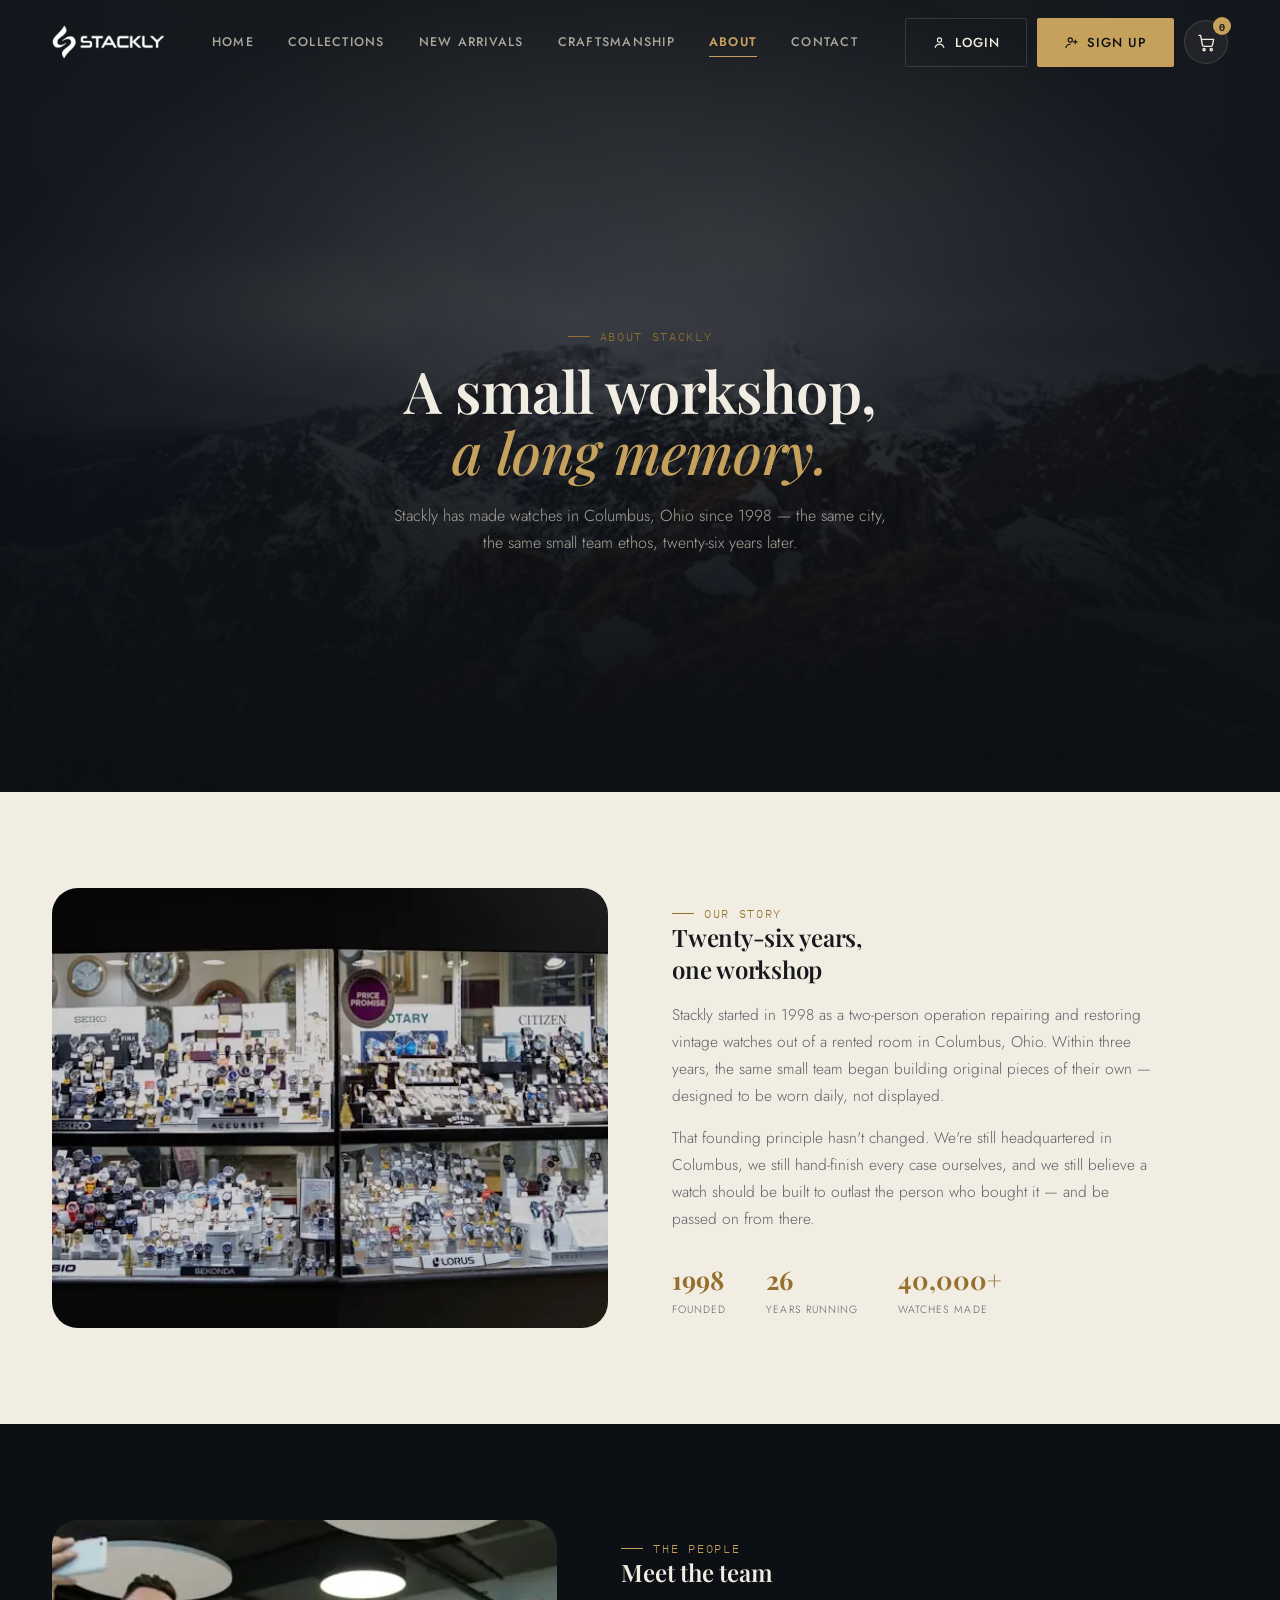
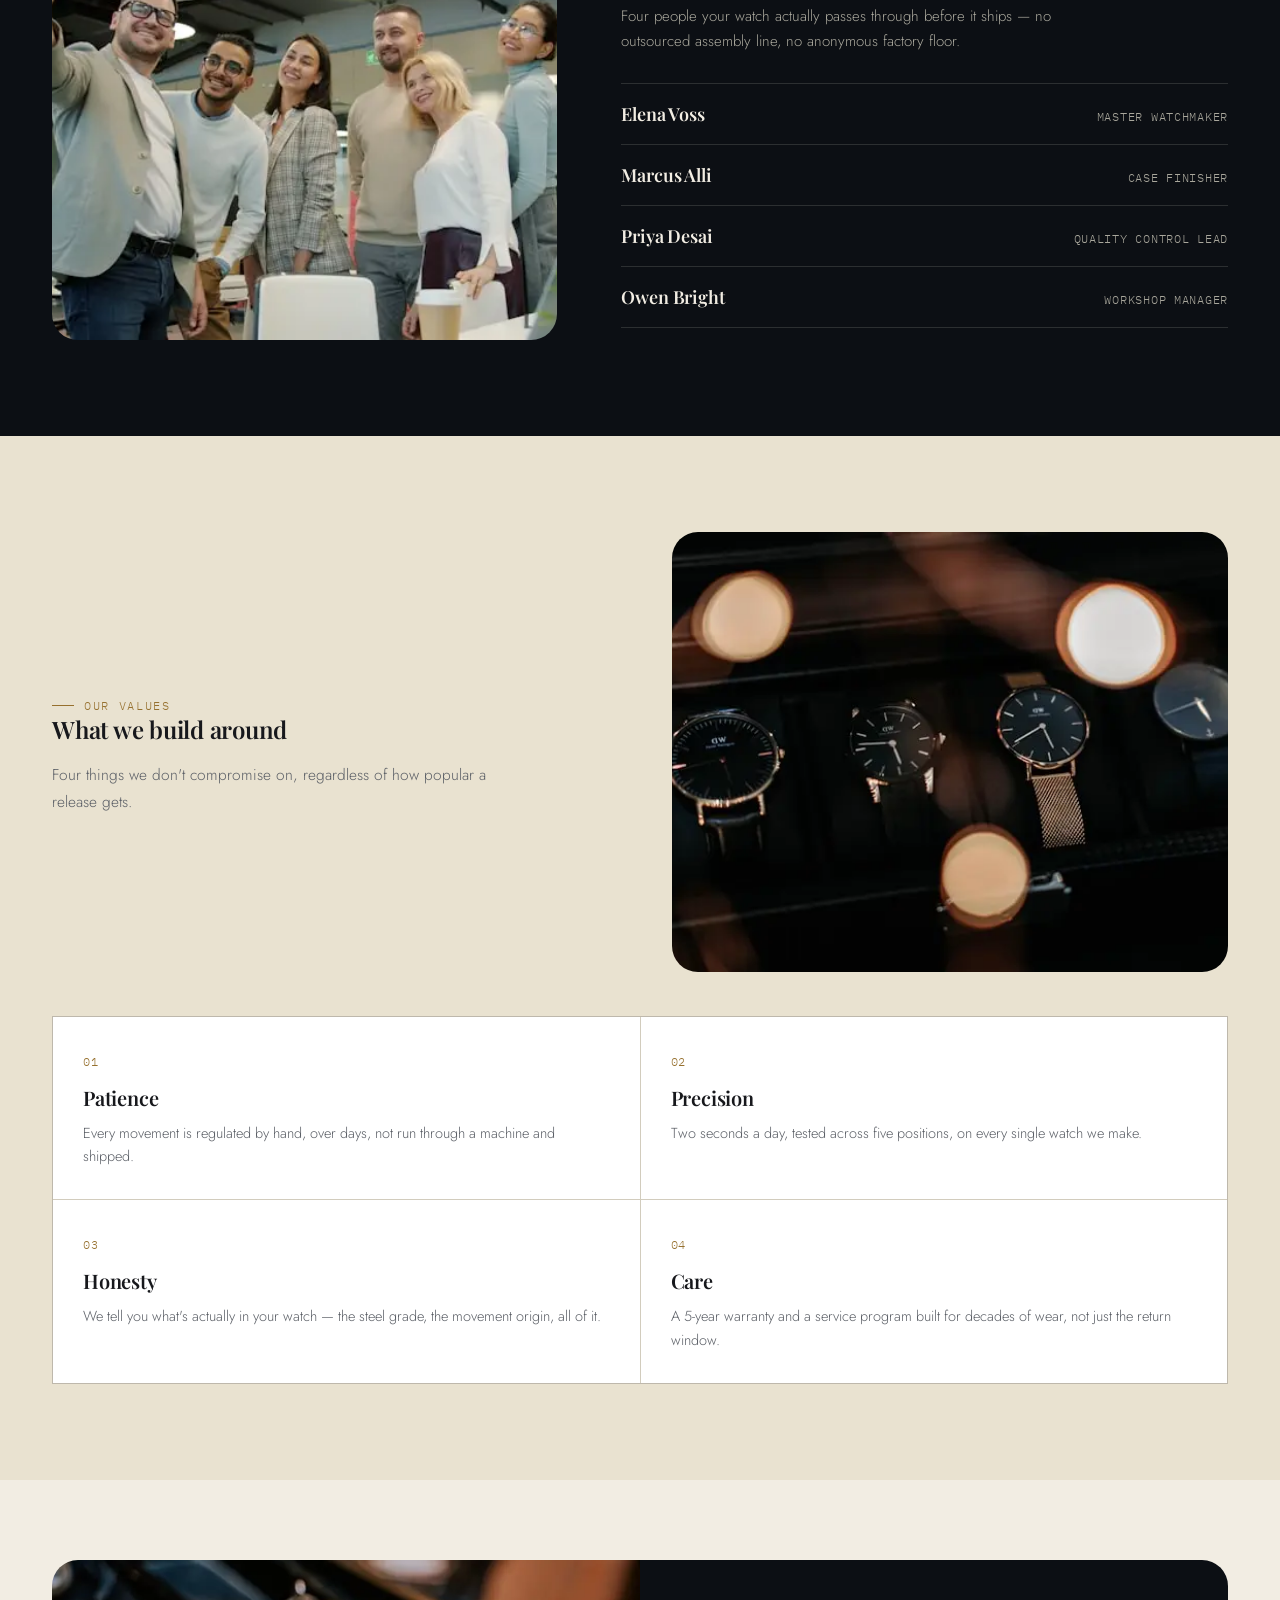
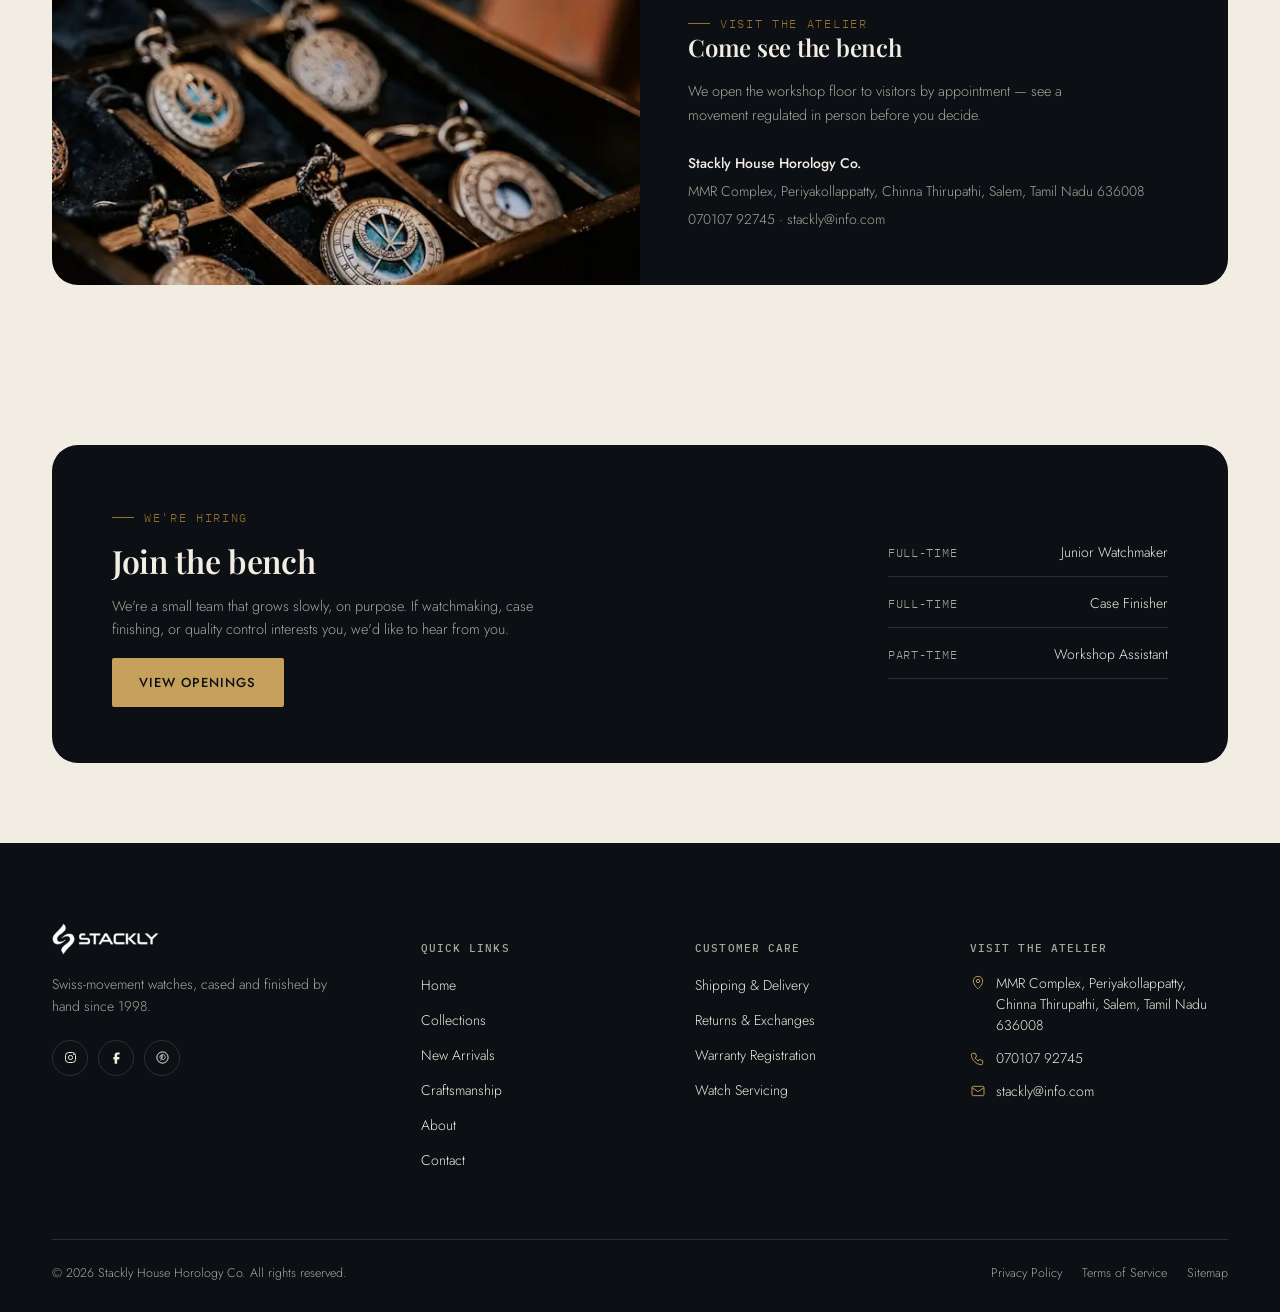
<file: html/about.html>
<!DOCTYPE html>
<html lang="en">
<head>
<meta charset="UTF-8">
<meta name="viewport" content="width=device-width, initial-scale=1.0">
<title>About | Stackly — Fine Timepieces</title>
<meta name="description" content="The Stackly story — a small watchmaking workshop in Columbus, Ohio, running since 1998.">
<link rel="stylesheet" href="../css/about.css">
</head>
<body class="hero-page">

<!-- ============ HEADER ============ -->
<header class="site-header">
  <div class="wrap">
    <a href="index.html" class="brand">
      <img src="../assets/Logo.webp" alt="Stackly" class="brand-logo">
    </a>

    <nav class="main-nav" aria-label="Primary">
      <a href="index.html">Home</a>
      <a href="collections.html">Collections</a>
      <a href="newarrivals.html">New Arrivals</a>
      <a href="craftsmanship.html">Craftsmanship</a>
      <a href="about.html" aria-current="page">About</a>
      <a href="contact.html">Contact</a>
    </nav>

    <div class="header-cta">
      <a href="login.html" class="btn btn-line btn-login">
        <svg viewBox="0 0 24 24" fill="none"><circle cx="12" cy="8" r="3.4" stroke="currentColor" stroke-width="1.7"/><path d="M5 20c1.3-3.6 4-5.4 7-5.4s5.7 1.8 7 5.4" stroke="currentColor" stroke-width="1.7" stroke-linecap="round"/></svg>
        Login
      </a>
      <a href="signup.html" class="btn btn-brass btn-signup">
        <svg viewBox="0 0 24 24" fill="none"><circle cx="10" cy="8" r="3.4" stroke="currentColor" stroke-width="1.7"/><path d="M3 20c1.2-3.4 3.7-5.1 7-5.1" stroke="currentColor" stroke-width="1.7" stroke-linecap="round"/><path d="M18 8v6M15 11h6" stroke="currentColor" stroke-width="1.7" stroke-linecap="round"/></svg>
        Sign Up
      </a>
      <button class="cart-btn" type="button" aria-label="View cart">
        <svg viewBox="0 0 24 24" fill="none" stroke="currentColor" stroke-width="1.7"><circle cx="9" cy="21" r="1.4"/><circle cx="18" cy="21" r="1.4"/><path d="M2.5 3h2l2.4 12.2a2 2 0 002 1.6h8.6a2 2 0 002-1.6L21 8H6" stroke-linecap="round" stroke-linejoin="round"/></svg>
        <span class="cart-count">0</span>
      </button>
      <button class="hamburger" aria-label="Open menu" aria-expanded="false" aria-controls="mobileNav">
        <span></span><span></span><span></span>
      </button>
    </div>
  </div>
</header>

<!-- ============ MOBILE NAV ============ -->
<nav class="mobile-nav" id="mobileNav" aria-label="Mobile">
  <div class="mobile-nav-head">
    <a href="index.html" class="brand">
      <img src="../assets/Logo.webp" alt="Stackly" class="brand-logo">
    </a>
    <button class="mobile-nav-close" aria-label="Close menu">
      <svg viewBox="0 0 24 24" fill="none"><path d="M6 6l12 12M18 6L6 18" stroke="currentColor" stroke-width="1.8" stroke-linecap="round"/></svg>
    </button>
  </div>

  <div class="mobile-nav-links">
    <a href="index.html">Home</a>
    <a href="collections.html">Collections</a>
    <a href="newarrivals.html">New Arrivals</a>
    <a href="craftsmanship.html">Craftsmanship</a>
    <a href="about.html" aria-current="page">About</a>
    <a href="contact.html">Contact</a>
  </div>

  <div class="mobile-nav-ctas">
    <a href="login.html" class="btn btn-line-ink">
      <svg viewBox="0 0 24 24" fill="none" width="16" height="16"><circle cx="12" cy="8" r="3.4" stroke="currentColor" stroke-width="1.7"/><path d="M5 20c1.3-3.6 4-5.4 7-5.4s5.7 1.8 7 5.4" stroke="currentColor" stroke-width="1.7" stroke-linecap="round"/></svg>
      Login
    </a>
    <a href="signup.html" class="btn btn-brass">
      <svg viewBox="0 0 24 24" fill="none" width="16" height="16"><circle cx="10" cy="8" r="3.4" stroke="currentColor" stroke-width="1.7"/><path d="M3 20c1.2-3.4 3.7-5.1 7-5.1" stroke="currentColor" stroke-width="1.7" stroke-linecap="round"/><path d="M18 8v6M15 11h6" stroke="currentColor" stroke-width="1.7" stroke-linecap="round"/></svg>
      Sign Up
    </a>
  </div>

  <div class="mobile-nav-foot">
    <a href="404.html">stackly@info.com</a>
    <a href="404.html">070107 92745</a>
  </div>
</nav>

<!-- ============ 1. HERO (image 1 of 5) ============ -->
<section class="about-hero">
  <div class="about-hero-bg" style="background-image:url('../assets/ab1.webp');"></div>
  <div class="wrap about-hero-inner">
    <div class="about-hero-content">
      <span class="eyebrow">About Stackly</span>
      <h1>A small workshop,<em>a long memory.</em></h1>
      <p>Stackly has made watches in Columbus, Ohio since 1998 — the same city, the same small team ethos, twenty-six years later.</p>
    </div>
  </div>
</section>

<!-- ============ 2. OUR STORY (image 2 of 5) ============ -->
<section class="section">
  <div class="wrap">
    <div class="split-panel">
      <div class="reveal">
        <img src="../assets/ab2.webp" alt="The original Stackly workshop bench in Columbus, Ohio">
      </div>
      <div class="split-copy reveal">
        <span class="eyebrow">Our Story</span>
        <h2>Twenty-six years,<br>one workshop</h2>
        <p>Stackly started in 1998 as a two-person operation repairing and restoring vintage watches out of a rented room in Columbus, Ohio. Within three years, the same small team began building original pieces of their own — designed to be worn daily, not displayed.</p>
        <p>That founding principle hasn't changed. We're still headquartered in Columbus, we still hand-finish every case ourselves, and we still believe a watch should be built to outlast the person who bought it — and be passed on from there.</p>
        <div class="split-stats">
          <div><strong>1998</strong><span>Founded</span></div>
          <div><strong>26</strong><span>Years Running</span></div>
          <div><strong>40,000+</strong><span>Watches Made</span></div>
        </div>
      </div>
    </div>
  </div>
</section>

<!-- ============ 3. MEET THE TEAM (image 3 of 5) ============ -->
<section class="section on-ink">
  <div class="wrap">
    <div class="team-content">
      <div class="reveal">
        <img src="../assets/ab3.webp" alt="The Stackly workshop team at the bench in Columbus">
      </div>
      <div class="reveal">
        <span class="eyebrow">The People</span>
        <h2>Meet the team</h2>
        <p style="margin-top:16px; color:var(--text-on-ink-muted); font-size:15px; line-height:1.65; max-width:440px;">Four people your watch actually passes through before it ships — no outsourced assembly line, no anonymous factory floor.</p>
        <div class="team-list" style="margin-top:30px;">
          <div class="team-row"><h4>Elena Voss</h4><span>Master Watchmaker</span></div>
          <div class="team-row"><h4>Marcus Alli</h4><span>Case Finisher</span></div>
          <div class="team-row"><h4>Priya Desai</h4><span>Quality Control Lead</span></div>
          <div class="team-row"><h4>Owen Bright</h4><span>Workshop Manager</span></div>
        </div>
      </div>
    </div>
  </div>
</section>

<!-- ============ 4. OUR VALUES (image 4 of 5, alongside text) ============ -->
<section class="section on-paper-soft">
  <div class="wrap">
    <div class="split-panel">
      <div class="split-copy reveal">
        <span class="eyebrow">Our Values</span>
        <h2>What we build around</h2>
        <p>Four things we don't compromise on, regardless of how popular a release gets.</p>
      </div>
      <div class="reveal">
        <img src="../assets/ab4.webp" alt="Close-up of a watchmaker's hands working carefully at the bench">
      </div>
    </div>

    <div class="values-list reveal" style="margin-top:44px;">
      <div class="value-row">
        <span class="num">01</span>
        <h3>Patience</h3>
        <p>Every movement is regulated by hand, over days, not run through a machine and shipped.</p>
      </div>
      <div class="value-row">
        <span class="num">02</span>
        <h3>Precision</h3>
        <p>Two seconds a day, tested across five positions, on every single watch we make.</p>
      </div>
      <div class="value-row">
        <span class="num">03</span>
        <h3>Honesty</h3>
        <p>We tell you what's actually in your watch — the steel grade, the movement origin, all of it.</p>
      </div>
      <div class="value-row">
        <span class="num">04</span>
        <h3>Care</h3>
        <p>A 5-year warranty and a service program built for decades of wear, not just the return window.</p>
      </div>
    </div>
  </div>
</section>

<!-- ============ 5. VISIT & NEWSLETTER (image 5 of 5) ============ -->
<section class="section-tight">
  <div class="wrap">
    <div class="visit-panel reveal">
      <div class="visit-media">
        <img src="../assets/ab5.webp" alt="The Stackly atelier storefront in Columbus, Ohio">
      </div>
      <div class="visit-copy">
        <span class="eyebrow">Visit The Atelier</span>
        <h2>Come see the bench</h2>
        <p>We open the workshop floor to visitors by appointment — see a movement regulated in person before you decide.</p>
        <div class="visit-address">
          <strong>Stackly House Horology Co.</strong>
          <span>MMR Complex, Periyakollappatty, Chinna Thirupathi, Salem, Tamil Nadu 636008</span>
          <span>070107 92745 · stackly@info.com</span>
        </div>
      </div>
    </div>
  </div>
</section>

<!-- ============ 6. WE'RE HIRING (new section) ============ -->
<section class="section-tight">
  <div class="wrap">
    <div class="careers-band reveal">
      <div class="careers-copy">
        <span class="eyebrow">We're Hiring</span>
        <h2>Join the bench</h2>
        <p>We're a small team that grows slowly, on purpose. If watchmaking, case finishing, or quality control interests you, we'd like to hear from you.</p>
        <a href="404.html" class="btn btn-brass careers-cta">View Openings</a>
      </div>
      <div class="careers-roles">
        <div class="careers-role"><span>Full-Time</span>Junior Watchmaker</div>
        <div class="careers-role"><span>Full-Time</span>Case Finisher</div>
        <div class="careers-role"><span>Part-Time</span>Workshop Assistant</div>
      </div>
    </div>
  </div>
</section>

<!-- ============ FOOTER ============ -->
<footer class="site-footer">
  <div class="wrap">
    <div class="footer-top">
      <div class="footer-brand">
        <a href="index.html" class="brand">
          <img src="../assets/Logo.webp" alt="Stackly" class="brand-logo">
        </a>
        <p>Swiss-movement watches, cased and finished by hand since 1998.</p>
        <div class="footer-social">
          <a href="404.html" aria-label="Instagram"><svg viewBox="0 0 24 24" fill="none"><rect x="4" y="4" width="16" height="16" rx="5" stroke="currentColor" stroke-width="1.6"/><circle cx="12" cy="12" r="3.4" stroke="currentColor" stroke-width="1.6"/><circle cx="17" cy="7" r="1" fill="currentColor"/></svg></a>
          <a href="404.html" aria-label="Facebook"><svg viewBox="0 0 24 24" fill="none"><path d="M15 4h-2a4 4 0 00-4 4v3H7v4h2v7h4v-7h3l1-4h-4V8a1 1 0 011-1h3V4z" fill="currentColor"/></svg></a>
          <a href="404.html" aria-label="Pinterest"><svg viewBox="0 0 24 24" fill="none"><circle cx="12" cy="12" r="9" stroke="currentColor" stroke-width="1.6"/><path d="M9 17c1-3 1.5-5 1.5-5S10 10.5 10 9.5c0-1.5 2-1.7 2-.2 0 1-1 2.5-1 4 0 1.4 1 2.2 2 2.2 2 0 3.3-2.2 3.3-4.6 0-2-1.4-3.6-3.9-3.6-2.8 0-4.5 2-4.5 4.2 0 .8.3 1.6.7 2" stroke="currentColor" stroke-width="1.2"/></svg></a>
        </div>
      </div>

      <div class="footer-col">
        <h5>Quick Links</h5>
        <ul>
          <li><a href="index.html">Home</a></li>
          <li><a href="collections.html">Collections</a></li>
          <li><a href="newarrivals.html">New Arrivals</a></li>
          <li><a href="craftsmanship.html">Craftsmanship</a></li>
          <li><a href="about.html">About</a></li>
          <li><a href="contact.html">Contact</a></li>
        </ul>
      </div>

      <div class="footer-col">
        <h5>Customer Care</h5>
        <ul>
          <li><a href="404.html">Shipping &amp; Delivery</a></li>
          <li><a href="404.html">Returns &amp; Exchanges</a></li>
          <li><a href="404.html">Warranty Registration</a></li>
          <li><a href="404.html">Watch Servicing</a></li>
        </ul>
      </div>

      <div class="footer-col">
        <h5>Visit the Atelier</h5>
        <ul class="footer-contact">
          <li><svg viewBox="0 0 24 24" fill="none" stroke="currentColor" stroke-width="1.4"><path d="M12 21s7-6.5 7-12a7 7 0 10-14 0c0 5.5 7 12 7 12z"/><circle cx="12" cy="9" r="2.5"/></svg> <a href="404.html" target="_blank" rel="noopener">MMR Complex, Periyakollappatty, Chinna Thirupathi, Salem, Tamil Nadu 636008</a></li>
          <li><svg viewBox="0 0 24 24" fill="none" stroke="currentColor" stroke-width="1.4"><path d="M4 5h4l2 5-2.5 1.5a11 11 0 005 5L14 14l5 2v4a2 2 0 01-2 2C9.6 22 2 14.4 2 7a2 2 0 012-2z"/></svg> <a href="404.html">070107 92745</a></li>
          <li><svg viewBox="0 0 24 24" fill="none" stroke="currentColor" stroke-width="1.4"><rect x="3" y="5" width="18" height="14" rx="2"/><path d="M3 7l9 6 9-6"/></svg> <a href="404.html">stackly@info.com</a></li>
        </ul>
      </div>
    </div>

    <div class="footer-bottom">
      <span>© 2026 Stackly House Horology Co. All rights reserved.</span>
      <div class="footer-bottom-links">
        <a href="404.html">Privacy Policy</a>
        <a href="404.html">Terms of Service</a>
        <a href="404.html">Sitemap</a>
      </div>
    </div>
  </div>
</footer>

<script>
/* =========================================================
   STACKLY — About page script (self-contained)
   ========================================================= */
(function () {
  var header        = document.querySelector('.site-header');
  var hamburger      = document.querySelector('.hamburger');
  var mobileNav       = document.getElementById('mobileNav');
  var mobileNavClose  = document.querySelector('.mobile-nav-close');

  function onScroll() {
    if (!header) return;
    if (window.scrollY > 8) header.classList.add('is-scrolled');
    else header.classList.remove('is-scrolled');
  }
  window.addEventListener('scroll', onScroll, { passive: true });
  onScroll();

  if (hamburger && mobileNav) {
    var scrollY = 0;

    var openNav = function () {
      scrollY = window.scrollY;
      mobileNav.classList.add('is-open');
      hamburger.classList.add('is-open');
      hamburger.setAttribute('aria-expanded', 'true');
      hamburger.setAttribute('aria-label', 'Close menu');
      document.body.classList.add('nav-open');
      document.body.style.position = 'fixed';
      document.body.style.top = -scrollY + 'px';
      document.body.style.width = '100%';
    };

    var closeNav = function () {
      mobileNav.classList.remove('is-open');
      hamburger.classList.remove('is-open');
      hamburger.setAttribute('aria-expanded', 'false');
      hamburger.setAttribute('aria-label', 'Open menu');
      document.body.classList.remove('nav-open');
      document.body.style.position = '';
      document.body.style.top = '';
      document.body.style.width = '';
      /* FIX: force an instant (non-smooth) jump back to the saved
         scroll position.
         Passing { behavior: 'auto' } to scrollTo() is NOT enough on
         its own — some mobile browsers (notably iOS Safari) let the
         page's CSS `scroll-behavior: smooth` (set on <html>) override
         that per-call option, so the restore still animates visibly
         from the top down to scrollY. To guarantee an instant jump we
         disable scroll-behavior directly on the element for this one
         operation, then restore whatever it was straight after. */
      var htmlEl = document.documentElement;
      var prevScrollBehavior = htmlEl.style.scrollBehavior;
      htmlEl.style.scrollBehavior = 'auto';
      window.scrollTo(0, scrollY);
      htmlEl.style.scrollBehavior = prevScrollBehavior || '';
    };

    hamburger.addEventListener('click', function () {
      if (mobileNav.classList.contains('is-open')) closeNav();
      else openNav();
    });

    if (mobileNavClose) mobileNavClose.addEventListener('click', closeNav);

    mobileNav.querySelectorAll('a').forEach(function (link) {
      link.addEventListener('click', closeNav);
    });

    document.addEventListener('keydown', function (e) {
      if (e.key === 'Escape' && mobileNav.classList.contains('is-open')) closeNav();
    });

    window.addEventListener('resize', function () {
      if (window.innerWidth > 900 && mobileNav.classList.contains('is-open')) closeNav();
    });
  }

  var cartBtn = document.querySelector('.cart-btn');
  if (cartBtn) {
    cartBtn.addEventListener('click', function () {
      window.location.href = '404.html';
    });
  }

  var revealEls = document.querySelectorAll('.reveal');
  if (revealEls.length) {
    if ('IntersectionObserver' in window) {
      var revealObserver = new IntersectionObserver(function (entries) {
        entries.forEach(function (entry) {
          if (entry.isIntersecting) {
            entry.target.classList.add('is-visible');
            revealObserver.unobserve(entry.target);
          }
        });
      }, { threshold: 0.15, rootMargin: '0px 0px -40px 0px' });
      revealEls.forEach(function (el) { revealObserver.observe(el); });
    } else {
      revealEls.forEach(function (el) { el.classList.add('is-visible'); });
    }
  }
})();
</script>
</body>
</html>
</file>
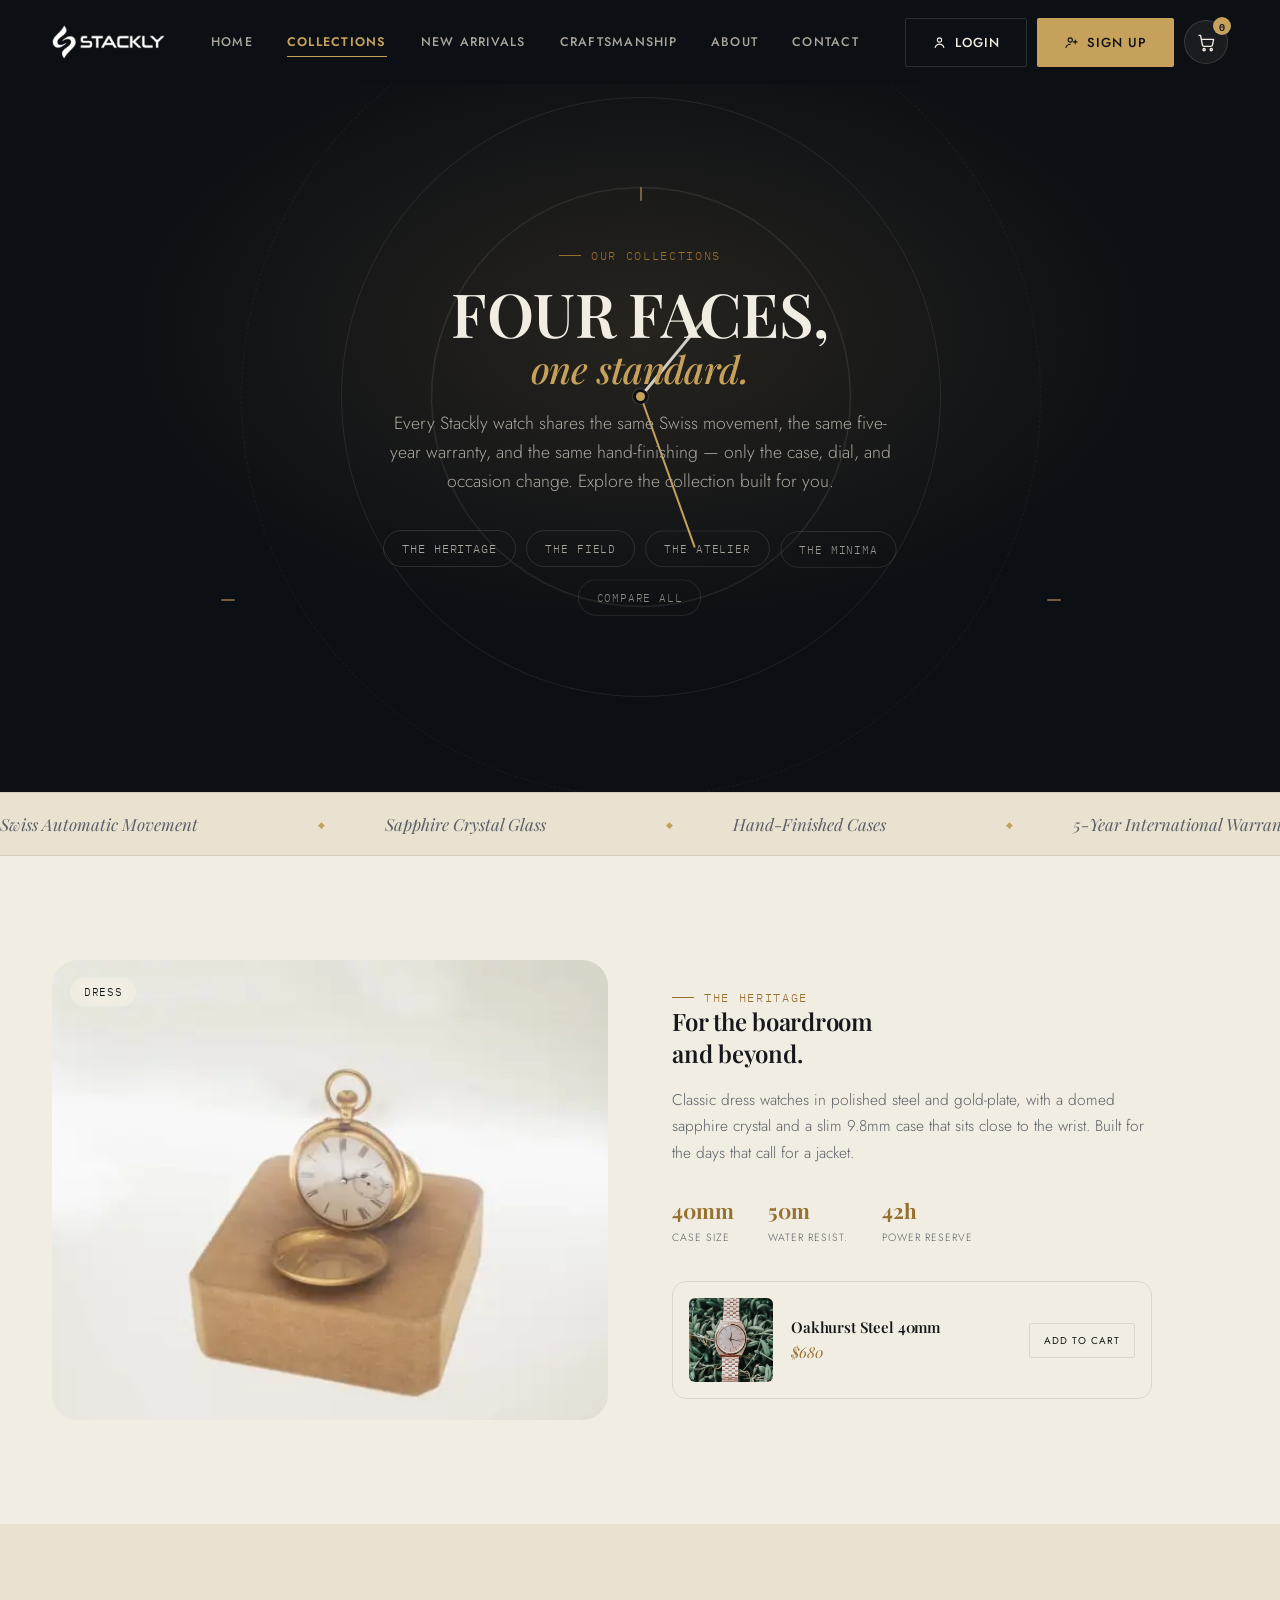
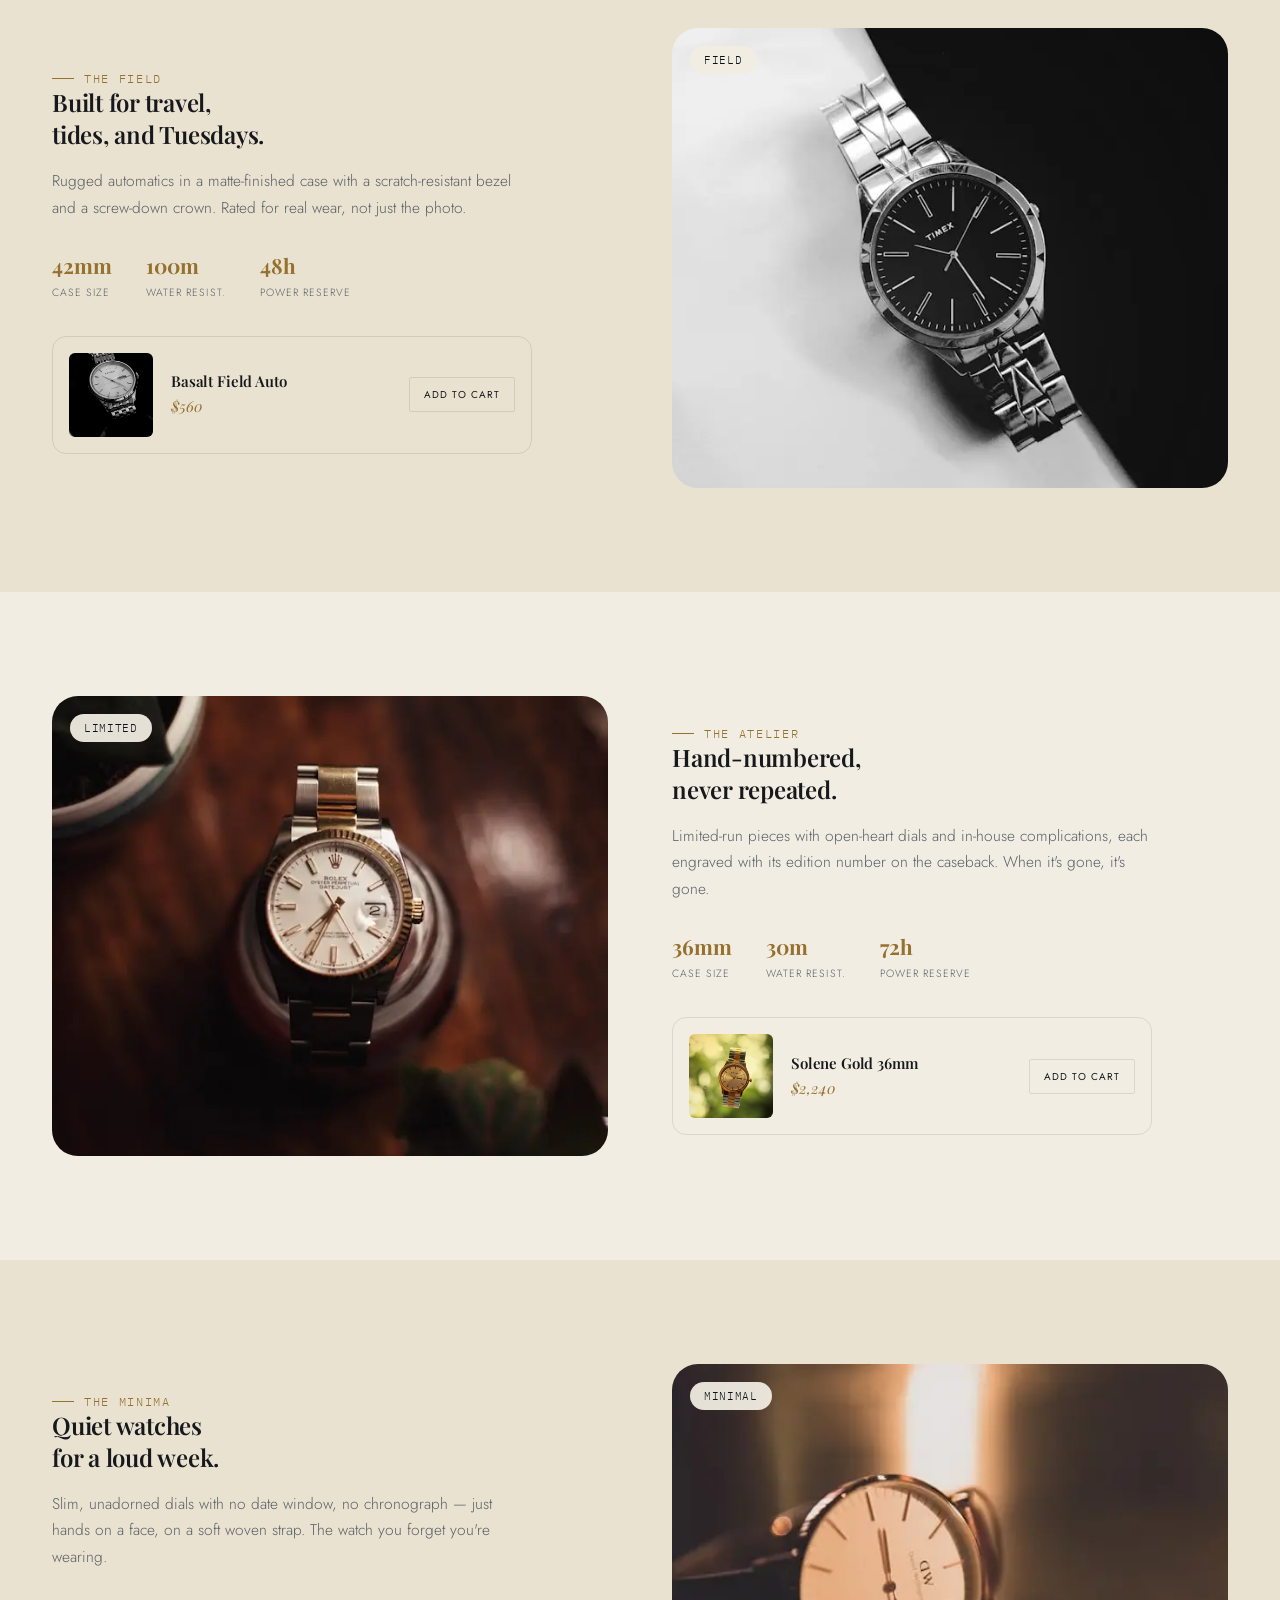
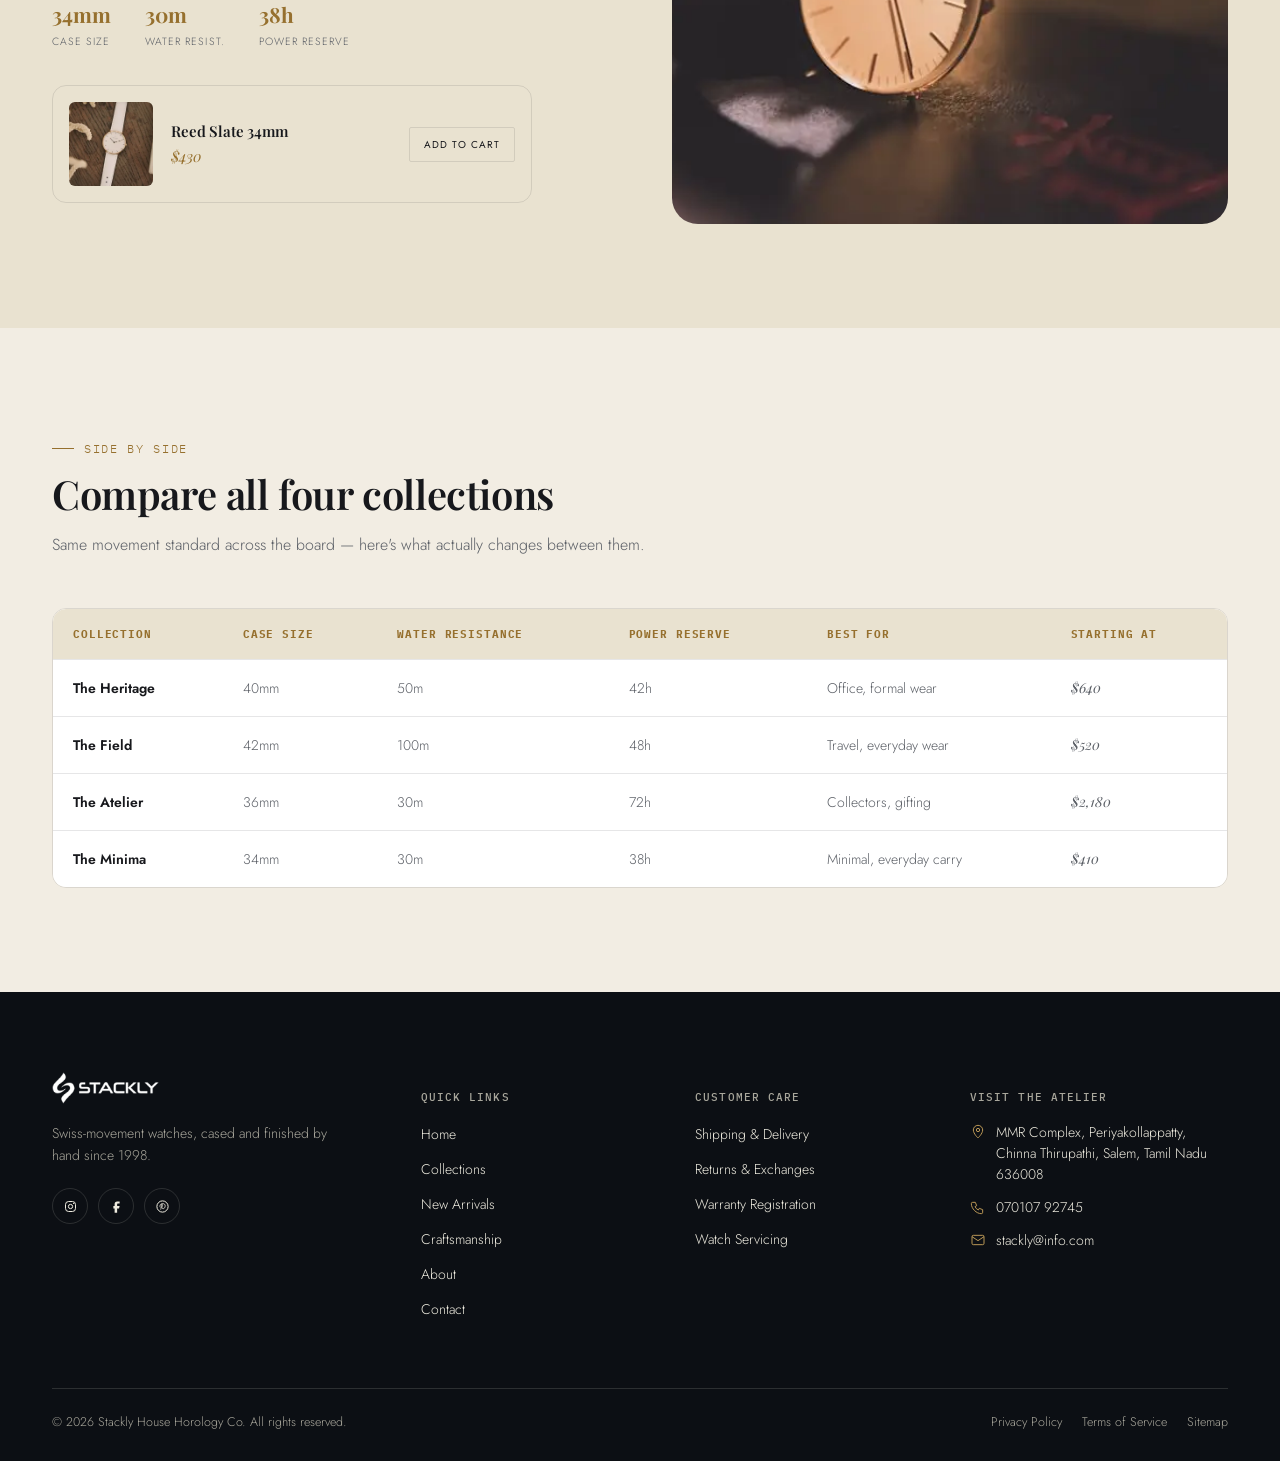
<file: html/collections.html>
<!DOCTYPE html>
<html lang="en">
<head>
<meta charset="UTF-8">
<meta name="viewport" content="width=device-width, initial-scale=1.0">
<title>Collections | Stackly — Fine Timepieces</title>
<meta name="description" content="Explore all four Stackly collections — Heritage, Field, Atelier, and Minima — Swiss-movement watches hand-cased in Columbus, Ohio since 1998.">
<link rel="stylesheet" href="../css/collections.css">
</head>
<body class="hero-page">

<!-- ============ HEADER ============ -->
<header class="site-header">
  <div class="wrap">
    <a href="index.html" class="brand">
      <img src="../assets/Logo.webp" alt="Stackly" class="brand-logo">
    </a>

    <nav class="main-nav" aria-label="Primary">
      <a href="index.html">Home</a>
      <a href="collections.html" aria-current="page">Collections</a>
      <a href="new arrivals.html">New Arrivals</a>
      <a href="craftsmanship.html">Craftsmanship</a>
      <a href="about.html">About</a>
      <a href="contact.html">Contact</a>
    </nav>

    <div class="header-cta">
      <a href="login.html" class="btn btn-line btn-login">
        <svg viewBox="0 0 24 24" fill="none"><circle cx="12" cy="8" r="3.4" stroke="currentColor" stroke-width="1.7"/><path d="M5 20c1.3-3.6 4-5.4 7-5.4s5.7 1.8 7 5.4" stroke="currentColor" stroke-width="1.7" stroke-linecap="round"/></svg>
        Login
      </a>
      <a href="signup.html" class="btn btn-brass btn-signup">
        <svg viewBox="0 0 24 24" fill="none"><circle cx="10" cy="8" r="3.4" stroke="currentColor" stroke-width="1.7"/><path d="M3 20c1.2-3.4 3.7-5.1 7-5.1" stroke="currentColor" stroke-width="1.7" stroke-linecap="round"/><path d="M18 8v6M15 11h6" stroke="currentColor" stroke-width="1.7" stroke-linecap="round"/></svg>
        Sign Up
      </a>
      <button class="cart-btn" type="button" aria-label="View cart">
        <svg viewBox="0 0 24 24" fill="none" stroke="currentColor" stroke-width="1.7"><circle cx="9" cy="21" r="1.4"/><circle cx="18" cy="21" r="1.4"/><path d="M2.5 3h2l2.4 12.2a2 2 0 002 1.6h8.6a2 2 0 002-1.6L21 8H6" stroke-linecap="round" stroke-linejoin="round"/></svg>
        <span class="cart-count">0</span>
      </button>
      <button class="hamburger" aria-label="Open menu" aria-expanded="false" aria-controls="mobileNav">
        <span></span><span></span><span></span>
      </button>
    </div>
  </div>
</header>

<!-- ============ MOBILE NAV ============ -->
<nav class="mobile-nav" id="mobileNav" aria-label="Mobile">
  <div class="mobile-nav-head">
    <a href="index.html" class="brand">
      <img src="../assets/Logo.webp" alt="Stackly" class="brand-logo">
    </a>
    <button class="mobile-nav-close" aria-label="Close menu">
      <svg viewBox="0 0 24 24" fill="none"><path d="M6 6l12 12M18 6L6 18" stroke="currentColor" stroke-width="1.8" stroke-linecap="round"/></svg>
    </button>
  </div>

  <div class="mobile-nav-links">
    <a href="index.html">Home</a>
    <a href="collections.html" aria-current="page">Collections</a>
    <a href="new arrivals.html">New Arrivals</a>
    <a href="craftsmanship.html">Craftsmanship</a>
    <a href="about.html">About</a>
    <a href="contact.html">Contact</a>
  </div>

  <div class="mobile-nav-ctas">
    <a href="login.html" class="btn btn-line-ink">
      <svg viewBox="0 0 24 24" fill="none" width="16" height="16"><circle cx="12" cy="8" r="3.4" stroke="currentColor" stroke-width="1.7"/><path d="M5 20c1.3-3.6 4-5.4 7-5.4s5.7 1.8 7 5.4" stroke="currentColor" stroke-width="1.7" stroke-linecap="round"/></svg>
      Login
    </a>
    <a href="signup.html" class="btn btn-brass">
      <svg viewBox="0 0 24 24" fill="none" width="16" height="16"><circle cx="10" cy="8" r="3.4" stroke="currentColor" stroke-width="1.7"/><path d="M3 20c1.2-3.4 3.7-5.1 7-5.1" stroke="currentColor" stroke-width="1.7" stroke-linecap="round"/><path d="M18 8v6M15 11h6" stroke="currentColor" stroke-width="1.7" stroke-linecap="round"/></svg>
      Sign Up
    </a>
  </div>

  <div class="mobile-nav-foot">
    <a href="404.html">stackly@info.com</a>
    <a href="404.html">070107 92745</a>
  </div>
</nav>

<!-- ============ 1. PAGE HERO (no photo — centered, GSAP watch-hand signature) ============ -->
<section class="page-hero" id="top">

  <!-- Decorative dial: concentric rings + a slow-sweeping hand, standing in for
       a photo. Purely ambient, aria-hidden, echoes the product itself. -->
  <div class="hero-dial" aria-hidden="true">
    <span class="hero-ring hero-ring--1"></span>
    <span class="hero-ring hero-ring--2"></span>
    <span class="hero-ring hero-ring--3"></span>
    <span class="hero-tick hero-tick--12"></span>
    <span class="hero-tick hero-tick--3"></span>
    <span class="hero-tick hero-tick--6"></span>
    <span class="hero-tick hero-tick--9"></span>
    <span class="hero-hand hero-hand--hour"></span>
    <span class="hero-hand hero-hand--minute"></span>
    <span class="hero-pivot"></span>
  </div>

  <div class="wrap page-hero-inner">
    <div class="page-hero-content">
      <span class="eyebrow hero-anim" data-hero="eyebrow">Our Collections</span>
      <h1 class="hero-heading">
        <span class="hero-line hero-anim" data-hero="line">Four faces,</span>
        <span class="hero-line hero-line--accent hero-anim" data-hero="line"><em>one standard.</em></span>
      </h1>
      <p class="hero-anim" data-hero="copy">Every Stackly watch shares the same Swiss movement, the same five-year warranty, and the same hand-finishing — only the case, dial, and occasion change. Explore the collection built for you.</p>
      <div class="jump-pills hero-anim" data-hero="pills">
        <a href="new arrivals.html" class="jump-pill">The Heritage</a>
        <a href="new arrivals.html" class="jump-pill">The Field</a>
        <a href="new arrivals.html" class="jump-pill">The Atelier</a>
        <a href="new arrivals.html" class="jump-pill">The Minima</a>
        <a href="new arrivals.html" class="jump-pill">Compare All</a>
      </div>
    </div>
  </div>

  
</section>

<!-- ============ 2. MARQUEE ============ -->
<div class="marquee-strip">
  <div class="marquee-track">
    <span>Swiss Automatic Movement</span>
    <span>Sapphire Crystal Glass</span>
    <span>Hand-Finished Cases</span>
    <span>5-Year International Warranty</span>
    <span>Free Engraving on Every Order</span>
    <span>Swiss Automatic Movement</span>
    <span>Sapphire Crystal Glass</span>
    <span>Hand-Finished Cases</span>
    <span>5-Year International Warranty</span>
    <span>Free Engraving on Every Order</span>
  </div>
</div>

<!-- ============ 3. THE HERITAGE ============ -->
<section class="section" id="heritage">
  <div class="wrap">
    <div class="collection-detail">
      <div class="cd-media reveal">
        <span class="cd-tag">Dress</span>
        <img src="../assets/in2.webp" alt="The Heritage collection, polished steel dress watch on a wrist">
      </div>
      <div class="cd-copy reveal">
        <span class="eyebrow">The Heritage</span>
        <h2>For the boardroom<br>and beyond.</h2>
        <p>Classic dress watches in polished steel and gold-plate, with a domed sapphire crystal and a slim 9.8mm case that sits close to the wrist. Built for the days that call for a jacket.</p>
        <div class="cd-specs">
          <div><strong>40mm</strong><span>Case Size</span></div>
          <div><strong>50m</strong><span>Water Resist.</span></div>
          <div><strong>42h</strong><span>Power Reserve</span></div>
        </div>
        <div class="cd-product">
          <div class="cd-product-face"><img src="../assets/in6.webp" alt="Oakhurst Steel 40mm watch"></div>
          <div class="cd-product-info">
            <h4>Oakhurst Steel 40mm</h4>
            <span class="cd-product-price">$680</span>
          </div>
          <button class="cd-product-cart" type="button">Add to Cart</button>
        </div>
      </div>
    </div>
  </div>
</section>

<!-- ============ 4. THE FIELD ============ -->
<section class="section on-paper-soft" id="field">
  <div class="wrap">
    <div class="collection-detail is-reverse">
      <div class="cd-media reveal">
        <span class="cd-tag">Field</span>
        <img src="../assets/in3.webp" alt="The Field collection, rugged matte-case automatic watch outdoors">
      </div>
      <div class="cd-copy reveal">
        <span class="eyebrow">The Field</span>
        <h2>Built for travel,<br>tides, and Tuesdays.</h2>
        <p>Rugged automatics in a matte-finished case with a scratch-resistant bezel and a screw-down crown. Rated for real wear, not just the photo.</p>
        <div class="cd-specs">
          <div><strong>42mm</strong><span>Case Size</span></div>
          <div><strong>100m</strong><span>Water Resist.</span></div>
          <div><strong>48h</strong><span>Power Reserve</span></div>
        </div>
        <div class="cd-product">
          <div class="cd-product-face"><img src="../assets/in8.webp" alt="Basalt Field Automatic watch"></div>
          <div class="cd-product-info">
            <h4>Basalt Field Auto</h4>
            <span class="cd-product-price">$560</span>
          </div>
          <button class="cd-product-cart" type="button">Add to Cart</button>
        </div>
      </div>
    </div>
  </div>
</section>

<!-- ============ 5. THE ATELIER ============ -->
<section class="section" id="atelier">
  <div class="wrap">
    <div class="collection-detail">
      <div class="cd-media reveal">
        <span class="cd-tag">Limited</span>
        <img src="../assets/in4.webp" alt="The Atelier limited-run watch with open-heart dial">
      </div>
      <div class="cd-copy reveal">
        <span class="eyebrow">The Atelier</span>
        <h2>Hand-numbered,<br>never repeated.</h2>
        <p>Limited-run pieces with open-heart dials and in-house complications, each engraved with its edition number on the caseback. When it's gone, it's gone.</p>
        <div class="cd-specs">
          <div><strong>36mm</strong><span>Case Size</span></div>
          <div><strong>30m</strong><span>Water Resist.</span></div>
          <div><strong>72h</strong><span>Power Reserve</span></div>
        </div>
        <div class="cd-product">
          <div class="cd-product-face"><img src="../assets/in7.webp" alt="Solene Gold 36mm watch"></div>
          <div class="cd-product-info">
            <h4>Solene Gold 36mm</h4>
            <span class="cd-product-price">$2,240</span>
          </div>
          <button class="cd-product-cart" type="button">Add to Cart</button>
        </div>
      </div>
    </div>
  </div>
</section>

<!-- ============ 6. THE MINIMA ============ -->
<section class="section on-paper-soft" id="minima">
  <div class="wrap">
    <div class="collection-detail is-reverse">
      <div class="cd-media reveal">
        <span class="cd-tag">Minimal</span>
        <img src="../assets/in5.webp" alt="The Minima slim watch on a woven strap">
      </div>
      <div class="cd-copy reveal">
        <span class="eyebrow">The Minima</span>
        <h2>Quiet watches<br>for a loud week.</h2>
        <p>Slim, unadorned dials with no date window, no chronograph — just hands on a face, on a soft woven strap. The watch you forget you're wearing.</p>
        <div class="cd-specs">
          <div><strong>34mm</strong><span>Case Size</span></div>
          <div><strong>30m</strong><span>Water Resist.</span></div>
          <div><strong>38h</strong><span>Power Reserve</span></div>
        </div>
        <div class="cd-product">
          <div class="cd-product-face"><img src="../assets/in9.webp" alt="Reed Slate 34mm watch"></div>
          <div class="cd-product-info">
            <h4>Reed Slate 34mm</h4>
            <span class="cd-product-price">$430</span>
          </div>
          <button class="cd-product-cart" type="button">Add to Cart</button>
        </div>
      </div>
    </div>
  </div>
</section>

<!-- ============ 7. COMPARE ALL ============ -->
<section class="section" id="compare">
  <div class="wrap">
    <div class="section-head reveal">
      <span class="eyebrow">Side by Side</span>
      <h2>Compare all four collections</h2>
      <p>Same movement standard across the board — here's what actually changes between them.</p>
    </div>

    <div class="compare-wrap reveal">
      <table class="compare-table">
        <thead>
          <tr>
            <th>Collection</th>
            <th>Case Size</th>
            <th>Water Resistance</th>
            <th>Power Reserve</th>
            <th>Best For</th>
            <th>Starting At</th>
          </tr>
        </thead>
        <tbody>
          <tr>
            <th scope="row">The Heritage</th>
            <td>40mm</td>
            <td>50m</td>
            <td>42h</td>
            <td>Office, formal wear</td>
            <td class="compare-price">$640</td>
          </tr>
          <tr>
            <th scope="row">The Field</th>
            <td>42mm</td>
            <td>100m</td>
            <td>48h</td>
            <td>Travel, everyday wear</td>
            <td class="compare-price">$520</td>
          </tr>
          <tr>
            <th scope="row">The Atelier</th>
            <td>36mm</td>
            <td>30m</td>
            <td>72h</td>
            <td>Collectors, gifting</td>
            <td class="compare-price">$2,180</td>
          </tr>
          <tr>
            <th scope="row">The Minima</th>
            <td>34mm</td>
            <td>30m</td>
            <td>38h</td>
            <td>Minimal, everyday carry</td>
            <td class="compare-price">$410</td>
          </tr>
        </tbody>
      </table>
    </div>
  </div>
</section>

<!-- ============ FOOTER ============ -->
<footer class="site-footer">
  <div class="wrap">
    <div class="footer-top">
      <div class="footer-brand">
        <a href="index.html" class="brand">
          <img src="../assets/Logo.webp" alt="Stackly" class="brand-logo">
        </a>
        <p>Swiss-movement watches, cased and finished by hand since 1998.</p>
        <div class="footer-social">
          <a href="404.html" aria-label="Instagram"><svg viewBox="0 0 24 24" fill="none"><rect x="4" y="4" width="16" height="16" rx="5" stroke="currentColor" stroke-width="1.6"/><circle cx="12" cy="12" r="3.4" stroke="currentColor" stroke-width="1.6"/><circle cx="17" cy="7" r="1" fill="currentColor"/></svg></a>
          <a href="404.html" aria-label="Facebook"><svg viewBox="0 0 24 24" fill="none"><path d="M15 4h-2a4 4 0 00-4 4v3H7v4h2v7h4v-7h3l1-4h-4V8a1 1 0 011-1h3V4z" fill="currentColor"/></svg></a>
          <a href="404.html" aria-label="Pinterest"><svg viewBox="0 0 24 24" fill="none"><circle cx="12" cy="12" r="9" stroke="currentColor" stroke-width="1.6"/><path d="M9 17c1-3 1.5-5 1.5-5S10 10.5 10 9.5c0-1.5 2-1.7 2-.2 0 1-1 2.5-1 4 0 1.4 1 2.2 2 2.2 2 0 3.3-2.2 3.3-4.6 0-2-1.4-3.6-3.9-3.6-2.8 0-4.5 2-4.5 4.2 0 .8.3 1.6.7 2" stroke="currentColor" stroke-width="1.2"/></svg></a>
        </div>
      </div>

      <div class="footer-col">
        <h5>Quick Links</h5>
        <ul>
          <li><a href="index.html">Home</a></li>
          <li><a href="collections.html">Collections</a></li>
          <li><a href="new arrivals.html">New Arrivals</a></li>
          <li><a href="craftsmanship.html">Craftsmanship</a></li>
          <li><a href="about.html">About</a></li>
          <li><a href="contact.html">Contact</a></li>
        </ul>
      </div>

      <div class="footer-col">
        <h5>Customer Care</h5>
        <ul>
          <li><a href="404.html">Shipping &amp; Delivery</a></li>
          <li><a href="404.html">Returns &amp; Exchanges</a></li>
          <li><a href="404.html">Warranty Registration</a></li>
          <li><a href="404.html">Watch Servicing</a></li>
        </ul>
      </div>

      <div class="footer-col">
        <h5>Visit the Atelier</h5>
        <ul class="footer-contact">
          <li><svg viewBox="0 0 24 24" fill="none" stroke="currentColor" stroke-width="1.4"><path d="M12 21s7-6.5 7-12a7 7 0 10-14 0c0 5.5 7 12 7 12z"/><circle cx="12" cy="9" r="2.5"/></svg> <a href="404.html" target="_blank" rel="noopener">MMR Complex, Periyakollappatty, Chinna Thirupathi, Salem, Tamil Nadu 636008</a></li>
          <li><svg viewBox="0 0 24 24" fill="none" stroke="currentColor" stroke-width="1.4"><path d="M4 5h4l2 5-2.5 1.5a11 11 0 005 5L14 14l5 2v4a2 2 0 01-2 2C9.6 22 2 14.4 2 7a2 2 0 012-2z"/></svg> <a href="404.html">070107 92745</a></li>
          <li><svg viewBox="0 0 24 24" fill="none" stroke="currentColor" stroke-width="1.4"><rect x="3" y="5" width="18" height="14" rx="2"/><path d="M3 7l9 6 9-6"/></svg> <a href="404.html">stackly@info.com</a></li>
        </ul>
      </div>
    </div>

    <div class="footer-bottom">
      <span>© 2026 Stackly House Horology Co. All rights reserved.</span>
      <div class="footer-bottom-links">
        <a href="404.html">Privacy Policy</a>
        <a href="404.html">Terms of Service</a>
        <a href="404.html">Sitemap</a>
      </div>
    </div>
  </div>
</footer>

<!-- GSAP (hero entrance + ambient dial animation only) -->
<script src="https://cdnjs.cloudflare.com/ajax/libs/gsap/3.12.5/gsap.min.js"></script>

<script>
/* =========================================================
   STACKLY — Collections page script (self-contained)
   Header scroll state, mobile nav (with background scroll
   lock), scroll reveal, cart + Add to Cart (redirect to
   404.html — no real cart backend exists yet), GSAP hero
   sequence.
   ========================================================= */
(function () {
  var header        = document.querySelector('.site-header');
  var hamburger      = document.querySelector('.hamburger');
  var mobileNav       = document.getElementById('mobileNav');
  var mobileNavClose  = document.querySelector('.mobile-nav-close');

  /* ---- Header background swap on scroll ----
     Same fixed header + is-scrolled toggle used on every page
     (index included) so the header behaves identically here:
     it never hides, it just compacts and gains a backdrop once
     you scroll past 8px, and reverts the instant you scroll
     back up. */
  function onScroll() {
    if (!header) return;
    if (window.scrollY > 8) header.classList.add('is-scrolled');
    else header.classList.remove('is-scrolled');
  }
  window.addEventListener('scroll', onScroll, { passive: true });
  onScroll();

  /* ---- Mobile nav open/close (locks background scroll while open) ---- */
  if (hamburger && mobileNav) {
    var scrollY = 0;

    var openNav = function () {
      scrollY = window.scrollY;
      mobileNav.classList.add('is-open');
      hamburger.classList.add('is-open');
      hamburger.setAttribute('aria-expanded', 'true');
      hamburger.setAttribute('aria-label', 'Close menu');
      document.body.classList.add('nav-open');
      document.body.style.position = 'fixed';
      document.body.style.top = -scrollY + 'px';
      document.body.style.width = '100%';
    };

    var closeNav = function () {
      mobileNav.classList.remove('is-open');
      hamburger.classList.remove('is-open');
      hamburger.setAttribute('aria-expanded', 'false');
      hamburger.setAttribute('aria-label', 'Open menu');
      document.body.classList.remove('nav-open');
      document.body.style.position = '';
      document.body.style.top = '';
      document.body.style.width = '';

      /* Jump back to the exact scroll position instantly.
         Without this, the page's global "scroll-behavior: smooth"
         (see collections.css) would animate the restore, so the
         visitor would visibly see the page scroll from the top
         back down to where they were — instead of just staying
         put. */
      document.documentElement.style.scrollBehavior = 'auto';
      window.scrollTo(0, scrollY);
      document.documentElement.style.scrollBehavior = '';
    };

    hamburger.addEventListener('click', function () {
      if (mobileNav.classList.contains('is-open')) closeNav();
      else openNav();
    });

    if (mobileNavClose) mobileNavClose.addEventListener('click', closeNav);

    mobileNav.querySelectorAll('a').forEach(function (link) {
      link.addEventListener('click', closeNav);
    });

    document.addEventListener('keydown', function (e) {
      if (e.key === 'Escape' && mobileNav.classList.contains('is-open')) closeNav();
    });

    window.addEventListener('resize', function () {
      if (window.innerWidth > 900 && mobileNav.classList.contains('is-open')) closeNav();
    });
  }

  /* ---- Cart icon + Add to Cart: no real cart/checkout exists yet,
     so both send the visitor straight to 404.html, same as every
     other placeholder button on the site. ---- */
  var cartBtn = document.querySelector('.cart-btn');
  if (cartBtn) {
    cartBtn.addEventListener('click', function () {
      window.location.href = '404.html';
    });
  }
  document.querySelectorAll('.cd-product-cart').forEach(function (btn) {
    btn.addEventListener('click', function () {
      window.location.href = '404.html';
    });
  });

  /* ---- Scroll reveal (fade + rise into view) ---- */
  var revealEls = document.querySelectorAll('.reveal');
  if (revealEls.length) {
    if ('IntersectionObserver' in window) {
      var revealObserver = new IntersectionObserver(function (entries) {
        entries.forEach(function (entry) {
          if (entry.isIntersecting) {
            entry.target.classList.add('is-visible');
            revealObserver.unobserve(entry.target);
          }
        });
      }, { threshold: 0.15, rootMargin: '0px 0px -40px 0px' });
      revealEls.forEach(function (el) { revealObserver.observe(el); });
    } else {
      revealEls.forEach(function (el) { el.classList.add('is-visible'); });
    }
  }

  /* =========================================================
     HERO — GSAP sequence
     A watch dial stands in for the old photo: three concentric
     rings, four hour ticks, and two hands that sweep forever
     (the minute hand once around every 60s, the hour hand once
     every 12x that — an honest, working clock, not a decoration).
     On load: dial fades/scales in, then headline, copy, pills
     and the scroll cue stagger up through it, echoing how a
     watch itself gets built layer by layer.
     ========================================================= */
  var reduceMotion = window.matchMedia && window.matchMedia('(prefers-reduced-motion: reduce)').matches;

  if (window.gsap && !reduceMotion) {
    var rings = document.querySelectorAll('.hero-ring');
    var ticks = document.querySelectorAll('.hero-tick');
    var hourHand = document.querySelector('.hero-hand--hour');
    var minuteHand = document.querySelector('.hero-hand--minute');
    var pivot = document.querySelector('.hero-pivot');

    // Ambient, infinite: the dial keeps real time-ish motion for as
    // long as the page is open.
    if (minuteHand) gsap.to(minuteHand, { rotation: '+=360', duration: 60, ease: 'none', repeat: -1, transformOrigin: '50% 100%' });
    if (hourHand)   gsap.to(hourHand,   { rotation: '+=360', duration: 720, ease: 'none', repeat: -1, transformOrigin: '50% 100%' });
    gsap.to('.hero-ring--1', { rotation: 360, duration: 90, ease: 'none', repeat: -1, transformOrigin: '50% 50%' });
    gsap.to('.hero-ring--3', { rotation: -360, duration: 130, ease: 'none', repeat: -1, transformOrigin: '50% 50%' });

    // Entrance timeline: dial assembles, then copy stacks on top.
    var tl = gsap.timeline({ defaults: { ease: 'power3.out' } });
    tl.from(rings, { scale: 0.6, opacity: 0, duration: 1.1, stagger: 0.12, transformOrigin: '50% 50%' })
      .from(ticks, { opacity: 0, duration: 0.5, stagger: 0.06 }, '-=0.6')
      .from([pivot, hourHand, minuteHand], { opacity: 0, scale: 0, duration: 0.5, stagger: 0.05, transformOrigin: '50% 100%' }, '-=0.4')
      .from('[data-hero="eyebrow"]', { opacity: 0, y: 14, duration: 0.6 }, '-=0.5')
      .from('[data-hero="line"]', { opacity: 0, y: 34, duration: 0.8, stagger: 0.12 }, '-=0.35')
      .from('[data-hero="copy"]', { opacity: 0, y: 18, duration: 0.7 }, '-=0.45')
      .from('[data-hero="pills"] .jump-pill', { opacity: 0, y: 12, scale: 0.92, duration: 0.5, stagger: 0.06 }, '-=0.4')
      .from('[data-hero="cue"]', { opacity: 0, y: -10, duration: 0.6 }, '-=0.3');

    // Idle bob on the scroll cue once it's landed.
    gsap.to('.hero-scroll-cue-line', { y: 8, duration: 1.3, repeat: -1, yoyo: true, ease: 'sine.inOut', delay: tl.duration() });
  } else {
    // No GSAP / reduced motion: just show everything, no animation.
    document.querySelectorAll('.hero-anim').forEach(function (el) { el.style.opacity = 1; });
  }
})();
</script>
</body>
</html>
</file>
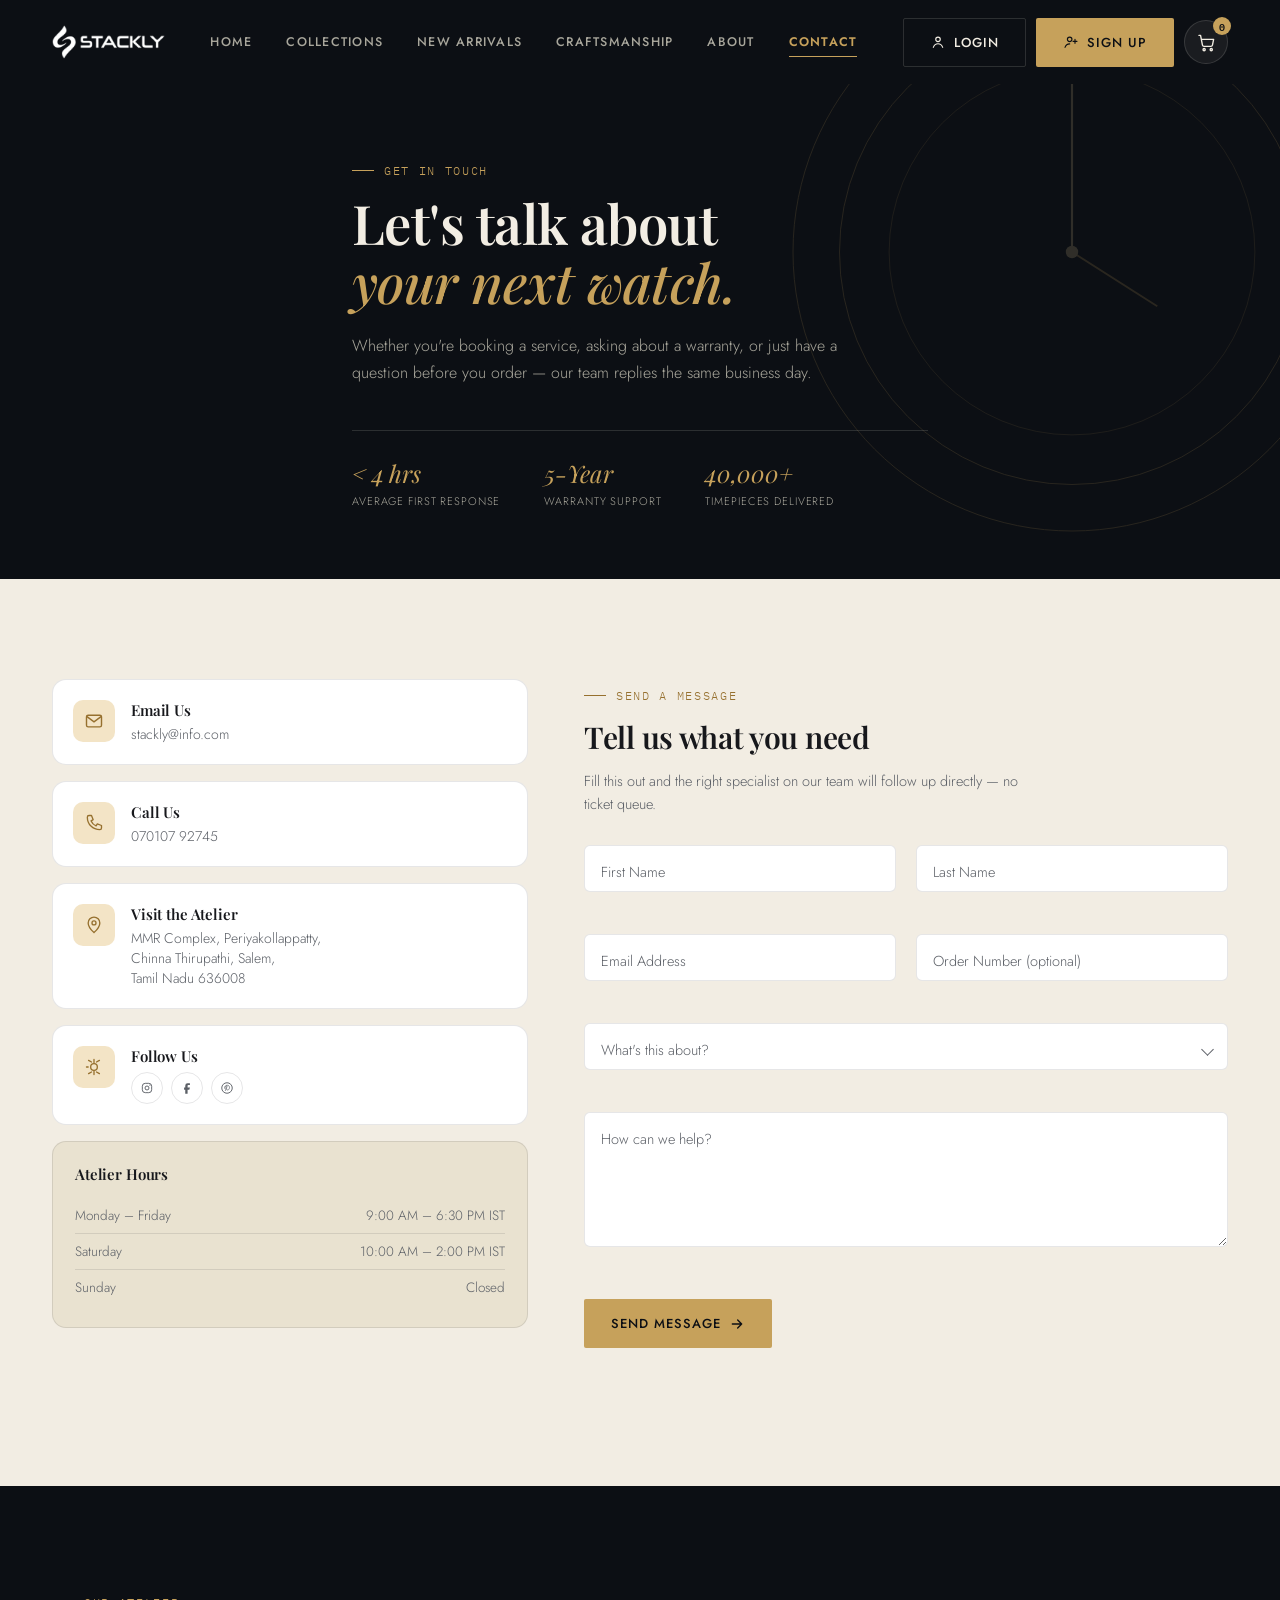
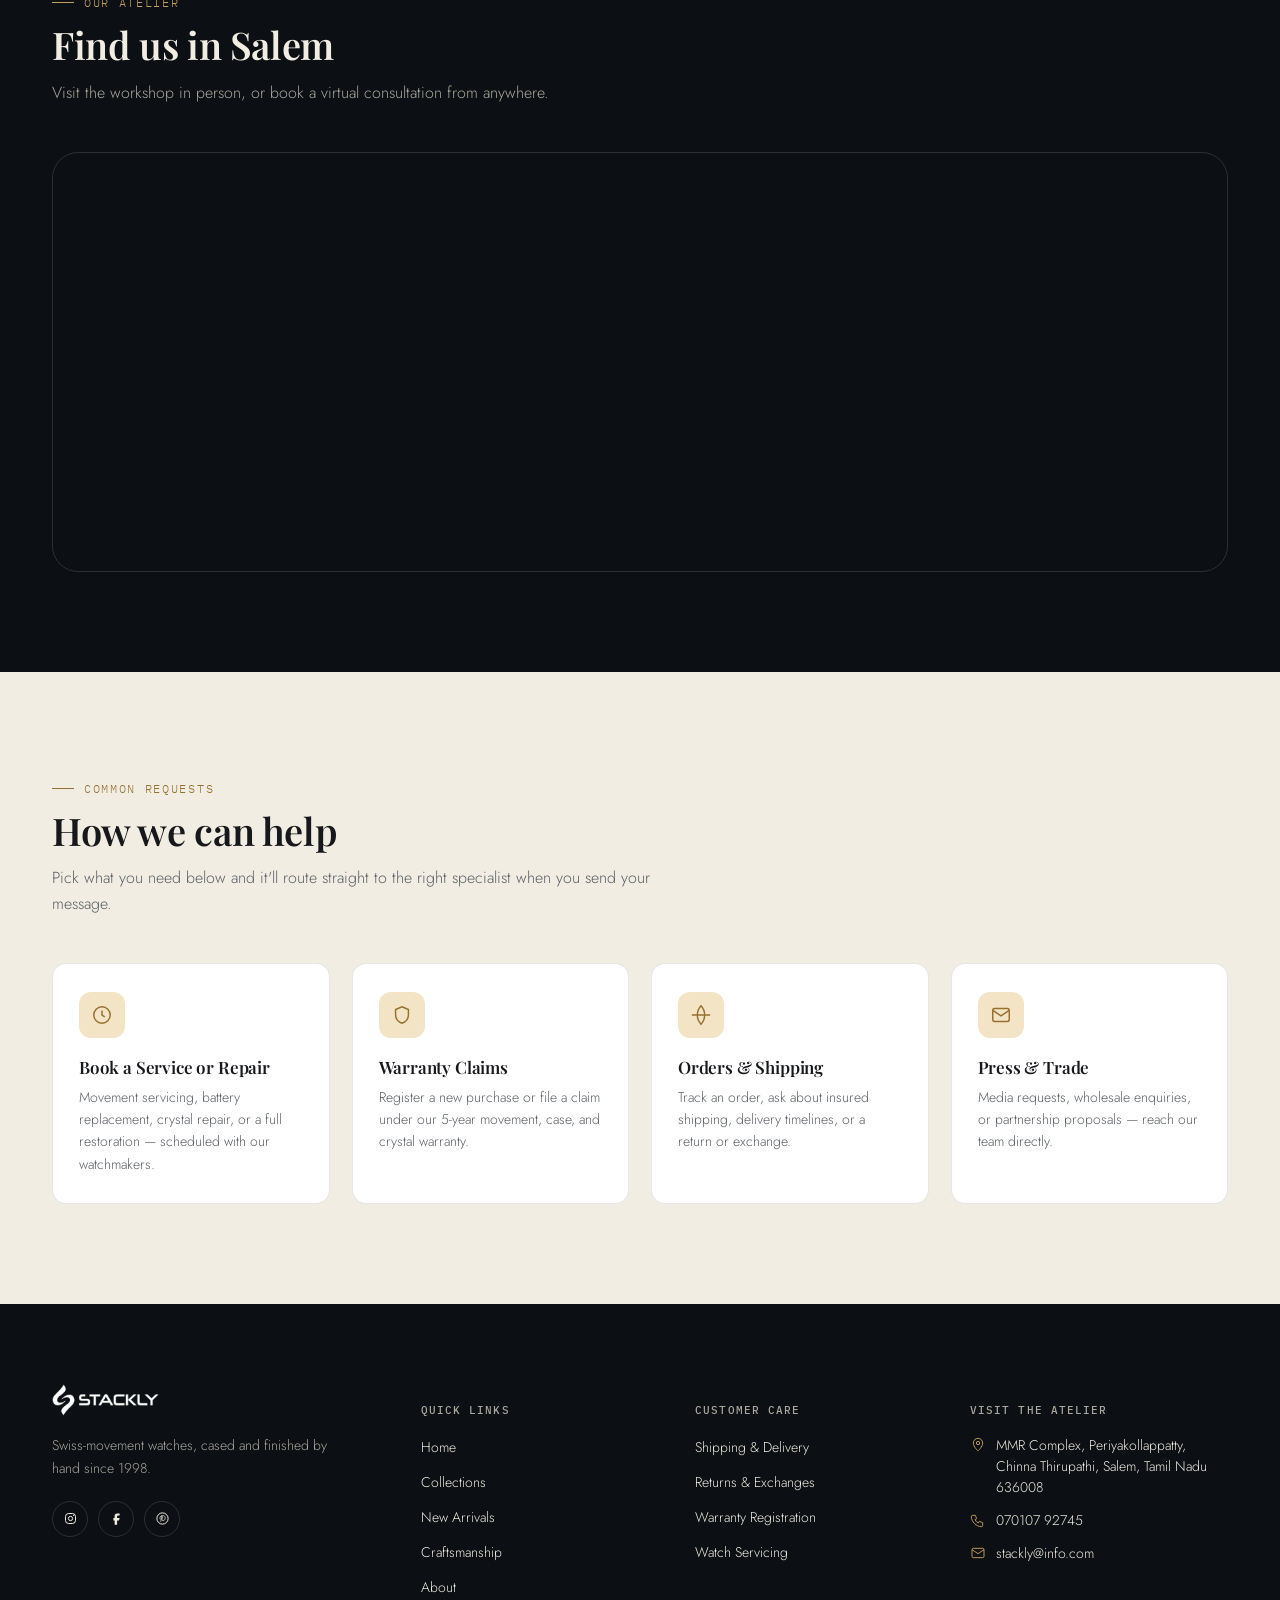
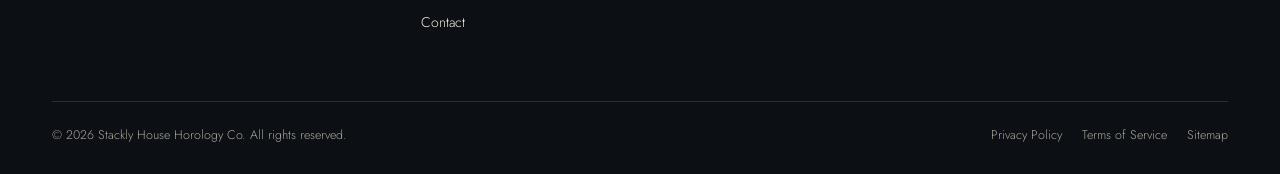
<file: html/contact.html>
<!DOCTYPE html>
<html lang="en">
<head>
<meta charset="UTF-8">
<meta name="viewport" content="width=device-width, initial-scale=1.0">
<title>Contact | Stackly — Fine Timepieces</title>
<meta name="description" content="Talk to Stackly's team — book a service appointment, ask about a warranty, or visit our Salem atelier.">
<link rel="stylesheet" href="../css/contact.css">
</head>
<body class="hero-page">

<!-- ============ HEADER ============ -->
<header class="site-header">
  <div class="wrap">
    <a href="index.html" class="brand">
      <img src="../assets/Logo.webp" alt="Stackly" class="brand-logo">
    </a>

    <nav class="main-nav" aria-label="Primary">
      <a href="index.html">Home</a>
      <a href="collections.html">Collections</a>
      <a href="new arrivals.html">New Arrivals</a>
      <a href="craftsmanship.html">Craftsmanship</a>
      <a href="about.html">About</a>
      <a href="contact.html" aria-current="page">Contact</a>
    </nav>

    <div class="header-cta">
      <a href="login.html" class="btn btn-line btn-login">
        <svg viewBox="0 0 24 24" fill="none"><circle cx="12" cy="8" r="3.4" stroke="currentColor" stroke-width="1.7"/><path d="M5 20c1.3-3.6 4-5.4 7-5.4s5.7 1.8 7 5.4" stroke="currentColor" stroke-width="1.7" stroke-linecap="round"/></svg>
        Login
      </a>
      <a href="signup.html" class="btn btn-brass btn-signup">
        <svg viewBox="0 0 24 24" fill="none"><circle cx="10" cy="8" r="3.4" stroke="currentColor" stroke-width="1.7"/><path d="M3 20c1.2-3.4 3.7-5.1 7-5.1" stroke="currentColor" stroke-width="1.7" stroke-linecap="round"/><path d="M18 8v6M15 11h6" stroke="currentColor" stroke-width="1.7" stroke-linecap="round"/></svg>
        Sign Up
      </a>
      <button class="cart-btn" type="button" aria-label="View cart">
        <svg viewBox="0 0 24 24" fill="none" stroke="currentColor" stroke-width="1.7"><circle cx="9" cy="21" r="1.4"/><circle cx="18" cy="21" r="1.4"/><path d="M2.5 3h2l2.4 12.2a2 2 0 002 1.6h8.6a2 2 0 002-1.6L21 8H6" stroke-linecap="round" stroke-linejoin="round"/></svg>
        <span class="cart-count">0</span>
      </button>
      <button class="hamburger" aria-label="Open menu" aria-expanded="false" aria-controls="mobileNav">
        <span></span><span></span><span></span>
      </button>
    </div>
  </div>
</header>

<!-- ============ MOBILE NAV ============ -->
<nav class="mobile-nav" id="mobileNav" aria-label="Mobile">
  <div class="mobile-nav-head">
    <a href="index.html" class="brand">
      <img src="../assets/Logo.webp" alt="Stackly" class="brand-logo">
    </a>
    <button class="mobile-nav-close" aria-label="Close menu">
      <svg viewBox="0 0 24 24" fill="none"><path d="M6 6l12 12M18 6L6 18" stroke="currentColor" stroke-width="1.8" stroke-linecap="round"/></svg>
    </button>
  </div>

  <div class="mobile-nav-links">
    <a href="index.html">Home</a>
    <a href="collections.html">Collections</a>
    <a href="new arrivals.html">New Arrivals</a>
    <a href="craftsmanship.html">Craftsmanship</a>
    <a href="about.html">About</a>
    <a href="contact.html" aria-current="page">Contact</a>
  </div>

  <div class="mobile-nav-ctas">
    <a href="login.html" class="btn btn-line-ink">
      <svg viewBox="0 0 24 24" fill="none" width="16" height="16"><circle cx="12" cy="8" r="3.4" stroke="currentColor" stroke-width="1.7"/><path d="M5 20c1.3-3.6 4-5.4 7-5.4s5.7 1.8 7 5.4" stroke="currentColor" stroke-width="1.7" stroke-linecap="round"/></svg>
      Login
    </a>
    <a href="signup.html" class="btn btn-brass">
      <svg viewBox="0 0 24 24" fill="none" width="16" height="16"><circle cx="10" cy="8" r="3.4" stroke="currentColor" stroke-width="1.7"/><path d="M3 20c1.2-3.4 3.7-5.1 7-5.1" stroke="currentColor" stroke-width="1.7" stroke-linecap="round"/><path d="M18 8v6M15 11h6" stroke="currentColor" stroke-width="1.7" stroke-linecap="round"/></svg>
      Sign Up
    </a>
  </div>

  <div class="mobile-nav-foot">
    <a href="404.html">stackly@info.com</a>
    <a href="404.html">070107 92745</a>
  </div>
</nav>

<!-- ============ CONTACT HERO ============ -->
<section class="contact-hero on-ink">
  <svg class="hero-dial-bg" viewBox="0 0 400 400" fill="none">
    <circle cx="200" cy="200" r="180" stroke="#c6a15b" stroke-width="0.6"/>
    <circle cx="200" cy="200" r="150" stroke="#c6a15b" stroke-width="0.6"/>
    <circle cx="200" cy="200" r="118" stroke="#c6a15b" stroke-width="0.4"/>
    <line x1="200" y1="200" x2="200" y2="90" stroke="#e8cf98" stroke-width="1.4"/>
    <line x1="200" y1="200" x2="255" y2="235" stroke="#c6a15b" stroke-width="1.2"/>
    <circle cx="200" cy="200" r="4" fill="#e8cf98"/>
  </svg>

  <div class="wrap contact-hero-inner">
    <span class="eyebrow">Get In Touch</span>
    <h1>Let's talk about<br><em>your next watch.</em></h1>
    <p class="hero-sub">Whether you're booking a service, asking about a warranty, or just have a question before you order — our team replies the same business day.</p>

    <div class="hero-quickstats">
      <div class="qstat"><span class="qstat-num">&lt; 4 hrs</span><span class="qstat-label">Average First Response</span></div>
      <div class="qstat"><span class="qstat-num">5-Year</span><span class="qstat-label">Warranty Support</span></div>
      <div class="qstat"><span class="qstat-num">40,000+</span><span class="qstat-label">Timepieces Delivered</span></div>
    </div>
  </div>
</section>

<!-- ============ CONTACT GRID ============ -->
<section class="section">
  <div class="wrap">
    <div class="contact-grid">

      <div class="contact-info-col reveal">
        <div class="info-card">
          <div class="info-icon">
            <svg viewBox="0 0 24 24" fill="none"><rect x="3" y="5" width="18" height="14" rx="2" stroke="currentColor" stroke-width="1.7"/><path d="M4 7l8 6 8-6" stroke="currentColor" stroke-width="1.7" stroke-linecap="round"/></svg>
          </div>
          <div>
            <h3>Email Us</h3>
            <p><a href="404.html">stackly@info.com</a></p>
          </div>
        </div>

        <div class="info-card">
          <div class="info-icon">
            <svg viewBox="0 0 24 24" fill="none"><path d="M6 3h3l2 5-2.5 1.5a12 12 0 006 6L16 13l5 2v3a2 2 0 01-2 2C10.5 20 4 13.5 4 5a2 2 0 012-2z" stroke="currentColor" stroke-width="1.6" stroke-linejoin="round"/></svg>
          </div>
          <div>
            <h3>Call Us</h3>
            <p><a href="404.html">070107 92745</a></p>
          </div>
        </div>

        <div class="info-card">
          <div class="info-icon">
            <svg viewBox="0 0 24 24" fill="none"><path d="M12 21s7-6.1 7-11.5A7 7 0 105 9.5C5 14.9 12 21 12 21z" stroke="currentColor" stroke-width="1.6"/><circle cx="12" cy="9.5" r="2.4" stroke="currentColor" stroke-width="1.6"/></svg>
          </div>
          <div>
            <h3>Visit the Atelier</h3>
            <p>MMR Complex, Periyakollappatty,<br>Chinna Thirupathi, Salem,<br>Tamil Nadu 636008</p>
          </div>
        </div>

        <div class="info-card">
          <div class="info-icon">
            <svg viewBox="0 0 24 24" fill="none"><path d="M12 3v4M12 17v4M5 12H3M9 6L5.5 4M9 18l-3.5 2M15 6l3.5-2M15 18l3.5 2" stroke="currentColor" stroke-width="1.6" stroke-linecap="round"/><circle cx="12" cy="12" r="4" stroke="currentColor" stroke-width="1.6"/></svg>
          </div>
          <div>
            <h3>Follow Us</h3>
            <div class="social-icons-group">
              <a href="404.html" aria-label="Instagram"><svg viewBox="0 0 24 24" fill="none"><rect x="4" y="4" width="16" height="16" rx="5" stroke="currentColor" stroke-width="1.6"/><circle cx="12" cy="12" r="3.4" stroke="currentColor" stroke-width="1.6"/><circle cx="17" cy="7" r="1" fill="currentColor"/></svg></a>
              <a href="404.html" aria-label="Facebook"><svg viewBox="0 0 24 24" fill="none"><path d="M15 4h-2a4 4 0 00-4 4v3H7v4h2v7h4v-7h3l1-4h-4V8a1 1 0 011-1h3V4z" fill="currentColor"/></svg></a>
              <a href="404.html" aria-label="Pinterest"><svg viewBox="0 0 24 24" fill="none"><circle cx="12" cy="12" r="9" stroke="currentColor" stroke-width="1.6"/><path d="M9 17c1-3 1.5-5 1.5-5S10 10.5 10 9.5c0-1.5 2-1.7 2-.2 0 1-1 2.5-1 4 0 1.4 1 2.2 2 2.2 2 0 3.3-2.2 3.3-4.6 0-2-1.4-3.6-3.9-3.6-2.8 0-4.5 2-4.5 4.2 0 .8.3 1.6.7 2" stroke="currentColor" stroke-width="1.2"/></svg></a>
            </div>
          </div>
        </div>

        <div class="hours-card">
          <h4>Atelier Hours</h4>
          <div class="hours-row"><span>Monday – Friday</span><span>9:00 AM – 6:30 PM IST</span></div>
          <div class="hours-row"><span>Saturday</span><span>10:00 AM – 2:00 PM IST</span></div>
          <div class="hours-row"><span>Sunday</span><span>Closed</span></div>
        </div>
      </div>

      <div class="contact-form-wrapper reveal">
        <span class="eyebrow">Send a message</span>
        <h2>Tell us what you need</h2>
        <p class="form-intro">Fill this out and the right specialist on our team will follow up directly — no ticket queue.</p>

        <form id="contactForm" class="premium-form" novalidate>
          <div class="form-row">
            <div class="input-group">
              <input type="text" id="firstName" placeholder=" " required pattern="[A-Za-z\s'-]+" title="Letters only, please." autocomplete="given-name">
              <label for="firstName">First Name</label>
              <span class="error-text"></span>
            </div>
            <div class="input-group">
              <input type="text" id="lastName" placeholder=" " required pattern="[A-Za-z\s'-]+" title="Letters only, please." autocomplete="family-name">
              <label for="lastName">Last Name</label>
              <span class="error-text"></span>
            </div>
          </div>

          <div class="form-row">
            <div class="input-group">
              <input type="email" id="contactEmail" placeholder=" " required pattern="^[^\s@]+@[^\s@]+\.[a-zA-Z]{2,}$">
              <label for="contactEmail">Email Address</label>
              <span class="error-text"></span>
            </div>
            <div class="input-group">
              <input type="text" id="orderNumber" placeholder=" ">
              <label for="orderNumber">Order Number (optional)</label>
              <span class="error-text"></span>
            </div>
          </div>

          <div class="input-group select-wrap">
            <select id="inquiryType" required>
              <option value="" disabled selected></option>
              <option value="service">Book a Service or Repair</option>
              <option value="warranty">Warranty Claim</option>
              <option value="general">General Question</option>
              <option value="press">Press / Media</option>
              <option value="other">Other</option>
            </select>
            <label for="inquiryType">What's this about?</label>
            <span class="error-text"></span>
          </div>

          <div class="input-group">
            <textarea id="message" rows="5" placeholder=" " required></textarea>
            <label for="message">How can we help?</label>
            <span class="error-text"></span>
          </div>

          <button type="submit" class="btn btn-brass btn-submit-contact">
            <span class="btn-label">Send Message</span>
            <svg viewBox="0 0 24 24" fill="none"><path d="M5 12h14M13 6l6 6-6 6" stroke="currentColor" stroke-width="2" stroke-linecap="round" stroke-linejoin="round"/></svg>
          </button>

          <div id="contactFormMessage" class="form-message" role="status" aria-live="polite"></div>
        </form>
      </div>

    </div>
  </div>
</section>

<!-- ============ MAP ============ -->
<section class="section on-ink map-section">
  <div class="wrap">
    <div class="section-head reveal">
      <span class="eyebrow">Our Atelier</span>
      <h2>Find us in Salem</h2>
      <p>Visit the workshop in person, or book a virtual consultation from anywhere.</p>
    </div>

    <div class="map-wrapper reveal">
      <iframe
        src="https://www.google.com/maps/embed?pb=!1m18!1m12!1m3!1d3907.1616097152896!2d78.1739798!3d11.682956599999999!2m3!1f0!2f0!3f0!3m2!1i1024!2i768!4f13.1!3m3!1m2!1s0x3babefef7fd970bb%3A0xe11aef1a71994f9!2sStackly!5e0!3m2!1sen!2sin!4v1787299783000!5m2!1sen!2sin"
        width="100%" height="100%" class="map-iframe" style="border:0;" allowfullscreen="" loading="lazy"
        referrerpolicy="strict-origin-when-cross-origin" title="Stackly atelier location map"></iframe>
    </div>
  </div>
</section>

<!-- ============ HOW WE CAN HELP ============ -->
<section class="section help-section">
  <div class="wrap">
    <div class="section-head reveal">
      <span class="eyebrow">Common Requests</span>
      <h2>How we can help</h2>
      <p>Pick what you need below and it'll route straight to the right specialist when you send your message.</p>
    </div>

    <div class="help-grid reveal">
      <a href="404.html" class="help-card" data-inquiry="service">
        <div class="help-icon">
          <svg viewBox="0 0 24 24" fill="none" stroke="currentColor" stroke-width="1.6"><circle cx="12" cy="12" r="9"/><path d="M12 7v5l3 2"/></svg>
        </div>
        <h3>Book a Service or Repair</h3>
        <p>Movement servicing, battery replacement, crystal repair, or a full restoration — scheduled with our watchmakers.</p>
      </a>

      <a href="404.html" class="help-card" data-inquiry="warranty">
        <div class="help-icon">
          <svg viewBox="0 0 24 24" fill="none" stroke="currentColor" stroke-width="1.6"><path d="M12 3l7 3v6c0 4.5-3 7.5-7 9-4-1.5-7-4.5-7-9V6l7-3z"/></svg>
        </div>
        <h3>Warranty Claims</h3>
        <p>Register a new purchase or file a claim under our 5-year movement, case, and crystal warranty.</p>
      </a>

      <a href="404.html" class="help-card" data-inquiry="general">
        <div class="help-icon">
          <svg viewBox="0 0 24 24" fill="none" stroke="currentColor" stroke-width="1.6"><path d="M2 12h20M12 2c2.5 2.7 4 6.2 4 10s-1.5 7.3-4 10c-2.5-2.7-4-6.2-4-10s1.5-7.3 4-10z"/></svg>
        </div>
        <h3>Orders &amp; Shipping</h3>
        <p>Track an order, ask about insured shipping, delivery timelines, or a return or exchange.</p>
      </a>

      <a href="404.html" class="help-card" data-inquiry="press">
        <div class="help-icon">
          <svg viewBox="0 0 24 24" fill="none" stroke="currentColor" stroke-width="1.6"><rect x="3" y="5" width="18" height="14" rx="2"/><path d="M3 7l9 6 9-6"/></svg>
        </div>
        <h3>Press &amp; Trade</h3>
        <p>Media requests, wholesale enquiries, or partnership proposals — reach our team directly.</p>
      </a>
    </div>
  </div>
</section>

<!-- ============ FOOTER ============ -->
<footer class="site-footer">
  <div class="wrap">
    <div class="footer-top">
      <div class="footer-brand">
        <a href="index.html" class="brand">
          <img src="../assets/Logo.webp" alt="Stackly" class="brand-logo">
        </a>
        <p>Swiss-movement watches, cased and finished by hand since 1998.</p>
        <div class="footer-social">
          <a href="404.html" aria-label="Instagram"><svg viewBox="0 0 24 24" fill="none"><rect x="4" y="4" width="16" height="16" rx="5" stroke="currentColor" stroke-width="1.6"/><circle cx="12" cy="12" r="3.4" stroke="currentColor" stroke-width="1.6"/><circle cx="17" cy="7" r="1" fill="currentColor"/></svg></a>
          <a href="404.html" aria-label="Facebook"><svg viewBox="0 0 24 24" fill="none"><path d="M15 4h-2a4 4 0 00-4 4v3H7v4h2v7h4v-7h3l1-4h-4V8a1 1 0 011-1h3V4z" fill="currentColor"/></svg></a>
          <a href="404.html" aria-label="Pinterest"><svg viewBox="0 0 24 24" fill="none"><circle cx="12" cy="12" r="9" stroke="currentColor" stroke-width="1.6"/><path d="M9 17c1-3 1.5-5 1.5-5S10 10.5 10 9.5c0-1.5 2-1.7 2-.2 0 1-1 2.5-1 4 0 1.4 1 2.2 2 2.2 2 0 3.3-2.2 3.3-4.6 0-2-1.4-3.6-3.9-3.6-2.8 0-4.5 2-4.5 4.2 0 .8.3 1.6.7 2" stroke="currentColor" stroke-width="1.2"/></svg></a>
        </div>
      </div>

      <div class="footer-col">
        <h5>Quick Links</h5>
        <ul>
          <li><a href="index.html">Home</a></li>
          <li><a href="collections.html">Collections</a></li>
          <li><a href="newarrivals.html">New Arrivals</a></li>
          <li><a href="craftsmanship.html">Craftsmanship</a></li>
          <li><a href="about.html">About</a></li>
          <li><a href="contact.html">Contact</a></li>
        </ul>
      </div>

      <div class="footer-col">
        <h5>Customer Care</h5>
        <ul>
          <li><a href="404.html">Shipping &amp; Delivery</a></li>
          <li><a href="404.html">Returns &amp; Exchanges</a></li>
          <li><a href="404.html">Warranty Registration</a></li>
          <li><a href="404.html">Watch Servicing</a></li>
        </ul>
      </div>

      <div class="footer-col">
        <h5>Visit the Atelier</h5>
        <ul class="footer-contact">
          <li><svg viewBox="0 0 24 24" fill="none" stroke="currentColor" stroke-width="1.4"><path d="M12 21s7-6.5 7-12a7 7 0 10-14 0c0 5.5 7 12 7 12z"/><circle cx="12" cy="9" r="2.5"/></svg> <a href="404.html" target="_blank" rel="noopener">MMR Complex, Periyakollappatty, Chinna Thirupathi, Salem, Tamil Nadu 636008</a></li>
          <li><svg viewBox="0 0 24 24" fill="none" stroke="currentColor" stroke-width="1.4"><path d="M4 5h4l2 5-2.5 1.5a11 11 0 005 5L14 14l5 2v4a2 2 0 01-2 2C9.6 22 2 14.4 2 7a2 2 0 012-2z"/></svg> <a href="404.html">070107 92745</a></li>
          <li><svg viewBox="0 0 24 24" fill="none" stroke="currentColor" stroke-width="1.4"><rect x="3" y="5" width="18" height="14" rx="2"/><path d="M3 7l9 6 9-6"/></svg> <a href="404.html">stackly@info.com</a></li>
        </ul>
      </div>
    </div>

    <div class="footer-bottom">
      <span>© 2026 Stackly House Horology Co. All rights reserved.</span>
      <div class="footer-bottom-links">
        <a href="404.html">Privacy Policy</a>
        <a href="404.html">Terms of Service</a>
        <a href="404.html">Sitemap</a>
      </div>
    </div>
  </div>
</footer>

<script>
/* =========================================================
   STACKLY — Contact page script (self-contained)
   Header scroll state, mobile nav (with background scroll
   lock), scroll reveal, cart redirect, "How we can help"
   quick-request cards, and the contact form's floating-label
   validation + submit.
   ========================================================= */
(function () {
  var header        = document.querySelector('.site-header');
  var hamburger      = document.querySelector('.hamburger');
  var mobileNav       = document.getElementById('mobileNav');
  var mobileNavClose  = document.querySelector('.mobile-nav-close');

  function onScroll() {
    if (!header) return;
    if (window.scrollY > 8) header.classList.add('is-scrolled');
    else header.classList.remove('is-scrolled');
  }
  window.addEventListener('scroll', onScroll, { passive: true });
  onScroll();

  if (hamburger && mobileNav) {
    var scrollY = 0;

    var openNav = function () {
      scrollY = window.scrollY;
      mobileNav.classList.add('is-open');
      hamburger.classList.add('is-open');
      hamburger.setAttribute('aria-expanded', 'true');
      hamburger.setAttribute('aria-label', 'Close menu');
      document.body.classList.add('nav-open');
      document.body.style.position = 'fixed';
      document.body.style.top = -scrollY + 'px';
      document.body.style.width = '100%';
    };

    var closeNav = function () {
      mobileNav.classList.remove('is-open');
      hamburger.classList.remove('is-open');
      hamburger.setAttribute('aria-expanded', 'false');
      hamburger.setAttribute('aria-label', 'Open menu');
      document.body.classList.remove('nav-open');
      document.body.style.position = '';
      document.body.style.top = '';
      document.body.style.width = '';

      /* FIX: force an instant (non-smooth) jump back to the saved
         scroll position.
         A plain window.scrollTo(0, scrollY) here can visibly animate
         from the top down to scrollY on mobile browsers, because the
         page's CSS `scroll-behavior: smooth` (set on <html>) applies
         to this call too. To guarantee an instant jump we disable
         scroll-behavior directly on the element for this one
         operation, then restore whatever it was straight after. */
      var htmlEl = document.documentElement;
      var prevScrollBehavior = htmlEl.style.scrollBehavior;
      htmlEl.style.scrollBehavior = 'auto';
      window.scrollTo(0, scrollY);
      htmlEl.style.scrollBehavior = prevScrollBehavior || '';
    };

    hamburger.addEventListener('click', function () {
      if (mobileNav.classList.contains('is-open')) closeNav();
      else openNav();
    });

    if (mobileNavClose) mobileNavClose.addEventListener('click', closeNav);

    mobileNav.querySelectorAll('a').forEach(function (link) {
      link.addEventListener('click', closeNav);
    });

    document.addEventListener('keydown', function (e) {
      if (e.key === 'Escape' && mobileNav.classList.contains('is-open')) closeNav();
    });

    window.addEventListener('resize', function () {
      if (window.innerWidth > 900 && mobileNav.classList.contains('is-open')) closeNav();
    });
  }

  var cartBtn = document.querySelector('.cart-btn');
  if (cartBtn) {
    cartBtn.addEventListener('click', function () {
      window.location.href = '404.html';
    });
  }

  /* ---- Scroll reveal ---- */
  var revealEls = document.querySelectorAll('.reveal');
  if (revealEls.length) {
    if ('IntersectionObserver' in window) {
      var revealObserver = new IntersectionObserver(function (entries) {
        entries.forEach(function (entry) {
          if (entry.isIntersecting) {
            entry.target.classList.add('is-visible');
            revealObserver.unobserve(entry.target);
          }
        });
      }, { threshold: 0.15, rootMargin: '0px 0px -40px 0px' });
      revealEls.forEach(function (el) { revealObserver.observe(el); });
    } else {
      revealEls.forEach(function (el) { el.classList.add('is-visible'); });
    }
  }

  /* ---- Select "floating label" support (selects have no
     :placeholder-shown, so toggle a class on change instead) ---- */
  var inquirySelect = document.getElementById('inquiryType');
  if (inquirySelect) {
    inquirySelect.addEventListener('change', function () {
      inquirySelect.classList.toggle('has-value', !!inquirySelect.value);
    });
  }

  /* ---- "How we can help" cards: preselect the matching inquiry
     type and jump straight to the form ---- */
  document.querySelectorAll('.help-card').forEach(function (card) {
    card.addEventListener('click', function () {
      var value = card.getAttribute('data-inquiry');
      if (inquirySelect && value) {
        inquirySelect.value = value;
        inquirySelect.classList.add('has-value');
      }
    });
  });

  /* ---- Contact form validation + simulated submit ---- */
  var contactForm = document.getElementById('contactForm');
  var formMessage = document.getElementById('contactFormMessage');
  var submitBtn = contactForm ? contactForm.querySelector('.btn-submit-contact') : null;

  function fieldMessage(field) {
    if (field.validity.valueMissing) return 'Please fill in this field.';
    if (field.validity.patternMismatch) {
      if (field.type === 'email') return 'Please enter a full, valid email address (e.g. you@email.com).';
      return field.title || 'Please match the requested format.';
    }
    return 'Please check this field.';
  }

  function showErrors(form) {
    clearErrors(form);
    var firstInvalid = null;
    form.querySelectorAll('input, select, textarea').forEach(function (field) {
      if (!field.checkValidity()) {
        var group = field.closest('.input-group');
        if (group) {
          group.classList.add('is-invalid');
          var errEl = group.querySelector('.error-text');
          if (errEl) errEl.textContent = fieldMessage(field);
        }
        if (!firstInvalid) firstInvalid = field;
      }
    });
    if (firstInvalid) firstInvalid.focus();
  }

  function clearErrors(form) {
    form.querySelectorAll('.input-group.is-invalid').forEach(function (group) {
      group.classList.remove('is-invalid');
      var errEl = group.querySelector('.error-text');
      if (errEl) errEl.textContent = '';
    });
  }

  /* ---- First/Last Name: block numbers and symbols as you type ----
     The pattern attribute already stops invalid submissions, but it
     only checks on submit. This strips anything that isn't a letter,
     space, apostrophe, or hyphen immediately as the user types, so
     numbers simply can't be entered into these two fields at all. */
  ['firstName', 'lastName'].forEach(function (id) {
    var field = document.getElementById(id);
    if (!field) return;
    field.addEventListener('input', function () {
      var cleaned = field.value.replace(/[^A-Za-z\s'-]/g, '');
      if (cleaned !== field.value) field.value = cleaned;
    });
  });

  if (contactForm) {
    contactForm.querySelectorAll('input, select, textarea').forEach(function (field) {
      field.addEventListener('input', function () {
        if (field.checkValidity()) {
          var group = field.closest('.input-group');
          if (group) {
            group.classList.remove('is-invalid');
            var errEl = group.querySelector('.error-text');
            if (errEl) errEl.textContent = '';
          }
        }
      });
    });

    contactForm.addEventListener('submit', function (e) {
      e.preventDefault();
      formMessage.textContent = '';
      formMessage.className = 'form-message';

      if (!contactForm.checkValidity()) {
        showErrors(contactForm);
        return;
      }

      clearErrors(contactForm);
      var labelEl = submitBtn.querySelector('.btn-label');
      var originalLabel = labelEl.textContent;
      submitBtn.disabled = true;
      labelEl.textContent = 'Sending…';

      setTimeout(function () {
        formMessage.textContent = "Message sent — we'll be in touch within four business hours.";
        formMessage.classList.add('is-success');
        labelEl.textContent = originalLabel;
        submitBtn.disabled = false;
        contactForm.reset();
        if (inquirySelect) inquirySelect.classList.remove('has-value');
      }, 900);
    });
  }
})();
</script>
</body>
</html>
</file>
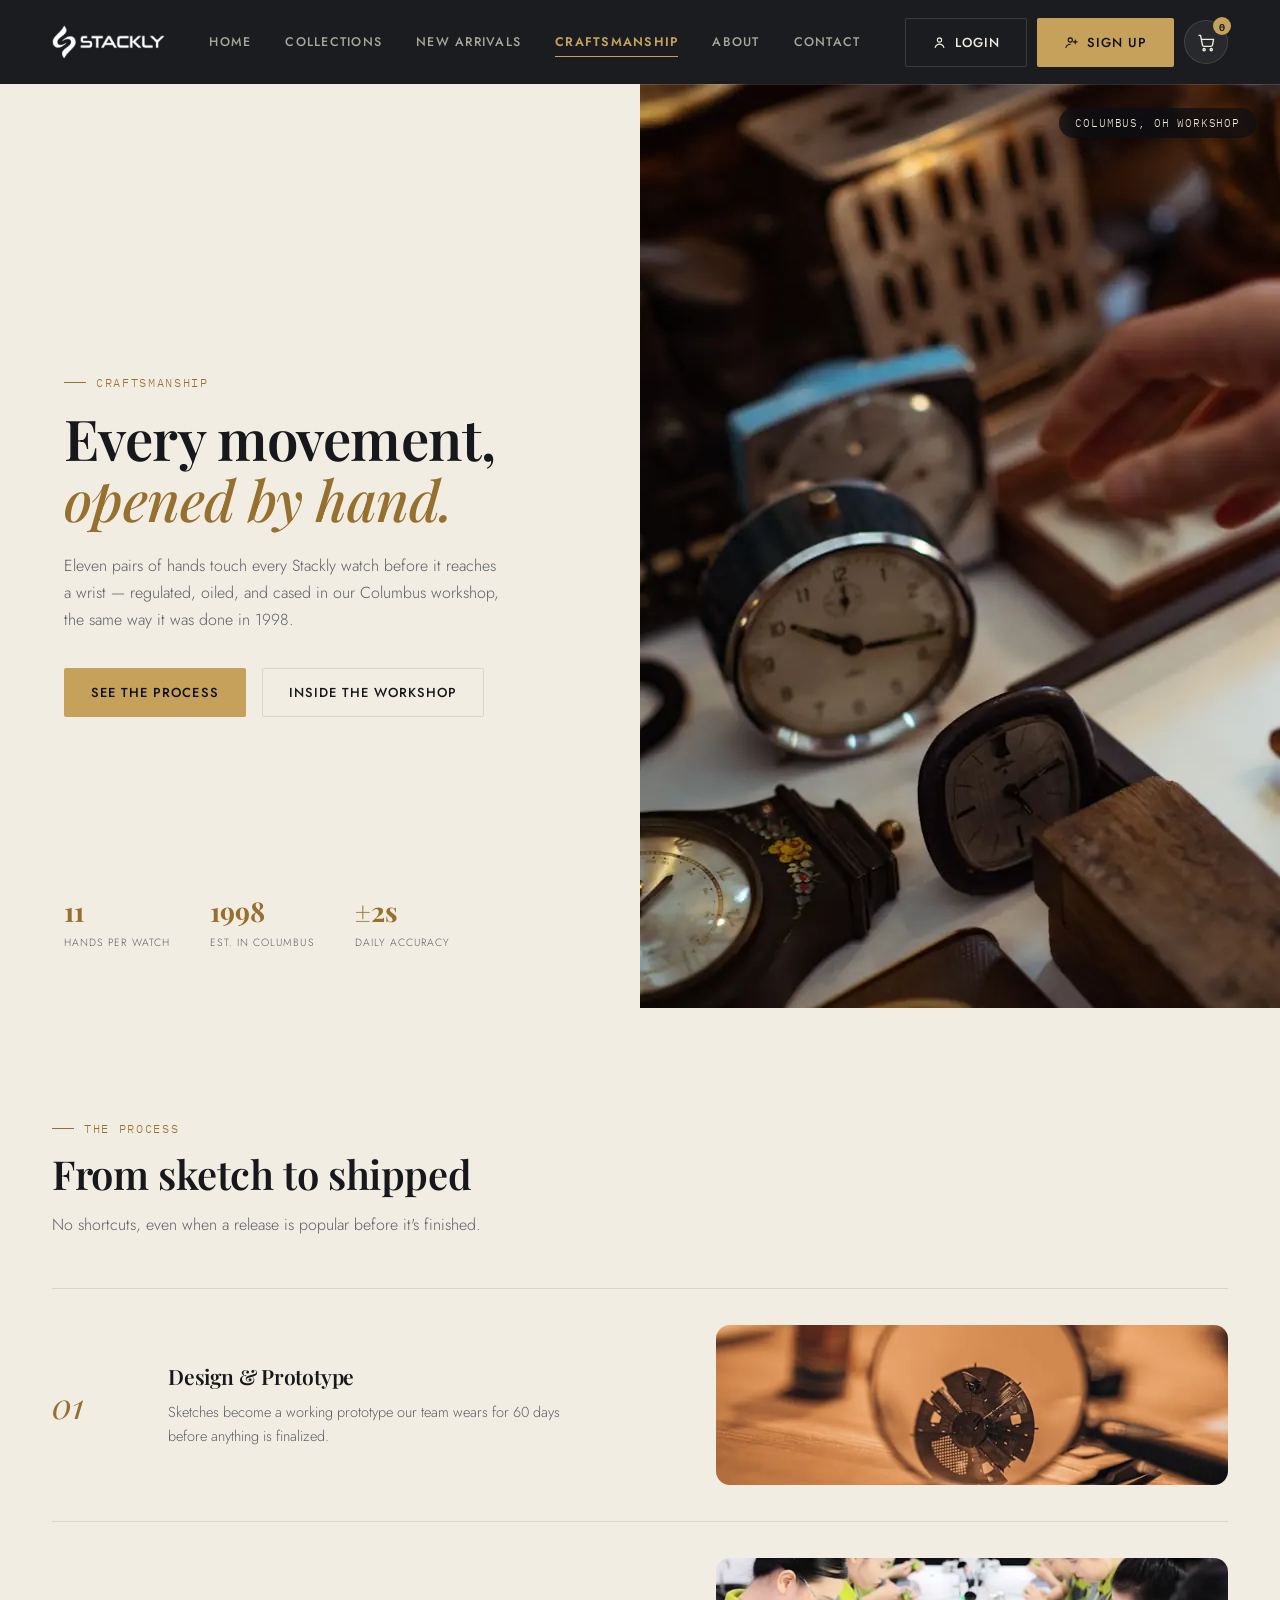
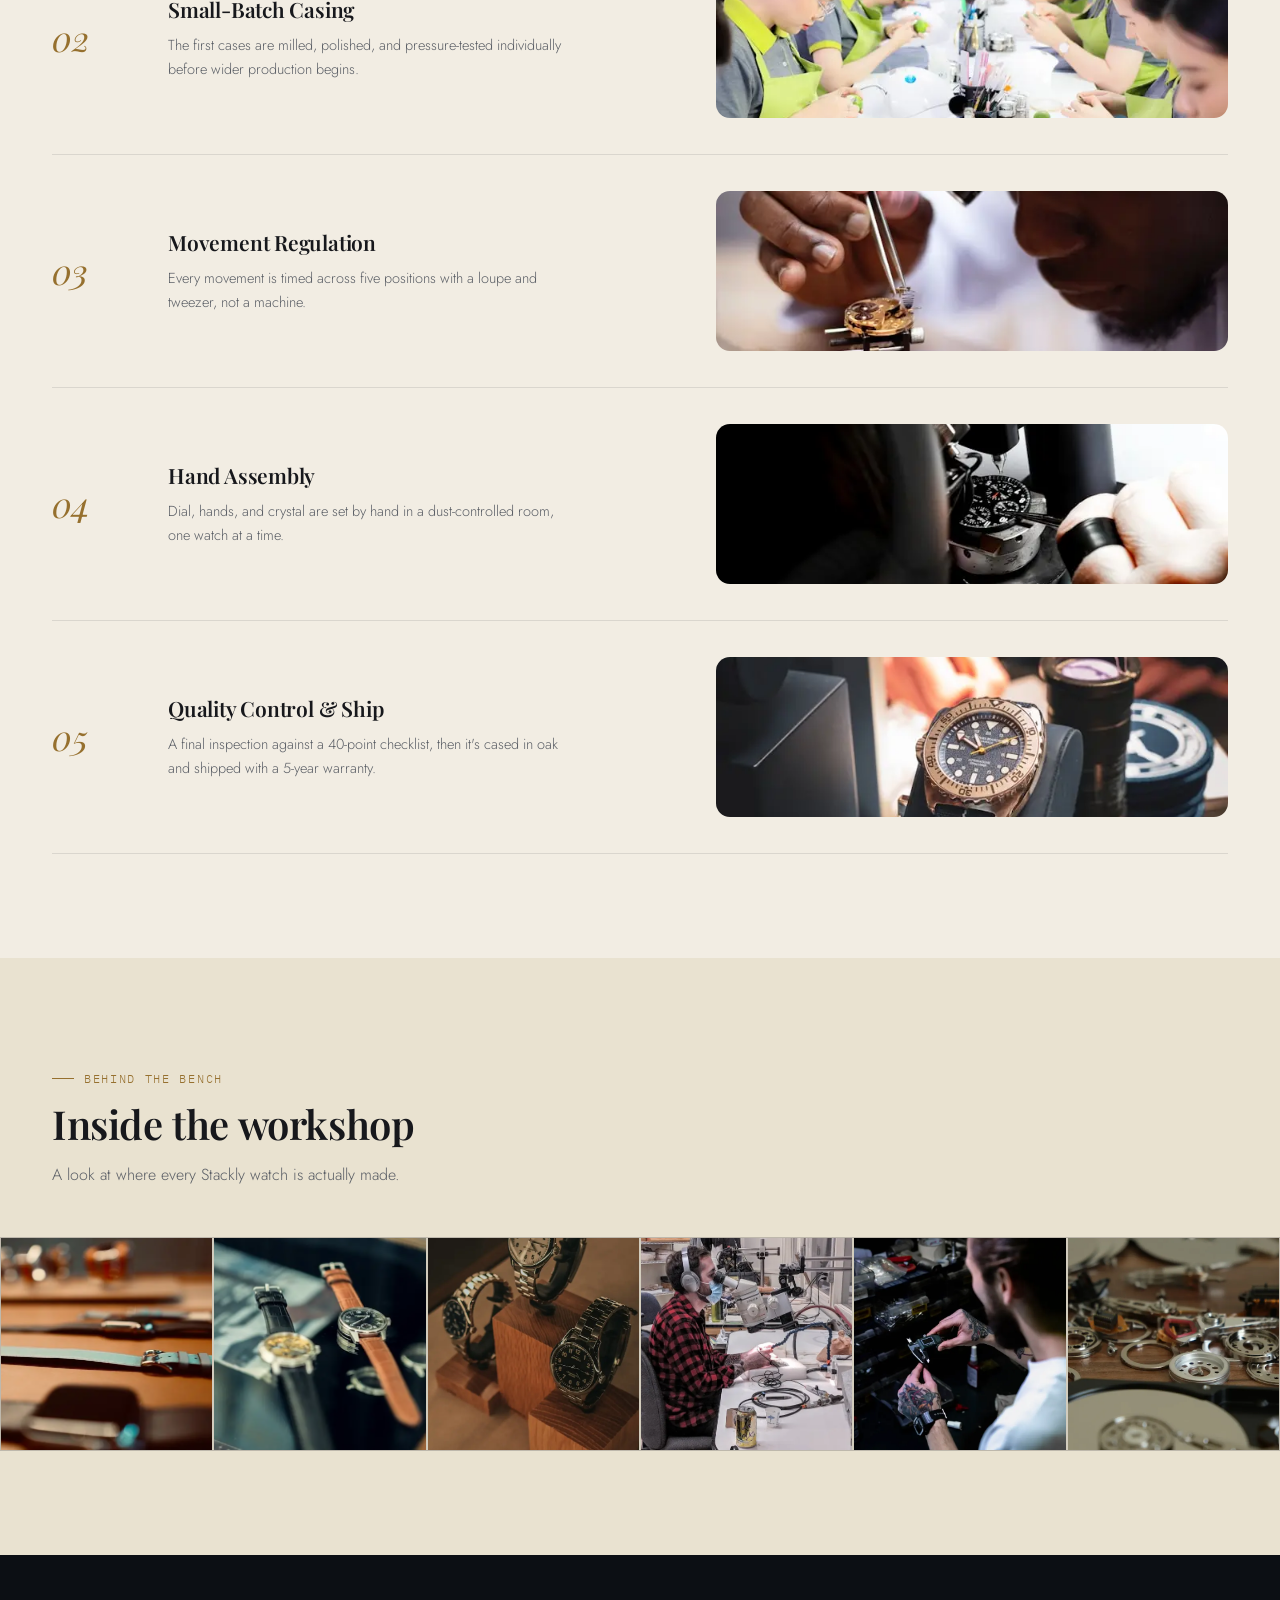
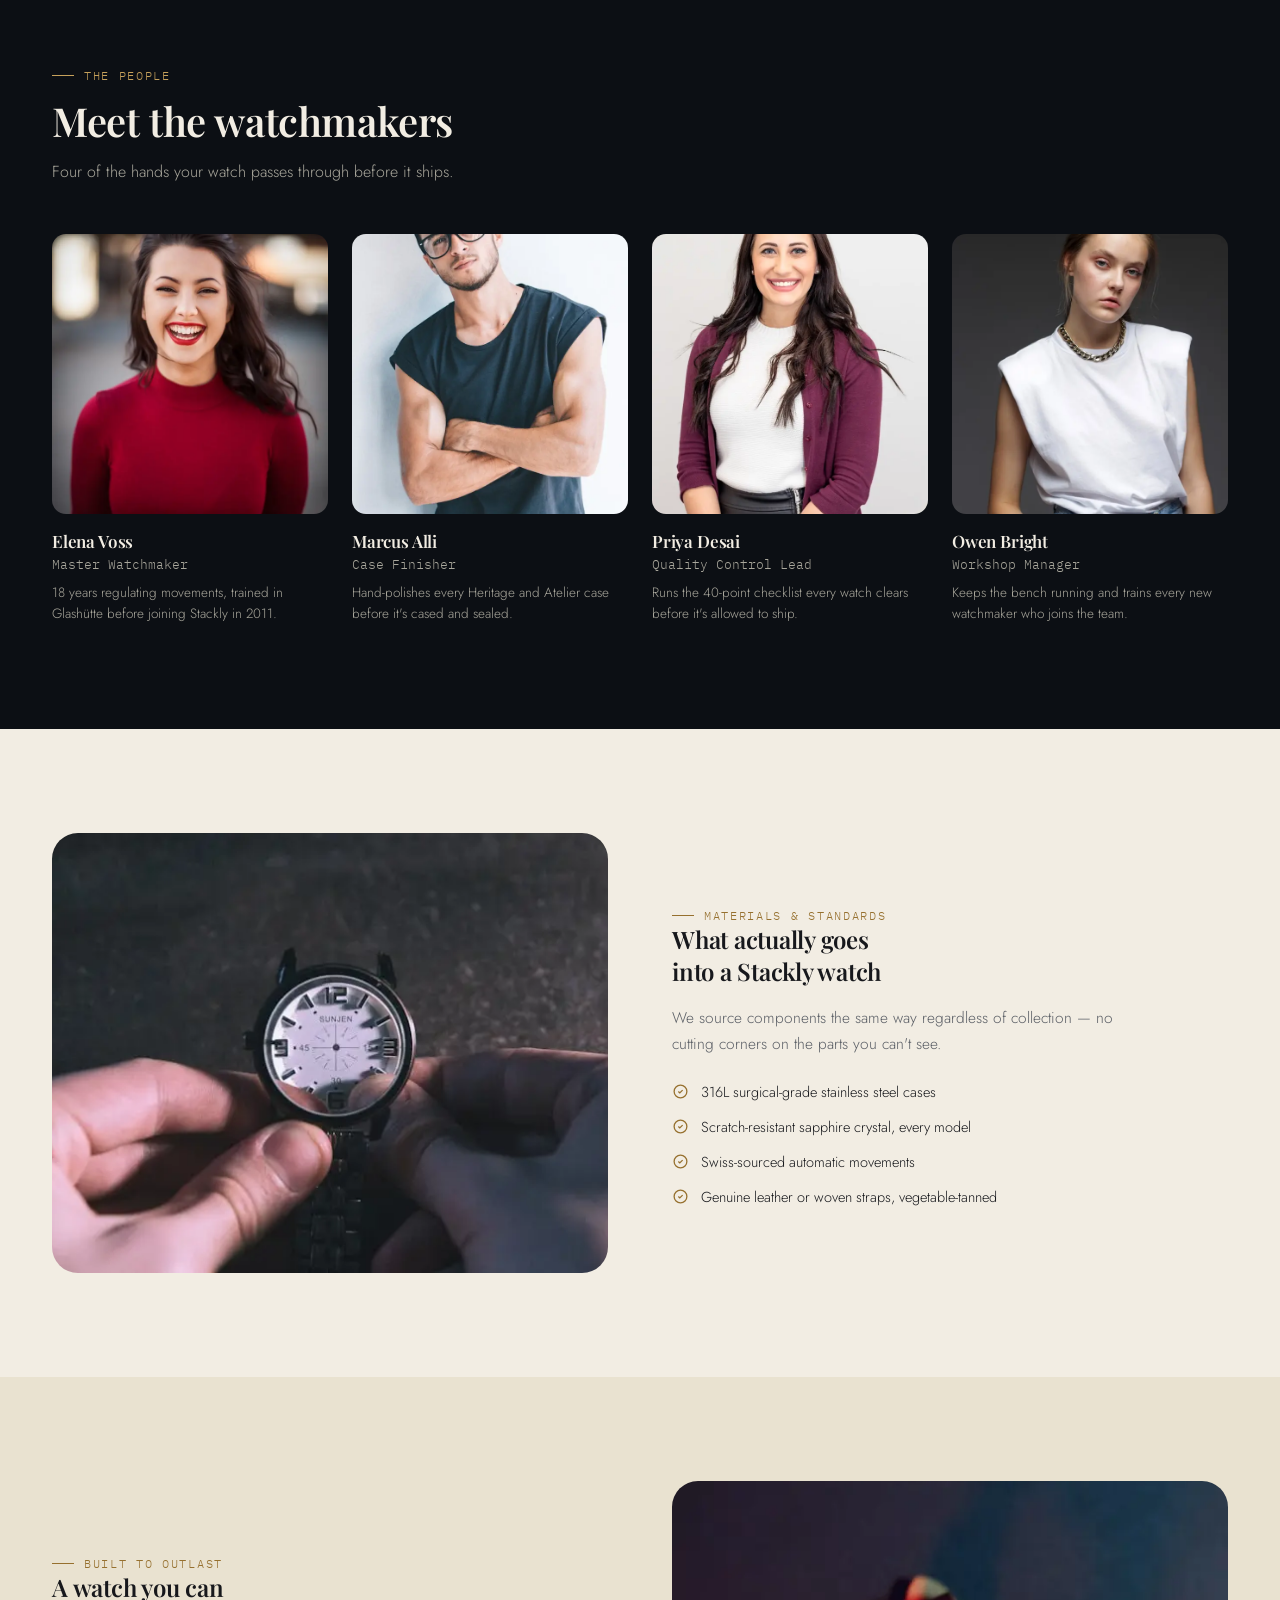
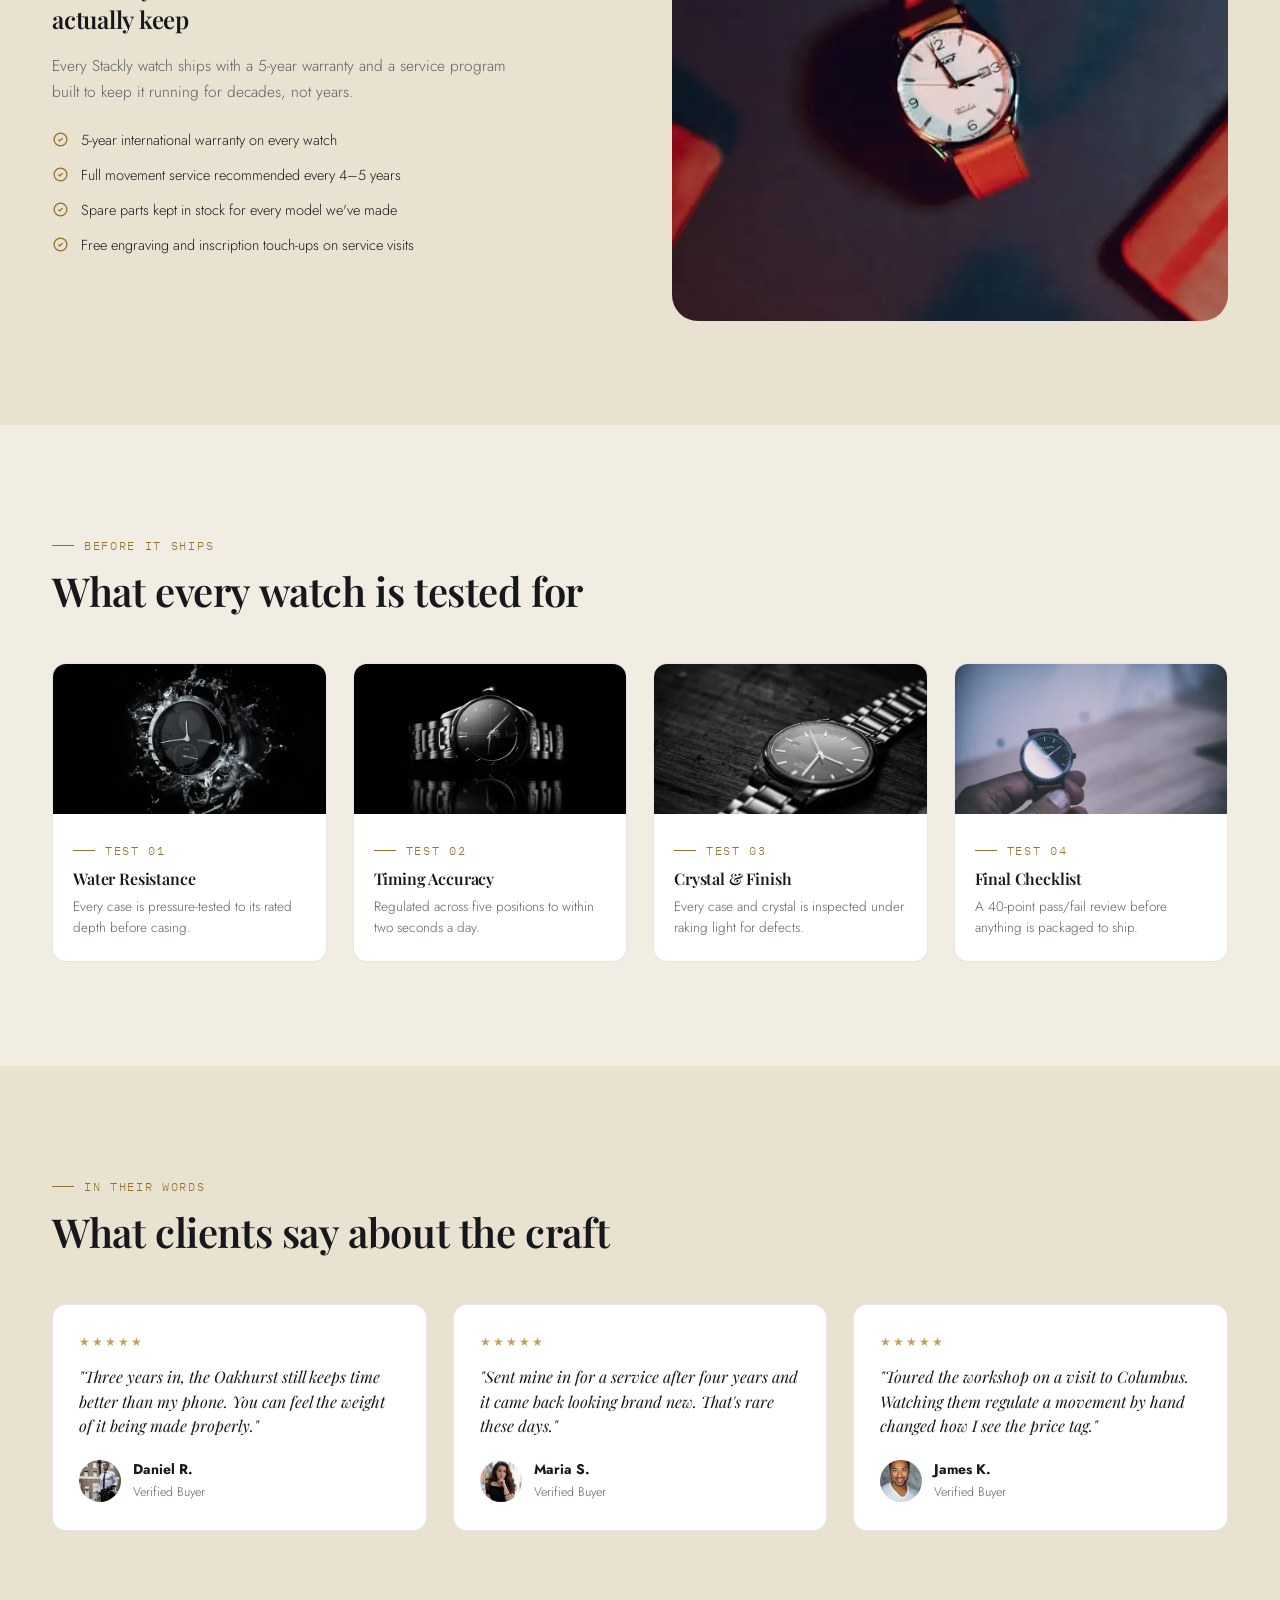
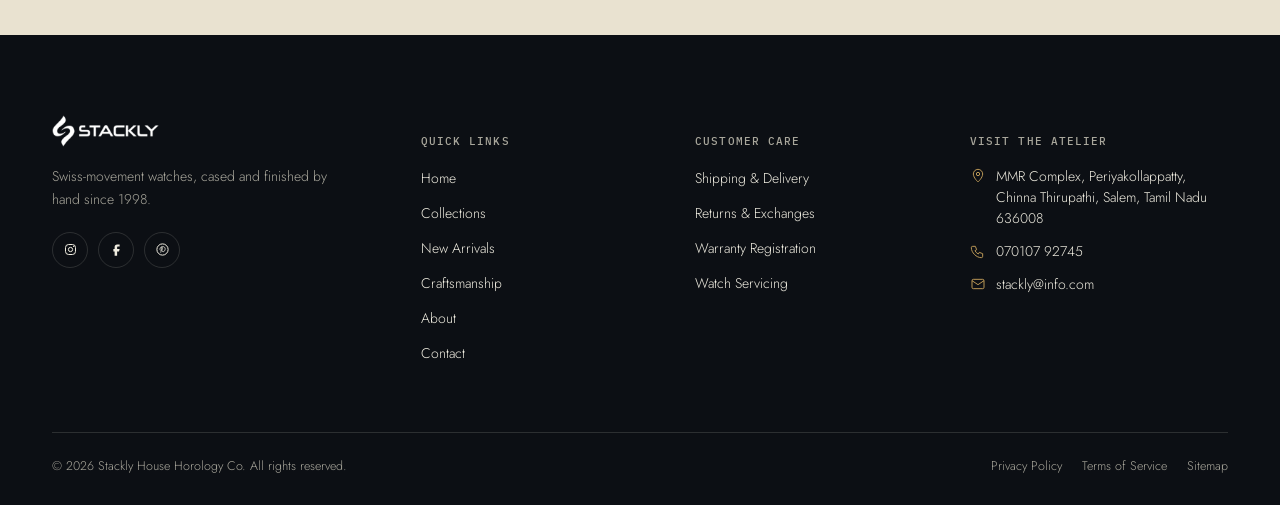
<file: html/craftsmanship.html>
<!DOCTYPE html>
<html lang="en">
<head>
<meta charset="UTF-8">
<meta name="viewport" content="width=device-width, initial-scale=1.0">
<title>Craftsmanship | Stackly — Fine Timepieces</title>
<meta name="description" content="How Stackly watches are made — from sketch to shipped, in our Columbus, Ohio workshop.">
<link rel="stylesheet" href="../css/craftsmanship.css">
</head>
<body class="hero-page">

<!-- ============ HEADER ============ -->
<header class="site-header">
  <div class="wrap">
    <a href="index.html" class="brand">
      <img src="../assets/Logo.webp" alt="Stackly" class="brand-logo">
    </a>

    <nav class="main-nav" aria-label="Primary">
      <a href="index.html">Home</a>
      <a href="collections.html">Collections</a>
      <a href="new arrivals.html">New Arrivals</a>
      <a href="craftsmanship.html" aria-current="page">Craftsmanship</a>
      <a href="about.html">About</a>
      <a href="contact.html">Contact</a>
    </nav>

    <div class="header-cta">
      <a href="login.html" class="btn btn-line btn-login">
        <svg viewBox="0 0 24 24" fill="none"><circle cx="12" cy="8" r="3.4" stroke="currentColor" stroke-width="1.7"/><path d="M5 20c1.3-3.6 4-5.4 7-5.4s5.7 1.8 7 5.4" stroke="currentColor" stroke-width="1.7" stroke-linecap="round"/></svg>
        Login
      </a>
      <a href="signup.html" class="btn btn-brass btn-signup">
        <svg viewBox="0 0 24 24" fill="none"><circle cx="10" cy="8" r="3.4" stroke="currentColor" stroke-width="1.7"/><path d="M3 20c1.2-3.4 3.7-5.1 7-5.1" stroke="currentColor" stroke-width="1.7" stroke-linecap="round"/><path d="M18 8v6M15 11h6" stroke="currentColor" stroke-width="1.7" stroke-linecap="round"/></svg>
        Sign Up
      </a>
      <button class="cart-btn" type="button" aria-label="View cart">
        <svg viewBox="0 0 24 24" fill="none" stroke="currentColor" stroke-width="1.7"><circle cx="9" cy="21" r="1.4"/><circle cx="18" cy="21" r="1.4"/><path d="M2.5 3h2l2.4 12.2a2 2 0 002 1.6h8.6a2 2 0 002-1.6L21 8H6" stroke-linecap="round" stroke-linejoin="round"/></svg>
        <span class="cart-count">0</span>
      </button>
      <button class="hamburger" aria-label="Open menu" aria-expanded="false" aria-controls="mobileNav">
        <span></span><span></span><span></span>
      </button>
    </div>
  </div>
</header>

<!-- ============ MOBILE NAV ============ -->
<nav class="mobile-nav" id="mobileNav" aria-label="Mobile">
  <div class="mobile-nav-head">
    <a href="index.html" class="brand">
      <img src="../assets/Logo.webp" alt="Stackly" class="brand-logo">
    </a>
    <button class="mobile-nav-close" aria-label="Close menu">
      <svg viewBox="0 0 24 24" fill="none"><path d="M6 6l12 12M18 6L6 18" stroke="currentColor" stroke-width="1.8" stroke-linecap="round"/></svg>
    </button>
  </div>

  <div class="mobile-nav-links">
    <a href="index.html">Home</a>
    <a href="collections.html">Collections</a>
    <a href="new arrivals.html">New Arrivals</a>
    <a href="craftsmanship.html" aria-current="page">Craftsmanship</a>
    <a href="about.html">About</a>
    <a href="contact.html">Contact</a>
  </div>

  <div class="mobile-nav-ctas">
    <a href="login.html" class="btn btn-line-ink">
      <svg viewBox="0 0 24 24" fill="none" width="16" height="16"><circle cx="12" cy="8" r="3.4" stroke="currentColor" stroke-width="1.7"/><path d="M5 20c1.3-3.6 4-5.4 7-5.4s5.7 1.8 7 5.4" stroke="currentColor" stroke-width="1.7" stroke-linecap="round"/></svg>
      Login
    </a>
    <a href="signup.html" class="btn btn-brass">
      <svg viewBox="0 0 24 24" fill="none" width="16" height="16"><circle cx="10" cy="8" r="3.4" stroke="currentColor" stroke-width="1.7"/><path d="M3 20c1.2-3.4 3.7-5.1 7-5.1" stroke="currentColor" stroke-width="1.7" stroke-linecap="round"/><path d="M18 8v6M15 11h6" stroke="currentColor" stroke-width="1.7" stroke-linecap="round"/></svg>
      Sign Up
    </a>
  </div>

  <div class="mobile-nav-foot">
    <a href="404.html">stackly@info.com</a>
    <a href="404.html">070107 92745</a>
  </div>
</nav>

<!-- ============ 1. HERO — split panel, no dark full-bleed overlay ============ -->
<section class="craft-hero">
  <div class="craft-hero-copy">
    <span class="eyebrow">Craftsmanship</span>
    <h1>Every movement,<em>opened by hand.</em></h1>
    <p>Eleven pairs of hands touch every Stackly watch before it reaches a wrist — regulated, oiled, and cased in our Columbus workshop, the same way it was done in 1998.</p>
    <div class="craft-hero-ctas">
      <a href="404.html" class="btn btn-brass">See the Process</a>
      <a href="404.html" class="btn btn-line">Inside the Workshop</a>
    </div>
    <div class="craft-hero-num">
      <div><strong>11</strong><span>Hands Per Watch</span></div>
      <div><strong>1998</strong><span>Est. In Columbus</span></div>
      <div><strong>±2s</strong><span>Daily Accuracy</span></div>
    </div>
  </div>
  <div class="craft-hero-media">
    <span class="craft-hero-media-tag">Columbus, OH Workshop</span>
    <img src="../assets/c1.webp" alt="Watchmaker assembling a movement by hand at the Stackly workshop bench">
  </div>
</section>

<!-- ============ 2. THE PROCESS ============ -->
<section class="section" id="process">
  <div class="wrap">
    <div class="section-head reveal">
      <span class="eyebrow">The Process</span>
      <h2>From sketch to shipped</h2>
      <p>No shortcuts, even when a release is popular before it's finished.</p>
    </div>

    <div class="process-list">
      <div class="process-row reveal">
        <span class="process-num">01</span>
        <div class="process-copy">
          <h3>Design & Prototype</h3>
          <p>Sketches become a working prototype our team wears for 60 days before anything is finalized.</p>
        </div>
        <div class="process-media"><img src="../assets/c2.webp" alt="Watch case design sketches on a workshop desk"></div>
      </div>
      <div class="process-row reveal">
        <span class="process-num">02</span>
        <div class="process-copy">
          <h3>Small-Batch Casing</h3>
          <p>The first cases are milled, polished, and pressure-tested individually before wider production begins.</p>
        </div>
        <div class="process-media"><img src="../assets/c3.webp" alt="Watch case being polished by hand"></div>
      </div>
      <div class="process-row reveal">
        <span class="process-num">03</span>
        <div class="process-copy">
          <h3>Movement Regulation</h3>
          <p>Every movement is timed across five positions with a loupe and tweezer, not a machine.</p>
        </div>
        <div class="process-media"><img src="../assets/c4.webp" alt="Watchmaker regulating a movement under a loupe"></div>
      </div>
      <div class="process-row reveal">
        <span class="process-num">04</span>
        <div class="process-copy">
          <h3>Hand Assembly</h3>
          <p>Dial, hands, and crystal are set by hand in a dust-controlled room, one watch at a time.</p>
        </div>
        <div class="process-media"><img src="../assets/c5.webp" alt="Watchmaker assembling a watch dial and hands"></div>
      </div>
      <div class="process-row reveal">
        <span class="process-num">05</span>
        <div class="process-copy">
          <h3>Quality Control & Ship</h3>
          <p>A final inspection against a 40-point checklist, then it's cased in oak and shipped with a 5-year warranty.</p>
        </div>
        <div class="process-media"><img src="../assets/c6.webp" alt="Finished watch being inspected before shipping"></div>
      </div>
    </div>
  </div>
</section>

<!-- ============ 3. IN THE WORKSHOP ============ -->
<section class="section on-paper-soft" id="workshop">
  <div class="wrap">
    <div class="section-head reveal">
      <span class="eyebrow">Behind the Bench</span>
      <h2>Inside the workshop</h2>
      <p>A look at where every Stackly watch is actually made.</p>
    </div>
  </div>
  <div class="workshop-grid reveal">
    <div class="workshop-cell"><img src="../assets/c7.webp" alt="Workshop bench with watchmaking tools laid out"></div>
    <div class="workshop-cell"><img src="../assets/c8.webp" alt="Close up of hands assembling a small movement"></div>
    <div class="workshop-cell"><img src="../assets/c9.webp" alt="Shelves of watch cases awaiting finishing"></div>
    <div class="workshop-cell"><img src="../assets/c10.webp" alt="Watchmaker testing water resistance in a pressure chamber"></div>
    <div class="workshop-cell"><img src="../assets/c11.webp" alt="Polishing wheel finishing a steel case"></div>
    <div class="workshop-cell"><img src="../assets/c12.webp" alt="Finished watches lined up for final inspection"></div>
  </div>
</section>

<!-- ============ 4. MEET THE WATCHMAKERS ============ -->
<section class="section on-ink">
  <div class="wrap">
    <div class="section-head reveal">
      <span class="eyebrow">The People</span>
      <h2>Meet the watchmakers</h2>
      <p>Four of the hands your watch passes through before it ships.</p>
    </div>

    <div class="team-grid">
      <div class="team-card reveal">
        <img src="../assets/c14.webp" alt="Elena Voss, Master Watchmaker portrait">
        <h4>Elena Voss</h4>
        <span>Master Watchmaker</span>
        <p>18 years regulating movements, trained in Glashütte before joining Stackly in 2011.</p>
      </div>
      <div class="team-card reveal">
        <img src="../assets/c15.webp" alt="Marcus Alli, Case Finisher portrait">
        <h4>Marcus Alli</h4>
        <span>Case Finisher</span>
        <p>Hand-polishes every Heritage and Atelier case before it's cased and sealed.</p>
      </div>
      <div class="team-card reveal">
        <img src="../assets/c16.webp" alt="Priya Desai, Quality Control Lead portrait">
        <h4>Priya Desai</h4>
        <span>Quality Control Lead</span>
        <p>Runs the 40-point checklist every watch clears before it's allowed to ship.</p>
      </div>
      <div class="team-card reveal">
        <img src="../assets/c17.webp" alt="Owen Bright, Workshop Manager portrait">
        <h4>Owen Bright</h4>
        <span>Workshop Manager</span>
        <p>Keeps the bench running and trains every new watchmaker who joins the team.</p>
      </div>
    </div>
  </div>
</section>

<!-- ============ 5. MATERIALS & STANDARDS ============ -->
<section class="section">
  <div class="wrap">
    <div class="split-panel">
      <div class="sp-media reveal">
        <img src="../assets/c13.webp" alt="Raw steel and sapphire crystal components for watch cases">
      </div>
      <div class="sp-copy reveal">
        <span class="eyebrow">Materials & Standards</span>
        <h2>What actually goes<br>into a Stackly watch</h2>
        <p>We source components the same way regardless of collection — no cutting corners on the parts you can't see.</p>
        <ul class="sp-list">
          <li><svg viewBox="0 0 24 24" fill="none" stroke="currentColor" stroke-width="1.8"><path d="M9 12l2 2 4-4"/><circle cx="12" cy="12" r="9"/></svg> 316L surgical-grade stainless steel cases</li>
          <li><svg viewBox="0 0 24 24" fill="none" stroke="currentColor" stroke-width="1.8"><path d="M9 12l2 2 4-4"/><circle cx="12" cy="12" r="9"/></svg> Scratch-resistant sapphire crystal, every model</li>
          <li><svg viewBox="0 0 24 24" fill="none" stroke="currentColor" stroke-width="1.8"><path d="M9 12l2 2 4-4"/><circle cx="12" cy="12" r="9"/></svg> Swiss-sourced automatic movements</li>
          <li><svg viewBox="0 0 24 24" fill="none" stroke="currentColor" stroke-width="1.8"><path d="M9 12l2 2 4-4"/><circle cx="12" cy="12" r="9"/></svg> Genuine leather or woven straps, vegetable-tanned</li>
        </ul>
      </div>
    </div>
  </div>
</section>

<!-- ============ 6. BUILT TO OUTLAST ============ -->
<section class="section on-paper-soft">
  <div class="wrap">
    <div class="split-panel is-reverse">
      <div class="sp-media reveal">
        <img src="../assets/c19.webp" alt="Watchmaker servicing an older watch movement">
      </div>
      <div class="sp-copy reveal">
        <span class="eyebrow">Built to Outlast</span>
        <h2>A watch you can<br>actually keep</h2>
        <p>Every Stackly watch ships with a 5-year warranty and a service program built to keep it running for decades, not years.</p>
        <ul class="sp-list">
          <li><svg viewBox="0 0 24 24" fill="none" stroke="currentColor" stroke-width="1.8"><path d="M9 12l2 2 4-4"/><circle cx="12" cy="12" r="9"/></svg> 5-year international warranty on every watch</li>
          <li><svg viewBox="0 0 24 24" fill="none" stroke="currentColor" stroke-width="1.8"><path d="M9 12l2 2 4-4"/><circle cx="12" cy="12" r="9"/></svg> Full movement service recommended every 4–5 years</li>
          <li><svg viewBox="0 0 24 24" fill="none" stroke="currentColor" stroke-width="1.8"><path d="M9 12l2 2 4-4"/><circle cx="12" cy="12" r="9"/></svg> Spare parts kept in stock for every model we've made</li>
          <li><svg viewBox="0 0 24 24" fill="none" stroke="currentColor" stroke-width="1.8"><path d="M9 12l2 2 4-4"/><circle cx="12" cy="12" r="9"/></svg> Free engraving and inscription touch-ups on service visits</li>
        </ul>
      </div>
    </div>
  </div>
</section>

<!-- ============ 7. QUALITY CONTROL ============ -->
<section class="section">
  <div class="wrap">
    <div class="section-head reveal">
      <span class="eyebrow">Before It Ships</span>
      <h2>What every watch is tested for</h2>
    </div>

    <div class="qc-grid">
      <div class="qc-card reveal">
        <div class="qc-media"><img src="../assets/c20.webp" alt="Water resistance testing chamber"></div>
        <div class="qc-body">
          <span class="eyebrow">Test 01</span>
          <h4>Water Resistance</h4>
          <p>Every case is pressure-tested to its rated depth before casing.</p>
        </div>
      </div>
      <div class="qc-card reveal">
        <div class="qc-media"><img src="../assets/c21.webp" alt="Movement timing machine display"></div>
        <div class="qc-body">
          <span class="eyebrow">Test 02</span>
          <h4>Timing Accuracy</h4>
          <p>Regulated across five positions to within two seconds a day.</p>
        </div>
      </div>
      <div class="qc-card reveal">
        <div class="qc-media"><img src="../assets/c22.webp" alt="Sapphire crystal being inspected under light"></div>
        <div class="qc-body">
          <span class="eyebrow">Test 03</span>
          <h4>Crystal & Finish</h4>
          <p>Every case and crystal is inspected under raking light for defects.</p>
        </div>
      </div>
      <div class="qc-card reveal">
        <div class="qc-media"><img src="../assets/c23.webp" alt="Final inspection checklist on a clipboard"></div>
        <div class="qc-body">
          <span class="eyebrow">Test 04</span>
          <h4>Final Checklist</h4>
          <p>A 40-point pass/fail review before anything is packaged to ship.</p>
        </div>
      </div>
    </div>
  </div>
</section>

<!-- ============ 8. WHAT CLIENTS SAY ============ -->
<section class="section on-paper-soft">
  <div class="wrap">
    <div class="section-head reveal">
      <span class="eyebrow">In Their Words</span>
      <h2>What clients say about the craft</h2>
    </div>

    <div class="quote-grid">
      <div class="quote-card reveal">
        <div class="quote-stars">★★★★★</div>
        <p class="quote-text">"Three years in, the Oakhurst still keeps time better than my phone. You can feel the weight of it being made properly."</p>
        <div class="quote-person">
          <div class="quote-avatar"><img src="../assets/c24.webp" alt="Daniel R. portrait"></div>
          <div><strong>Daniel R.</strong><span>Verified Buyer</span></div>
        </div>
      </div>
      <div class="quote-card reveal">
        <div class="quote-stars">★★★★★</div>
        <p class="quote-text">"Sent mine in for a service after four years and it came back looking brand new. That's rare these days."</p>
        <div class="quote-person">
          <div class="quote-avatar"><img src="../assets/c25.webp" alt="Maria S. portrait"></div>
          <div><strong>Maria S.</strong><span>Verified Buyer</span></div>
        </div>
      </div>
      <div class="quote-card reveal">
        <div class="quote-stars">★★★★★</div>
        <p class="quote-text">"Toured the workshop on a visit to Columbus. Watching them regulate a movement by hand changed how I see the price tag."</p>
        <div class="quote-person">
          <div class="quote-avatar"><img src="../assets/c26.webp" alt="James K. portrait"></div>
          <div><strong>James K.</strong><span>Verified Buyer</span></div>
        </div>
      </div>
    </div>
  </div>
</section>

<!-- ============ FOOTER ============ -->
<footer class="site-footer">
  <div class="wrap">
    <div class="footer-top">
      <div class="footer-brand">
        <a href="index.html" class="brand">
          <img src="../assets/Logo.webp" alt="Stackly" class="brand-logo">
        </a>
        <p>Swiss-movement watches, cased and finished by hand since 1998.</p>
        <div class="footer-social">
          <a href="404.html" aria-label="Instagram"><svg viewBox="0 0 24 24" fill="none"><rect x="4" y="4" width="16" height="16" rx="5" stroke="currentColor" stroke-width="1.6"/><circle cx="12" cy="12" r="3.4" stroke="currentColor" stroke-width="1.6"/><circle cx="17" cy="7" r="1" fill="currentColor"/></svg></a>
          <a href="404.html" aria-label="Facebook"><svg viewBox="0 0 24 24" fill="none"><path d="M15 4h-2a4 4 0 00-4 4v3H7v4h2v7h4v-7h3l1-4h-4V8a1 1 0 011-1h3V4z" fill="currentColor"/></svg></a>
          <a href="404.html" aria-label="Pinterest"><svg viewBox="0 0 24 24" fill="none"><circle cx="12" cy="12" r="9" stroke="currentColor" stroke-width="1.6"/><path d="M9 17c1-3 1.5-5 1.5-5S10 10.5 10 9.5c0-1.5 2-1.7 2-.2 0 1-1 2.5-1 4 0 1.4 1 2.2 2 2.2 2 0 3.3-2.2 3.3-4.6 0-2-1.4-3.6-3.9-3.6-2.8 0-4.5 2-4.5 4.2 0 .8.3 1.6.7 2" stroke="currentColor" stroke-width="1.2"/></svg></a>
        </div>
      </div>

      <div class="footer-col">
        <h5>Quick Links</h5>
        <ul>
          <li><a href="index.html">Home</a></li>
          <li><a href="collections.html">Collections</a></li>
          <li><a href="new arrivals.html">New Arrivals</a></li>
          <li><a href="craftsmanship.html">Craftsmanship</a></li>
          <li><a href="about.html">About</a></li>
          <li><a href="contact.html">Contact</a></li>
        </ul>
      </div>

      <div class="footer-col">
        <h5>Customer Care</h5>
        <ul>
          <li><a href="404.html">Shipping &amp; Delivery</a></li>
          <li><a href="404.html">Returns &amp; Exchanges</a></li>
          <li><a href="404.html">Warranty Registration</a></li>
          <li><a href="404.html">Watch Servicing</a></li>
        </ul>
      </div>

      <div class="footer-col">
        <h5>Visit the Atelier</h5>
        <ul class="footer-contact">
          <li><svg viewBox="0 0 24 24" fill="none" stroke="currentColor" stroke-width="1.4"><path d="M12 21s7-6.5 7-12a7 7 0 10-14 0c0 5.5 7 12 7 12z"/><circle cx="12" cy="9" r="2.5"/></svg> <a href="404.html" target="_blank" rel="noopener">MMR Complex, Periyakollappatty, Chinna Thirupathi, Salem, Tamil Nadu 636008</a></li>
          <li><svg viewBox="0 0 24 24" fill="none" stroke="currentColor" stroke-width="1.4"><path d="M4 5h4l2 5-2.5 1.5a11 11 0 005 5L14 14l5 2v4a2 2 0 01-2 2C9.6 22 2 14.4 2 7a2 2 0 012-2z"/></svg> <a href="404.html">070107 92745</a></li>
          <li><svg viewBox="0 0 24 24" fill="none" stroke="currentColor" stroke-width="1.4"><rect x="3" y="5" width="18" height="14" rx="2"/><path d="M3 7l9 6 9-6"/></svg> <a href="404.html">stackly@info.com</a></li>
        </ul>
      </div>
    </div>

    <div class="footer-bottom">
      <span>© 2026 Stackly House Horology Co. All rights reserved.</span>
      <div class="footer-bottom-links">
        <a href="404.html">Privacy Policy</a>
        <a href="404.html">Terms of Service</a>
        <a href="404.html">Sitemap</a>
      </div>
    </div>
  </div>
</footer>

<script>
/* =========================================================
   STACKLY — Craftsmanship page script (self-contained)
   Header scroll state, mobile nav (with background scroll
   lock), scroll reveal, cart + Add to Cart-style redirects.
   ========================================================= */
(function () {
  var header        = document.querySelector('.site-header');
  var hamburger      = document.querySelector('.hamburger');
  var mobileNav       = document.getElementById('mobileNav');
  var mobileNavClose  = document.querySelector('.mobile-nav-close');

  /* ---- Header background swap on scroll (header here is always solid,
     this only adjusts height slightly) ---- */
  function onScroll() {
    if (!header) return;
    if (window.scrollY > 8) header.classList.add('is-scrolled');
    else header.classList.remove('is-scrolled');
  }
  window.addEventListener('scroll', onScroll, { passive: true });
  onScroll();

  /* ---- Mobile nav open/close (locks background scroll while open) ---- */
  if (hamburger && mobileNav) {
    var scrollY = 0;

    var openNav = function () {
      scrollY = window.scrollY;
      mobileNav.classList.add('is-open');
      hamburger.classList.add('is-open');
      hamburger.setAttribute('aria-expanded', 'true');
      hamburger.setAttribute('aria-label', 'Close menu');
      document.body.classList.add('nav-open');
      document.body.style.position = 'fixed';
      document.body.style.top = -scrollY + 'px';
      document.body.style.width = '100%';
    };

    var closeNav = function () {
      mobileNav.classList.remove('is-open');
      hamburger.classList.remove('is-open');
      hamburger.setAttribute('aria-expanded', 'false');
      hamburger.setAttribute('aria-label', 'Open menu');
      document.body.classList.remove('nav-open');
      document.body.style.position = '';
      document.body.style.top = '';
      document.body.style.width = '';

      /* Jump back to the exact scroll position instantly.
         Without this, the page's global "scroll-behavior: smooth"
         (see craftsmanship.css) would animate the restore, so the
         visitor would visibly see the page scroll from the top
         back down to where they were — instead of just staying
         put. */
      document.documentElement.style.scrollBehavior = 'auto';
      window.scrollTo(0, scrollY);
      document.documentElement.style.scrollBehavior = '';
    };

    hamburger.addEventListener('click', function () {
      if (mobileNav.classList.contains('is-open')) closeNav();
      else openNav();
    });

    if (mobileNavClose) mobileNavClose.addEventListener('click', closeNav);

    mobileNav.querySelectorAll('a').forEach(function (link) {
      link.addEventListener('click', closeNav);
    });

    document.addEventListener('keydown', function (e) {
      if (e.key === 'Escape' && mobileNav.classList.contains('is-open')) closeNav();
    });

    window.addEventListener('resize', function () {
      if (window.innerWidth > 900 && mobileNav.classList.contains('is-open')) closeNav();
    });
  }

  /* ---- Cart icon: no real cart/checkout exists yet, redirect to 404.html ---- */
  var cartBtn = document.querySelector('.cart-btn');
  if (cartBtn) {
    cartBtn.addEventListener('click', function () {
      window.location.href = '404.html';
    });
  }

  /* ---- Scroll reveal (fade + rise into view) ---- */
  var revealEls = document.querySelectorAll('.reveal');
  if (revealEls.length) {
    if ('IntersectionObserver' in window) {
      var revealObserver = new IntersectionObserver(function (entries) {
        entries.forEach(function (entry) {
          if (entry.isIntersecting) {
            entry.target.classList.add('is-visible');
            revealObserver.unobserve(entry.target);
          }
        });
      }, { threshold: 0.15, rootMargin: '0px 0px -40px 0px' });
      revealEls.forEach(function (el) { revealObserver.observe(el); });
    } else {
      revealEls.forEach(function (el) { el.classList.add('is-visible'); });
    }
  }
})();
</script>
</body>
</html>
</file>
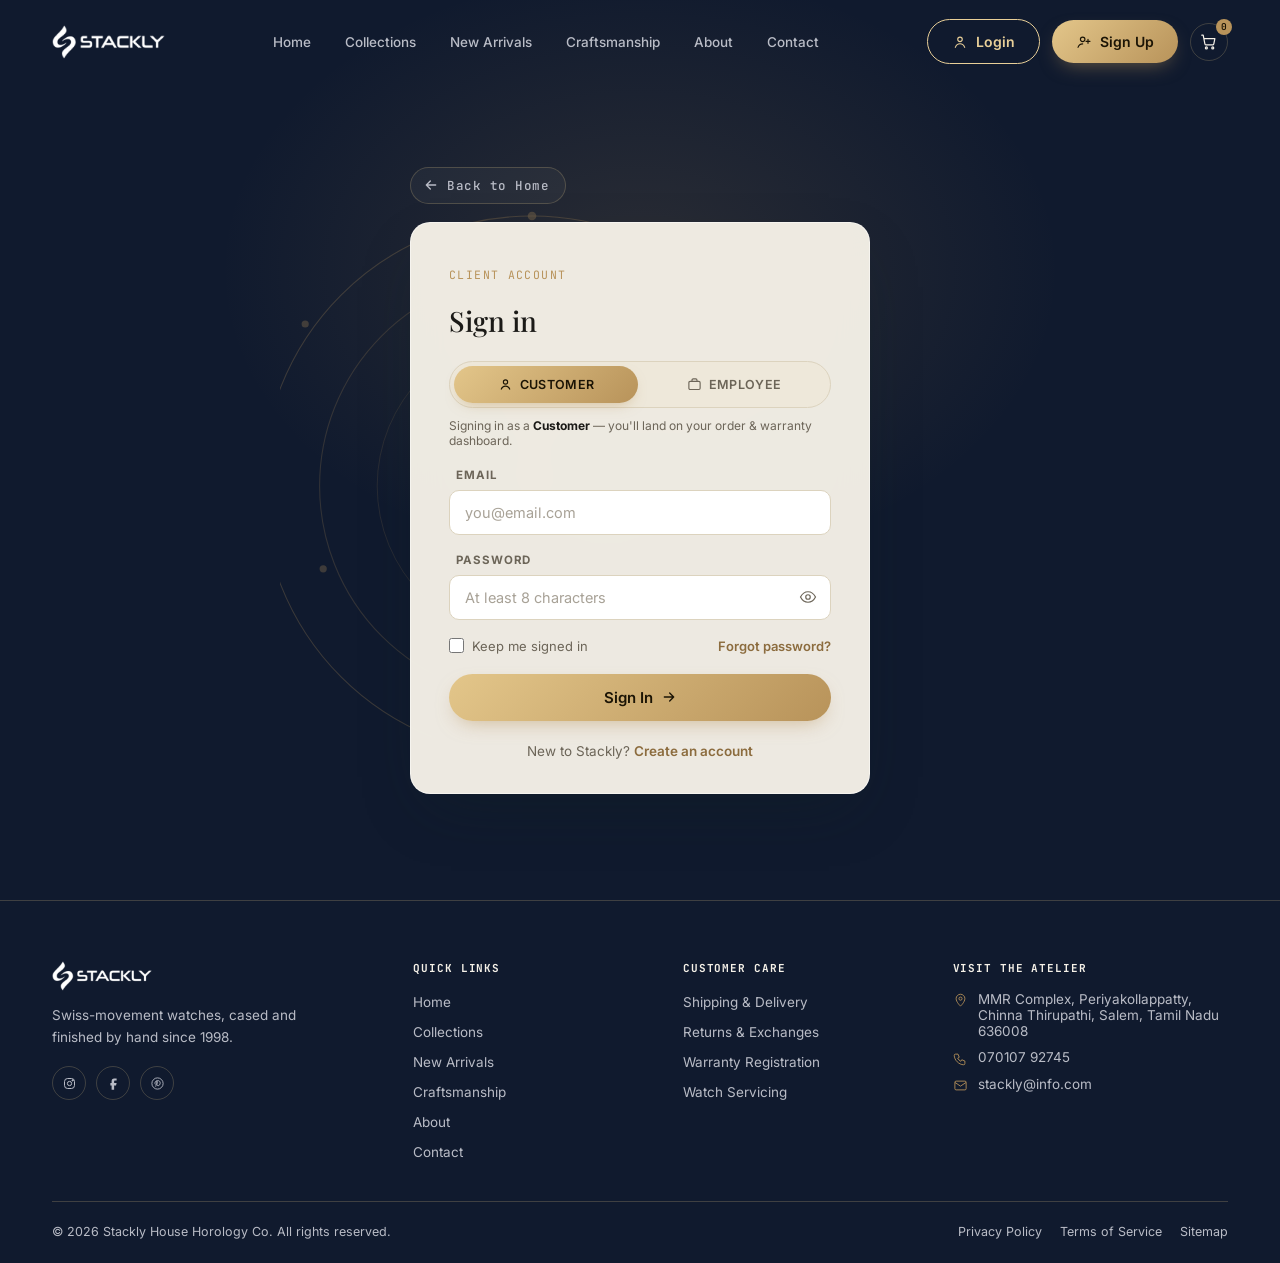
<file: html/login.html>
<!DOCTYPE html>
<html lang="en">
<head>
  <meta charset="UTF-8" />
  <meta name="viewport" content="width=device-width, initial-scale=1.0" />
  <title>Login | Stackly — Fine Timepieces</title>
  <meta name="description" content="Sign in to your Stackly account to track orders, register warranties, and book servicing." />
  <link rel="preconnect" href="https://fonts.googleapis.com" />
  <link rel="preconnect" href="https://fonts.gstatic.com" crossorigin />
  <link href="https://fonts.googleapis.com/css2?family=Playfair+Display:ital,wght@0,500;0,600;1,500&family=Inter:wght@400;500;600&family=JetBrains+Mono:wght@400;500&display=swap" rel="stylesheet" />
  <link rel="stylesheet" href="../css/login.css" />
</head>
<body class="hero-page auth-page">

<!-- ============ HEADER ============ -->
<header class="site-header" id="siteHeader">
  <div class="wrap">
    <a href="index.html#home" class="brand">
      <img src="../assets/Logo.webp" alt="Stackly" class="brand-logo" />
    </a>

    <nav class="main-nav" aria-label="Primary">
      <a href="index.html#home">Home</a>
      <a href="collections.html">Collections</a>
      <a href="newarrivals.html">New Arrivals</a>
      <a href="craftsmanship.html">Craftsmanship</a>
      <a href="about.html">About</a>
      <a href="contact.html">Contact</a>
    </nav>

    <div class="header-cta">
      <a href="login.html" class="btn btn-line btn-login active" aria-current="page">
        <svg viewBox="0 0 24 24" fill="none"><circle cx="12" cy="8" r="3.4" stroke="currentColor" stroke-width="1.7"/><path d="M5 20c1.3-3.6 4-5.4 7-5.4s5.7 1.8 7 5.4" stroke="currentColor" stroke-width="1.7" stroke-linecap="round"/></svg>
        <span class="btn-text">Login</span>
      </a>
      <a href="signup.html" class="btn btn-brass btn-signup">
        <svg viewBox="0 0 24 24" fill="none"><circle cx="10" cy="8" r="3.4" stroke="currentColor" stroke-width="1.7"/><path d="M3 20c1.2-3.4 3.7-5.1 7-5.1" stroke="currentColor" stroke-width="1.7" stroke-linecap="round"/><path d="M18 8v6M15 11h6" stroke="currentColor" stroke-width="1.7" stroke-linecap="round"/></svg>
        <span class="btn-text">Sign Up</span>
      </a>
      <button class="cart-btn" type="button" aria-label="View cart, 0 items">
        <svg viewBox="0 0 24 24" fill="none" stroke="currentColor" stroke-width="1.7"><circle cx="9" cy="21" r="1.4"/><circle cx="18" cy="21" r="1.4"/><path d="M2.5 3h2l2.4 12.2a2 2 0 002 1.6h8.6a2 2 0 002-1.6L21 8H6" stroke-linecap="round" stroke-linejoin="round"/></svg>
        <span class="cart-count">0</span>
      </button>
      <!-- Hamburger removed completely -->
    </div>
  </div>
</header>

<!-- ============ AUTH HERO / FORM ============ -->
<section class="auth-section">
  <div class="auth-bg" style="background-image:url('https://picsum.photos/seed/stackly-auth/1600/1200');"></div>
  <div class="auth-overlay"></div>

  <svg class="auth-dial" viewBox="0 0 400 400" fill="none" preserveAspectRatio="xMidYMid slice">
    <circle cx="140" cy="220" r="150" stroke="#B8935A" stroke-width="0.6" opacity="0.5"/>
    <circle cx="140" cy="220" r="118" stroke="#B8935A" stroke-width="0.6" opacity="0.4"/>
    <circle cx="140" cy="220" r="86" stroke="#B8935A" stroke-width="0.5" opacity="0.3"/>
    <line x1="140" y1="220" x2="140" y2="120" stroke="#E8CF98" stroke-width="1.3" opacity="0.7"/>
    <line x1="140" y1="220" x2="190" y2="250" stroke="#B8935A" stroke-width="1.1" opacity="0.6"/>
    <circle cx="140" cy="220" r="4" fill="#E8CF98" opacity="0.8"/>
    <g fill="#B8935A" opacity="0.55">
      <circle cx="140" cy="70" r="2.4"/>
      <circle cx="256" cy="130" r="2"/>
      <circle cx="266" cy="266" r="2"/>
      <circle cx="140" cy="366" r="2.4"/>
      <circle cx="24" cy="266" r="2"/>
      <circle cx="14" cy="130" r="2"/>
    </g>
  </svg>

  <div class="wrap auth-inner">

    <div class="auth-topbar auth-anim">
      <a href="index.html#home" class="back-home-link">
        <svg viewBox="0 0 24 24" fill="none"><path d="M19 12H5M11 6l-6 6 6 6" stroke="currentColor" stroke-width="2" stroke-linecap="round" stroke-linejoin="round"/></svg>
        <span>Back to Home</span>
      </a>
    </div>

    <div class="auth-form-glass auth-anim">
      <div class="form-head">
        <span class="eyebrow">Client Account</span>
        <h2>Sign in</h2>
      </div>

      <form id="loginForm" novalidate>

        <!-- Role selector: Customer / Employee -->
        <div class="role-toggle" role="tablist" aria-label="Sign in as">
          <button type="button" class="role-btn is-active" data-role="customer" role="tab" aria-selected="true">
            <svg viewBox="0 0 24 24" fill="none" stroke="currentColor" stroke-width="1.8"><circle cx="12" cy="8" r="3.4"/><path d="M5 20c1.3-3.6 4-5.4 7-5.4s5.7 1.8 7 5.4"/></svg>
            Customer
          </button>
          <button type="button" class="role-btn" data-role="employee" role="tab" aria-selected="false">
            <svg viewBox="0 0 24 24" fill="none" stroke="currentColor" stroke-width="1.8"><rect x="3" y="7" width="18" height="13" rx="2"/><path d="M8 7V5a2 2 0 012-2h4a2 2 0 012 2v2"/></svg>
            Employee
          </button>
        </div>
        <p class="role-hint" id="roleHint">Signing in as a <strong>Customer</strong> — you'll land on your order &amp; warranty dashboard.</p>
        <input type="hidden" id="role" value="customer" />

        <div class="input-group">
          <label for="email"><i class="ic-mail"></i> Email</label>
          <input type="email" id="email" placeholder="you@email.com" autocomplete="email" required />
        </div>

        <div class="input-group">
          <label for="password"><i class="ic-lock"></i> Password</label>
          <div class="password-wrapper">
            <input type="password" id="password" placeholder="At least 8 characters" autocomplete="current-password" required />
            <button type="button" class="btn-toggle-pass" aria-label="Show password">
              <svg class="eye-open" viewBox="0 0 24 24" fill="none"><path d="M2 12s3.6-7 10-7 10 7 10 7-3.6 7-10 7-10-7-10-7z" stroke="currentColor" stroke-width="1.6"/><circle cx="12" cy="12" r="3" stroke="currentColor" stroke-width="1.6"/></svg>
              <svg class="eye-closed" viewBox="0 0 24 24" fill="none"><path d="M3 3l18 18M10.6 10.7a3 3 0 004.1 4.1M6.6 6.7C4.2 8.3 2 12 2 12s3.6 7 10 7c1.7 0 3.1-.5 4.4-1.2M9.9 5.2C10.6 5.1 11.3 5 12 5c6.4 0 10 7 10 7-.5.9-1.3 2-2.3 3" stroke="currentColor" stroke-width="1.6" stroke-linecap="round"/></svg>
            </button>
          </div>
        </div>

        <div class="form-row">
          <label class="remember">
            <input type="checkbox" id="remember" />
            <span>Keep me signed in</span>
          </label>
          <a href="404.html" class="forgot-pass-link">Forgot password?</a>
        </div>

        <div id="formError" class="form-error-msg" role="alert"></div>
        <div id="formSuccess" class="form-success-msg" role="status"></div>

        <button type="submit" class="btn btn-brass btn-submit-auth">
          <span class="btn-label">Sign In</span>
          <svg viewBox="0 0 24 24" fill="none"><path d="M5 12h14M13 6l6 6-6 6" stroke="currentColor" stroke-width="2" stroke-linecap="round" stroke-linejoin="round"/></svg>
        </button>

        <p class="auth-switch">New to Stackly? <a href="signup.html">Create an account</a></p>
      </form>
    </div>

  </div>
</section>

<!-- ============ FOOTER ============ -->
<footer class="site-footer">
  <div class="wrap">
    <div class="footer-top">
      <div class="footer-brand">
        <a href="index.html#home" class="brand">
          <img src="../assets/Logo.webp" alt="Stackly" class="brand-logo" />
        </a>
        <p>Swiss-movement watches, cased and finished by hand since 1998.</p>
        <div class="footer-social">
          <a href="404.html" aria-label="Instagram"><svg viewBox="0 0 24 24" fill="none" stroke="currentColor" stroke-width="1.6"><rect x="4" y="4" width="16" height="16" rx="5"/><circle cx="12" cy="12" r="3.4"/><circle cx="17" cy="7" r="1" fill="currentColor"/></svg></a>
          <a href="404.html" aria-label="Facebook"><svg viewBox="0 0 24 24" fill="none"><path d="M15 4h-2a4 4 0 00-4 4v3H7v4h2v7h4v-7h3l1-4h-4V8a1 1 0 011-1h3V4z" fill="currentColor"/></svg></a>
          <a href="404.html" aria-label="Pinterest"><svg viewBox="0 0 24 24" fill="none" stroke="currentColor" stroke-width="1.4"><circle cx="12" cy="12" r="9"/><path d="M9 17c1-3 1.5-5 1.5-5S10 10.5 10 9.5c0-1.5 2-1.7 2-.2 0 1-1 2.5-1 4 0 1.4 1 2.2 2 2.2 2 0 3.3-2.2 3.3-4.6 0-2-1.4-3.6-3.9-3.6-2.8 0-4.5 2-4.5 4.2 0 .8.3 1.6.7 2"/></svg></a>
        </div>
      </div>

      <div class="footer-col">
        <h5>Quick Links</h5>
        <ul>
          <li><a href="index.html#home">Home</a></li>
          <li><a href="collections.html">Collections</a></li>
          <li><a href="newarrivals.html">New Arrivals</a></li>
          <li><a href="craftsmanship.html">Craftsmanship</a></li>
          <li><a href="about.html">About</a></li>
          <li><a href="contact.html">Contact</a></li>
        </ul>
      </div>

      <div class="footer-col">
        <h5>Customer Care</h5>
        <ul>
          <li><a href="404.html">Shipping &amp; Delivery</a></li>
          <li><a href="404.html">Returns &amp; Exchanges</a></li>
          <li><a href="404.html">Warranty Registration</a></li>
          <li><a href="404.html">Watch Servicing</a></li>
        </ul>
      </div>

      <div class="footer-col">
        <h5>Visit the Atelier</h5>
        <ul class="footer-contact">
          <li><svg viewBox="0 0 24 24" fill="none" stroke="currentColor" stroke-width="1.4"><path d="M12 21s7-6.5 7-12a7 7 0 10-14 0c0 5.5 7 12 7 12z"/><circle cx="12" cy="9" r="2.5"/></svg> <a href="404.html" target="_blank" rel="noopener">MMR Complex, Periyakollappatty, Chinna Thirupathi, Salem, Tamil Nadu 636008</a></li>
          <li><svg viewBox="0 0 24 24" fill="none" stroke="currentColor" stroke-width="1.4"><path d="M4 5h4l2 5-2.5 1.5a11 11 0 005 5L14 14l5 2v4a2 2 0 01-2 2C9.6 22 2 14.4 2 7a2 2 0 012-2z"/></svg> <a href="404.html">070107 92745</a></li>
          <li><svg viewBox="0 0 24 24" fill="none" stroke="currentColor" stroke-width="1.4"><rect x="3" y="5" width="18" height="14" rx="2"/><path d="M3 7l9 6 9-6"/></svg> <a href="404.html">stackly@info.com</a></li>
        </ul>
      </div>
    </div>

    <div class="footer-bottom">
      <span>© 2026 Stackly House Horology Co. All rights reserved.</span>
      <div class="footer-bottom-links">
        <a href="404.html">Privacy Policy</a>
        <a href="404.html">Terms of Service</a>
        <a href="404.html">Sitemap</a>
      </div>
    </div>
  </div>
</footer>

<script>
document.addEventListener('DOMContentLoaded', () => {

  /* ---------------------------------------------------
     Header scroll state (no hamburger)
  --------------------------------------------------- */
  (function initHeader() {
    var header = document.getElementById('siteHeader');
    function onScroll() {
      if (!header) return;
      if (window.scrollY > 8) header.classList.add('is-scrolled');
      else header.classList.remove('is-scrolled');
    }
    window.addEventListener('scroll', onScroll, { passive: true });
    onScroll();
  })();

  /* ---------------------------------------------------
     Scroll reveal for trust strip
  --------------------------------------------------- */
  var prefersReducedMotion = window.matchMedia('(prefers-reduced-motion: reduce)').matches;
  var revealEls = document.querySelectorAll('.reveal');

  if (prefersReducedMotion) {
    revealEls.forEach(function (el) { el.classList.add('is-visible'); });
  } else if ('IntersectionObserver' in window) {
    var revealObserver = new IntersectionObserver(function (entries) {
      entries.forEach(function (entry) {
        if (entry.isIntersecting) {
          entry.target.classList.add('is-visible');
          revealObserver.unobserve(entry.target);
        }
      });
    }, { threshold: 0.15, rootMargin: '0px 0px -40px 0px' });
    revealEls.forEach(function (el) { revealObserver.observe(el); });
  } else {
    revealEls.forEach(function (el) { el.classList.add('is-visible'); });
  }

  /* ---------------------------------------------------
     Auth hero entrance (staggered fade-up)
  --------------------------------------------------- */
  var authAnimEls = document.querySelectorAll('.auth-anim');
  if (prefersReducedMotion) {
    authAnimEls.forEach(function (el) { el.classList.add('is-visible'); });
  } else {
    authAnimEls.forEach(function (el, i) {
      setTimeout(function () { el.classList.add('is-visible'); }, 150 + i * 110);
    });
  }

  /* ---------------------------------------------------
     Role selector: Customer / Employee
  --------------------------------------------------- */
  var CUSTOMER_DASHBOARD = 'dashboard.html';
  var EMPLOYEE_DASHBOARD = 'admindashboard.html';

  var roleButtons = document.querySelectorAll('.role-btn');
  var roleInput = document.getElementById('role');
  var roleHint = document.getElementById('roleHint');

  function setRole(role) {
    roleInput.value = role;
    roleButtons.forEach(function (btn) {
      var isActive = btn.getAttribute('data-role') === role;
      btn.classList.toggle('is-active', isActive);
      btn.setAttribute('aria-selected', isActive ? 'true' : 'false');
    });
    if (role === 'employee') {
      roleHint.innerHTML = 'Signing in as an <strong>Employee</strong> — you\'ll land on the staff operations console.';
    } else {
      roleHint.innerHTML = 'Signing in as a <strong>Customer</strong> — you\'ll land on your order &amp; warranty dashboard.';
    }
  }

  roleButtons.forEach(function (btn) {
    btn.addEventListener('click', function () { setRole(btn.getAttribute('data-role')); });
  });

  /* ---------------------------------------------------
     Password visibility toggle
  --------------------------------------------------- */
  const toggleBtn = document.querySelector('.btn-toggle-pass');
  const passwordInput = document.getElementById('password');
  const eyeOpenIcon = toggleBtn.querySelector('.eye-open');
  const eyeClosedIcon = toggleBtn.querySelector('.eye-closed');

  const setPasswordVisibility = (show) => {
    passwordInput.setAttribute('type', show ? 'text' : 'password');
    toggleBtn.classList.toggle('is-visible', show);
    eyeOpenIcon.style.display = show ? 'none' : 'flex';
    eyeClosedIcon.style.display = show ? 'flex' : 'none';
    toggleBtn.setAttribute('aria-label', show ? 'Hide password' : 'Show password');
  };

  setPasswordVisibility(false);

  toggleBtn.addEventListener('click', () => {
    const willShow = passwordInput.getAttribute('type') !== 'text';
    setPasswordVisibility(willShow);
  });

  /* ---------------------------------------------------
     Form validation + simulated sign-in, routed by role
  --------------------------------------------------- */
  const loginForm = document.getElementById('loginForm');
  const formError = document.getElementById('formError');
  const formSuccess = document.getElementById('formSuccess');
  const submitBtn = document.querySelector('.btn-submit-auth');
  const emailRegex = /^[^\s@]+@[^\s@]+\.[^\s@]+$/;

  const showError = (message) => {
    formSuccess.style.display = 'none';
    formError.textContent = message;
    formError.style.display = 'block';
  };

  const clearMessages = () => {
    formError.style.display = 'none';
    formError.textContent = '';
    formSuccess.style.display = 'none';
    formSuccess.textContent = '';
  };

  loginForm.addEventListener('submit', (e) => {
    e.preventDefault();
    clearMessages();

    const email = document.getElementById('email').value.trim();
    const pass = passwordInput.value;
    const role = roleInput.value;

    if (!email || !pass) return showError('Please fill out Email and Password.');
    if (!emailRegex.test(email)) return showError('Please enter a valid email address.');
    if (pass.length < 8) return showError('Password must be at least 8 characters long.');

    const userRecord = {
      email: email,
      name: email.split('@')[0],
      role: role,
      remember: document.getElementById('remember').checked,
      loginTime: Date.now()
    };
    localStorage.setItem('stacklyUser', JSON.stringify(userRecord));
    localStorage.setItem('stacklyIsAuthenticated', 'true');
    localStorage.setItem('stacklyRole', role);

    const originalLabel = submitBtn.querySelector('.btn-label').textContent;
    submitBtn.disabled = true;
    submitBtn.querySelector('.btn-label').textContent = 'Signing in…';

    setTimeout(() => {
      submitBtn.querySelector('.btn-label').textContent = 'Welcome back!';
      formSuccess.textContent = role === 'employee'
        ? "You're signed in. Redirecting you to the staff console…"
        : "You're signed in. Redirecting you to your account…";
      formSuccess.style.display = 'block';

      setTimeout(() => {
        window.location.href = role === 'employee' ? EMPLOYEE_DASHBOARD : CUSTOMER_DASHBOARD;
      }, 900);
    }, 1200);
  });

});
</script>

</body>
</html>
</file>
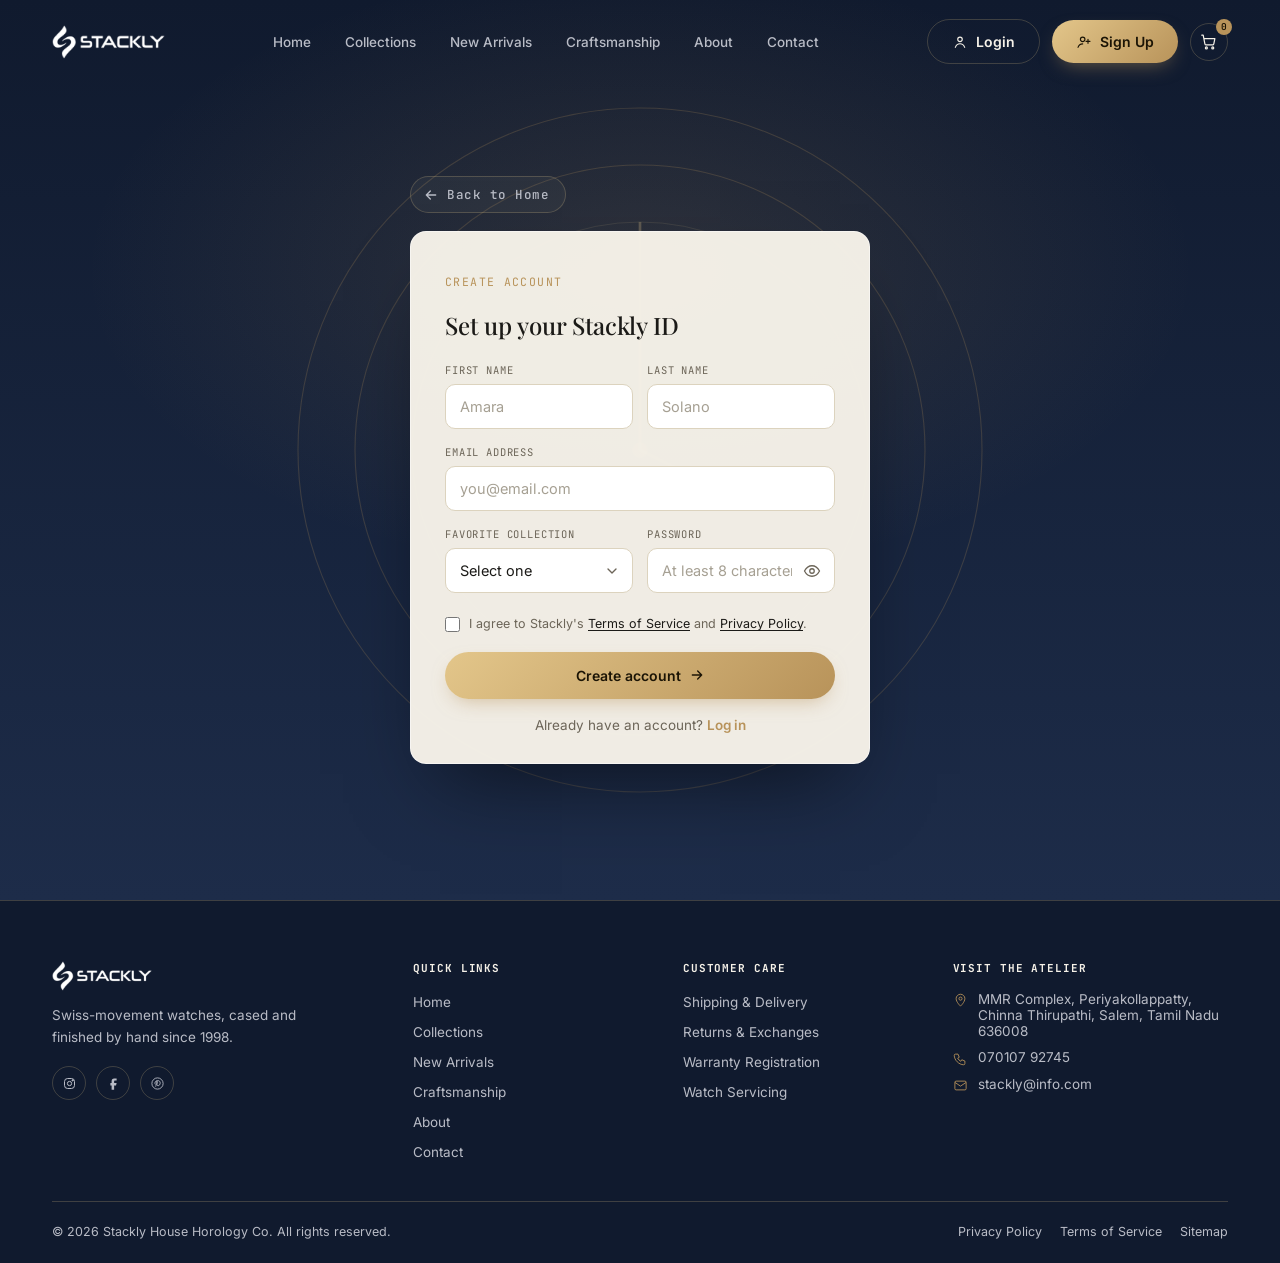
<file: html/signup.html>
<!DOCTYPE html>
<html lang="en">
<head>
  <meta charset="UTF-8" />
  <meta name="viewport" content="width=device-width, initial-scale=1.0" />
  <title>Sign Up | Stackly — Fine Timepieces</title>
  <meta name="description" content="Create your Stackly account for early access to limited releases, order tracking, and free engraving on every order." />
  <link rel="preconnect" href="https://fonts.googleapis.com" />
  <link rel="preconnect" href="https://fonts.gstatic.com" crossorigin />
  <link href="https://fonts.googleapis.com/css2?family=Playfair+Display:ital,wght@0,500;0,600;1,500&family=Inter:wght@400;500;600&family=JetBrains+Mono:wght@400;500&display=swap" rel="stylesheet" />
  <link rel="stylesheet" href="../css/signup.css" />
</head>
<body class="hero-page auth-page">

<!-- ============ HEADER ============ -->
<header class="site-header" id="siteHeader">
  <div class="wrap">
    <a href="index.html" class="brand">
      <img src="../assets/Logo.webp" alt="Stackly" class="brand-logo">
    </a>

    <nav class="main-nav" aria-label="Primary">
      <a href="index.html">Home</a>
      <a href="collections.html">Collections</a>
      <a href="new arrivals.html">New Arrivals</a>
      <a href="craftsmanship.html">Craftsmanship</a>
      <a href="about.html">About</a>
      <a href="contact.html">Contact</a>
    </nav>

    <div class="header-cta">
      <a href="login.html" class="btn btn-line btn-login">
        <svg viewBox="0 0 24 24" fill="none"><circle cx="12" cy="8" r="3.4" stroke="currentColor" stroke-width="1.7"/><path d="M5 20c1.3-3.6 4-5.4 7-5.4s5.7 1.8 7 5.4" stroke="currentColor" stroke-width="1.7" stroke-linecap="round"/></svg>
        Login
      </a>
      <a href="signup.html" class="btn btn-brass btn-signup active" aria-current="page">
        <svg viewBox="0 0 24 24" fill="none"><circle cx="10" cy="8" r="3.4" stroke="currentColor" stroke-width="1.7"/><path d="M3 20c1.2-3.4 3.7-5.1 7-5.1" stroke="currentColor" stroke-width="1.7" stroke-linecap="round"/><path d="M18 8v6M15 11h6" stroke="currentColor" stroke-width="1.7" stroke-linecap="round"/></svg>
        Sign Up
      </a>
      <button class="cart-btn" type="button" aria-label="View cart">
        <svg viewBox="0 0 24 24" fill="none" stroke="currentColor" stroke-width="1.7"><circle cx="9" cy="21" r="1.4"/><circle cx="18" cy="21" r="1.4"/><path d="M2.5 3h2l2.4 12.2a2 2 0 002 1.6h8.6a2 2 0 002-1.6L21 8H6" stroke-linecap="round" stroke-linejoin="round"/></svg>
        <span class="cart-count">0</span>
      </button>
      <!-- Hamburger removed completely -->
    </div>
  </div>
</header>

<!-- ============ AUTH / SIGN UP — single centered column ============ -->
<main>
  <section class="auth-section">
    <div class="auth-bg"></div>

    <!-- Dial is now a centered, symmetric watermark behind the whole
         column instead of a half-cropped shape pinned to the left edge
         — it sits behind the copy and the card without cutting through
         either. -->
    <svg class="auth-dial" viewBox="0 0 400 400" fill="none" aria-hidden="true">
      <circle cx="200" cy="200" r="180" stroke="#B8935A" stroke-width="0.6" opacity="0.4"/>
      <circle cx="200" cy="200" r="150" stroke="#B8935A" stroke-width="0.6" opacity="0.4"/>
      <circle cx="200" cy="200" r="120" stroke="#E3C68A" stroke-width="0.4" opacity="0.28"/>
      <line x1="200" y1="200" x2="200" y2="80" stroke="#E3C68A" stroke-width="1.4" opacity="0.5"/>
      <line x1="200" y1="200" x2="260" y2="230" stroke="#B8935A" stroke-width="1.2" opacity="0.5"/>
      <circle cx="200" cy="200" r="4" fill="#E3C68A" opacity="0.5"/>
    </svg>

    <div class="wrap auth-grid">

      <div class="auth-topbar reveal-up">
        <a href="index.html#home" class="back-home-link">
          <svg viewBox="0 0 24 24" fill="none"><path d="M19 12H5M11 6l-6 6 6 6" stroke="currentColor" stroke-width="2" stroke-linecap="round" stroke-linejoin="round"/></svg>
          <span>Back to Home</span>
        </a>
      </div>

      <div class="auth-card-wrap">
        <form class="auth-card" id="signupForm" novalidate>
          <div class="auth-card-head">
            <span class="eyebrow">Create account</span>
            <h2>Set up your Stackly ID</h2>
          </div>

          <div class="field-row">
            <div class="field">
              <label for="firstName">First name</label>
              <input type="text" id="firstName" placeholder="Amara" required autocomplete="given-name">
            </div>
            <div class="field">
              <label for="lastName">Last name</label>
              <input type="text" id="lastName" placeholder="Solano" required autocomplete="family-name">
            </div>
          </div>

          <div class="field">
            <label for="email">Email address</label>
            <input type="email" id="email" placeholder="you@email.com" required autocomplete="email">
          </div>

          <div class="field-row">
            <div class="field">
              <label for="collection">Favorite collection</label>
              <div class="select-wrap">
                <select id="collection" required>
                  <option value="" disabled selected>Select one</option>
                  <option>The Heritage</option>
                  <option>The Field</option>
                  <option>The Atelier</option>
                  <option>The Minima</option>
                </select>
                <svg class="select-icon" viewBox="0 0 24 24" fill="none"><path d="M6 9l6 6 6-6" stroke="currentColor" stroke-width="2" stroke-linecap="round" stroke-linejoin="round"/></svg>
              </div>
            </div>
            <div class="field">
              <label for="password">Password</label>
              <div class="pass-wrap">
                <input type="password" id="password" placeholder="At least 8 characters" required minlength="8" autocomplete="new-password">
                <button type="button" class="pass-toggle" aria-label="Show password">
                  <svg class="icon-eye" viewBox="0 0 24 24" fill="none"><path d="M2 12s3.6-7 10-7 10 7 10 7-3.6 7-10 7-10-7-10-7z" stroke="currentColor" stroke-width="1.7"/><circle cx="12" cy="12" r="3" stroke="currentColor" stroke-width="1.7"/></svg>
                  <svg class="icon-eye-off" viewBox="0 0 24 24" fill="none"><path d="M3 3l18 18M10.6 10.6a3 3 0 004.24 4.24M9.9 5.1A10.6 10.6 0 0112 5c6.4 0 10 7 10 7a15.5 15.5 0 01-3.2 4.1M6.5 6.7C4 8.3 2 12 2 12s3.6 7 10 7c1.2 0 2.3-.2 3.3-.6" stroke="currentColor" stroke-width="1.7" stroke-linecap="round"/></svg>
                </button>
              </div>
            </div>
          </div>

          <label class="check-row">
            <input type="checkbox" id="terms" required>
            <span>I agree to Stackly's <a href="404.html">Terms of Service</a> and <a href="404.html">Privacy Policy</a>.</span>
          </label>

          <div id="formError" class="form-error" role="alert"></div>

          <button type="submit" class="btn btn-brass btn-full">
            <span class="btn-label">Create account</span>
            <svg viewBox="0 0 24 24" fill="none"><path d="M5 12h14M13 6l6 6-6 6" stroke="currentColor" stroke-width="2" stroke-linecap="round" stroke-linejoin="round"/></svg>
          </button>

          <p class="auth-switch">Already have an account? <a href="login.html">Log in</a></p>
        </form>
      </div>

    </div>
  </section>
</main>

<!-- ============ FOOTER ============ -->
<footer class="site-footer">
  <div class="wrap">
    <div class="footer-top">
      <div class="footer-brand">
        <a href="index.html" class="brand">
          <img src="../assets/Logo.webp" alt="Stackly" class="brand-logo">
        </a>
        <p>Swiss-movement watches, cased and finished by hand since 1998.</p>
        <div class="footer-social">
          <a href="404.html" aria-label="Instagram"><svg viewBox="0 0 24 24" fill="none" stroke="currentColor" stroke-width="1.6"><rect x="4" y="4" width="16" height="16" rx="5"/><circle cx="12" cy="12" r="3.4"/><circle cx="17" cy="7" r="1" fill="currentColor"/></svg></a>
          <a href="404.html" aria-label="Facebook"><svg viewBox="0 0 24 24" fill="none"><path d="M15 4h-2a4 4 0 00-4 4v3H7v4h2v7h4v-7h3l1-4h-4V8a1 1 0 011-1h3V4z" fill="currentColor"/></svg></a>
          <a href="404.html" aria-label="Pinterest"><svg viewBox="0 0 24 24" fill="none" stroke="currentColor" stroke-width="1.4"><circle cx="12" cy="12" r="9"/><path d="M9 17c1-3 1.5-5 1.5-5S10 10.5 10 9.5c0-1.5 2-1.7 2-.2 0 1-1 2.5-1 4 0 1.4 1 2.2 2 2.2 2 0 3.3-2.2 3.3-4.6 0-2-1.4-3.6-3.9-3.6-2.8 0-4.5 2-4.5 4.2 0 .8.3 1.6.7 2"/></svg></a>
        </div>
      </div>

      <div class="footer-col">
        <h5>Quick Links</h5>
        <ul>
          <li><a href="index.html">Home</a></li>
          <li><a href="collections.html">Collections</a></li>
          <li><a href="new arrivals.html">New Arrivals</a></li>
          <li><a href="craftsmanship.html">Craftsmanship</a></li>
          <li><a href="about.html">About</a></li>
          <li><a href="contact.html">Contact</a></li>
        </ul>
      </div>

      <div class="footer-col">
        <h5>Customer Care</h5>
        <ul>
          <li><a href="404.html">Shipping &amp; Delivery</a></li>
          <li><a href="404.html">Returns &amp; Exchanges</a></li>
          <li><a href="404.html">Warranty Registration</a></li>
          <li><a href="404.html">Watch Servicing</a></li>
        </ul>
      </div>

      <div class="footer-col">
        <h5>Visit the Atelier</h5>
        <ul class="footer-contact">
          <li><svg viewBox="0 0 24 24" fill="none" stroke="currentColor" stroke-width="1.4"><path d="M12 21s7-6.5 7-12a7 7 0 10-14 0c0 5.5 7 12 7 12z"/><circle cx="12" cy="9" r="2.5"/></svg> <a href="404.html" target="_blank" rel="noopener">MMR Complex, Periyakollappatty, Chinna Thirupathi, Salem, Tamil Nadu 636008</a></li>
          <li><svg viewBox="0 0 24 24" fill="none" stroke="currentColor" stroke-width="1.4"><path d="M4 5h4l2 5-2.5 1.5a11 11 0 005 5L14 14l5 2v4a2 2 0 01-2 2C9.6 22 2 14.4 2 7a2 2 0 012-2z"/></svg> <a href="404.html">070107 92745</a></li>
          <li><svg viewBox="0 0 24 24" fill="none" stroke="currentColor" stroke-width="1.4"><rect x="3" y="5" width="18" height="14" rx="2"/><path d="M3 7l9 6 9-6"/></svg> <a href="404.html">stackly@info.com</a></li>
        </ul>
      </div>
    </div>

    <div class="footer-bottom">
      <span>© 2026 Stackly House Horology Co. All rights reserved.</span>
      <div class="footer-bottom-links">
        <a href="404.html">Privacy Policy</a>
        <a href="404.html">Terms of Service</a>
        <a href="404.html">Sitemap</a>
      </div>
    </div>
  </div>
</footer>

<script>
  /* =========================================================
     STACKLY SIGN UP — script
     ========================================================= */
  (function () {
    var header = document.querySelector('.site-header');

    /* ---- Header background swap on scroll ---- */
    function onScroll() {
      if (!header) return;
      if (window.scrollY > 8) header.classList.add('is-scrolled');
      else header.classList.remove('is-scrolled');
    }
    window.addEventListener('scroll', onScroll, { passive: true });
    onScroll();

    /* ---- Cart icon: redirects to 404.html ---- */
    var cartBtn = document.querySelector('.cart-btn');
    if (cartBtn) {
      cartBtn.addEventListener('click', function () {
        window.location.href = '404.html';
      });
    }

    /* ---- Page-load reveal ---- */
    var prefersReducedMotion = window.matchMedia('(prefers-reduced-motion: reduce)').matches;
    var revealTargets = document.querySelectorAll('.reveal-up, .auth-card');

    if (prefersReducedMotion) {
      revealTargets.forEach(function (el) { el.classList.add('is-visible'); });
    } else {
      revealTargets.forEach(function (el, i) {
        setTimeout(function () { el.classList.add('is-visible'); }, 120 + i * 90);
      });
    }

    /* ---- Password visibility toggle ---- */
    var passToggle = document.querySelector('.pass-toggle');
    var passwordInput = document.getElementById('password');

    if (passToggle && passwordInput) {
      passToggle.addEventListener('click', function () {
        var willShow = passwordInput.getAttribute('type') !== 'text';
        passwordInput.setAttribute('type', willShow ? 'text' : 'password');
        passToggle.classList.toggle('is-visible', willShow);
        passToggle.setAttribute('aria-label', willShow ? 'Hide password' : 'Show password');
      });
    }

    /* ---- Form validation ---- */
    var signupForm = document.getElementById('signupForm');
    var formError = document.getElementById('formError');

    function showError(message) {
      formError.textContent = message;
      formError.style.display = 'block';
    }

    function clearError() {
      formError.style.display = 'none';
      formError.textContent = '';
    }

    if (signupForm) {
      signupForm.addEventListener('submit', function (e) {
        e.preventDefault();
        clearError();

        var firstName = document.getElementById('firstName').value.trim();
        var lastName = document.getElementById('lastName').value.trim();
        var email = document.getElementById('email').value.trim();
        var collection = document.getElementById('collection').value;
        var password = passwordInput.value;
        var terms = document.getElementById('terms').checked;

        var emailRegex = /^[^\s@]+@[^\s@]+\.[^\s@]+$/;

        if (!firstName || !lastName || !email) {
          showError('Please fill out all fields.');
          return;
        }
        if (!emailRegex.test(email)) {
          showError('Please enter a valid email address.');
          return;
        }
        if (!collection) {
          showError('Please select a favorite collection.');
          return;
        }
        if (password.length < 8) {
          showError('Password must be at least 8 characters long.');
          return;
        }
        if (!terms) {
          showError("You must agree to Stackly's Terms of Service.");
          return;
        }

        var btn = signupForm.querySelector('.btn-full');
        var btnLabel = btn.querySelector('.btn-label');
        btn.style.pointerEvents = 'none';
        btnLabel.textContent = 'Creating account…';

        setTimeout(function () {
          btnLabel.textContent = 'Account created';
          btn.style.background = '#5A8F6B';
          window.location.href = 'login.html';
        }, 1400);
      });

      signupForm.querySelectorAll('input, select').forEach(function (field) {
        field.addEventListener('input', function () {
          if (field.checkValidity()) field.classList.remove('is-invalid');
        });
      });
    }
  })();
</script>

</body>
</html>
</file>
<file: css/about.css>
/* =============================================================
   STACKLY — About page (v2: content-first, 5 sections, 5 images)
============================================================= */
@import url('https://fonts.googleapis.com/css2?family=Playfair+Display:ital,wght@0,500;0,600;0,700;1,500;1,600&family=Jost:wght@300;400;500;600;700&family=IBM+Plex+Mono:wght@400;500&display=swap');

:root{
  --ink:        #0c0f14;
  --ink-soft:   #12161d;
  --ink-line:   rgba(242,237,227,0.14);
  --paper:      #f2ede3;
  --paper-soft: #e9e2d0;
  --paper-line: rgba(12,15,20,0.10);
  --gold:       #c6a15b;
  --gold-dark:  #96702e;
  --gold-tint:  #f3e4c6;
  --white:      #ffffff;
  --text:       #17181c;
  --text-muted: #5b5f66;
  --text-on-ink: #efece0;
  --text-on-ink-muted: #a9a79c;
  --font-display: 'Playfair Display', serif;
  --font-body: 'Jost', sans-serif;
  --font-mono: 'IBM Plex Mono', monospace;
  --maxw: 1240px;
  --header-h: 84px;
  --radius-s: 6px;
  --radius-m: 14px;
  --radius-l: 26px;
  --ease: cubic-bezier(.22,.68,0,1);
}

*,*::before,*::after{ box-sizing:border-box; }
html{ scroll-behavior:smooth; }
@media (prefers-reduced-motion: reduce){
  html{ scroll-behavior:auto; }
  *,*::before,*::after{ animation-duration:0.001ms !important; animation-iteration-count:1 !important; transition-duration:0.001ms !important; scroll-behavior:auto !important; }
}

body{
  margin:0; font-family:var(--font-body); font-weight:300;
  background:var(--paper); color:var(--text);
  -webkit-font-smoothing:antialiased; overflow-x:hidden;
}
img{ max-width:100%; display:block; }
a{ color:inherit; text-decoration:none; }
button{ font-family:inherit; cursor:pointer; }
ul{ margin:0; padding:0; list-style:none; }
h1,h2,h3,h4{ font-family:var(--font-display); margin:0; font-weight:600; letter-spacing:-0.01em; }
p{ margin:0; }
:focus-visible{ outline:2px solid var(--gold); outline-offset:3px; }

.wrap{ max-width:var(--maxw); margin:0 auto; padding:0 32px; }
@media (max-width:720px){ .wrap{ padding:0 20px; } }

.eyebrow{
  font-family:var(--font-mono); font-size:12px; letter-spacing:0.14em; text-transform:uppercase;
  color:var(--gold-dark); display:inline-flex; align-items:center; gap:10px;
}
.eyebrow::before{ content:''; width:22px; height:1px; background:var(--gold-dark); display:inline-block; }
.on-ink .eyebrow{ color:var(--gold); }
.on-ink .eyebrow::before{ background:var(--gold); }

.btn{
  display:inline-flex; align-items:center; gap:8px; padding:14px 26px; border-radius:2px;
  font-weight:500; font-size:13px; letter-spacing:0.08em; text-transform:uppercase;
  border:1px solid transparent;
  transition:transform .35s var(--ease), background .25s ease, color .25s ease, border-color .25s ease, box-shadow .35s var(--ease);
  white-space:nowrap;
}
.btn:hover{ transform:translateY(-2px); }
.btn:active{ transform:translateY(0); }
.btn-brass{ background:var(--gold); color:var(--ink); }
.btn-brass:hover{ background:var(--gold-dark); color:var(--white); box-shadow:0 12px 24px -10px rgba(150,112,46,0.55); }
.btn-line{ background:transparent; border-color:var(--paper-line); color:var(--text); }
.btn-line:hover{ border-color:var(--ink); }
.btn-line-ink{ background:transparent; border-color:var(--ink-line); color:var(--text-on-ink); }
.btn-line-ink:hover{ border-color:var(--gold); color:var(--gold); }

/* ================= HEADER ================= */
.site-header{
  position:fixed; top:0; left:0; right:0; z-index:900;
  height:var(--header-h); display:flex; align-items:center; background:transparent;
  transition:background .4s var(--ease), box-shadow .4s var(--ease), height .3s var(--ease);
}
.site-header .wrap{ display:flex; align-items:center; justify-content:space-between; width:100%; }
.site-header.is-scrolled{
  background:rgba(12,15,20,0.86); backdrop-filter:blur(10px);
  box-shadow:0 1px 0 var(--ink-line); height:72px;
}
.brand{ display:flex; align-items:center; }
.brand-logo{ height:34px; width:auto; max-width:190px; object-fit:contain; display:block; }
.footer-brand .brand-logo{ height:32px; }
.mobile-nav-head .brand-logo{ height:30px; }

.main-nav{ display:flex; align-items:center; gap:34px; }
.main-nav a{
  font-size:12.5px; font-weight:500; letter-spacing:0.1em; text-transform:uppercase;
  color:var(--text-on-ink-muted); position:relative; padding:6px 0; transition:color .25s ease;
}
.main-nav a::after{
  content:''; position:absolute; left:0; right:0; bottom:0; height:1px; background:var(--gold);
  transform:scaleX(0); transform-origin:right; transition:transform .3s var(--ease);
}
.main-nav a:hover{ color:var(--paper); }
.main-nav a:hover::after, .main-nav a[aria-current="page"]::after{ transform:scaleX(1); transform-origin:left; }
.main-nav a[aria-current="page"]{ color:var(--gold); font-weight:600; }

.header-cta{ display:flex; align-items:center; gap:10px; }
.header-cta .btn svg{ width:15px; height:15px; flex-shrink:0; }
.header-cta .btn-line{ color:var(--paper); border-color:var(--ink-line); }
.header-cta .btn-line:hover{ color:var(--gold); border-color:var(--gold); }

.cart-btn{
  position:relative; width:44px; height:44px; border-radius:50%;
  border:1px solid var(--ink-line); background:rgba(242,237,227,0.06); color:var(--paper);
  display:flex; align-items:center; justify-content:center; flex-shrink:0;
  transition:background .25s ease, border-color .25s ease, color .25s ease, transform .25s var(--ease);
}
.cart-btn:hover{ border-color:var(--gold); color:var(--gold); transform:translateY(-1px); }
.cart-btn svg{ width:19px; height:19px; }
.cart-count{
  position:absolute; top:-4px; right:-4px; min-width:18px; height:18px; padding:0 4px;
  border-radius:999px; background:var(--gold); color:var(--ink);
  font-family:var(--font-mono); font-size:10px; font-weight:600;
  display:flex; align-items:center; justify-content:center;
}
.cart-count.is-updated{ animation:cartPulse .4s ease; }
@keyframes cartPulse{ 0%{ transform:scale(1); } 45%{ transform:scale(1.35); } 100%{ transform:scale(1); } }

.hamburger{
  display:none; width:44px; height:44px; border-radius:50%;
  border:1px solid var(--ink-line); background:rgba(242,237,227,0.06);
  align-items:center; justify-content:center; position:relative; z-index:1200; flex-shrink:0;
  transition:background .25s ease, border-color .25s ease, transform .25s var(--ease);
}
.hamburger:hover{ transform:translateY(-1px); }
.hamburger span{
  position:absolute; width:18px; height:2px; background:var(--paper); border-radius:2px;
  transition:transform .35s var(--ease), opacity .2s ease, top .25s var(--ease);
}
.hamburger span:nth-child(1){ top:16px; }
.hamburger span:nth-child(2){ top:22px; }
.hamburger span:nth-child(3){ top:28px; }
.hamburger.is-open span:nth-child(1){ top:22px; transform:rotate(45deg); }
.hamburger.is-open span:nth-child(2){ opacity:0; }
.hamburger.is-open span:nth-child(3){ top:22px; transform:rotate(-135deg); }

@media (max-width:900px){
  .main-nav, .header-cta .btn{ display:none; }
  .hamburger{ display:flex; }
}

/* ================= MOBILE NAV ================= */
.mobile-nav{
  position:fixed; inset:0; background:var(--ink); z-index:1100;
  display:flex; flex-direction:column; padding:24px 24px 40px;
  transform:translateY(-100%); transition:transform .55s var(--ease); overflow-y:auto;
}
.mobile-nav.is-open{ transform:translateY(0); }
.mobile-nav-head{
  display:flex; align-items:center; justify-content:space-between;
  padding-bottom:20px; margin-bottom:20px; border-bottom:1px solid var(--ink-line);
  opacity:0; transform:translateY(-10px); transition:opacity .4s var(--ease), transform .4s var(--ease);
}
.mobile-nav.is-open .mobile-nav-head{ opacity:1; transform:translateY(0); transition-delay:.05s; }
.mobile-nav-close{
  width:44px; height:44px; border-radius:50%; border:1px solid var(--ink-line);
  background:rgba(242,237,227,0.06); color:var(--paper);
  display:flex; align-items:center; justify-content:center; flex-shrink:0;
  transition:background .25s ease, border-color .25s ease, color .25s ease, transform .3s var(--ease);
}
.mobile-nav-close svg{ width:18px; height:18px; }
.mobile-nav-close:hover{ background:var(--gold); border-color:var(--gold); color:var(--ink); transform:rotate(90deg); }

.mobile-nav-links{ display:flex; flex-direction:column; }
.mobile-nav-links a{
  display:block; font-family:var(--font-display); font-size:30px; color:var(--text-on-ink);
  padding:14px 0; border-bottom:1px solid var(--ink-line);
  opacity:0; transform:translateY(16px);
  transition:opacity .5s var(--ease), transform .5s var(--ease), color .3s ease, padding-left .3s var(--ease);
}
.mobile-nav.is-open .mobile-nav-links a{ opacity:1; transform:translateY(0); }
.mobile-nav.is-open .mobile-nav-links a:nth-child(1){ transition-delay:.10s; }
.mobile-nav.is-open .mobile-nav-links a:nth-child(2){ transition-delay:.16s; }
.mobile-nav.is-open .mobile-nav-links a:nth-child(3){ transition-delay:.22s; }
.mobile-nav.is-open .mobile-nav-links a:nth-child(4){ transition-delay:.28s; }
.mobile-nav.is-open .mobile-nav-links a:nth-child(5){ transition-delay:.34s; }
.mobile-nav.is-open .mobile-nav-links a:nth-child(6){ transition-delay:.40s; }
.mobile-nav-links a:hover{ color:var(--gold); padding-left:8px; }
.mobile-nav-links a[aria-current="page"]{ color:var(--gold); }

.mobile-nav-ctas{
  margin-top:28px; display:flex; flex-direction:column; gap:12px;
  opacity:0; transform:translateY(16px);
  transition:opacity .5s var(--ease), transform .5s var(--ease); transition-delay:.44s;
}
.mobile-nav.is-open .mobile-nav-ctas{ opacity:1; transform:translateY(0); }
.mobile-nav-ctas .btn{ justify-content:center; }

.mobile-nav-foot{
  margin-top:auto; padding-top:32px; color:var(--text-on-ink-muted); font-size:13px;
  display:flex; justify-content:space-between; flex-wrap:wrap; gap:10px;
  opacity:0; transition:opacity .5s var(--ease); transition-delay:.5s;
}
.mobile-nav.is-open .mobile-nav-foot{ opacity:1; }
.mobile-nav-foot a{ color:inherit; transition:color .2s ease; }
.mobile-nav-foot a:hover{ color:var(--gold); }
body.nav-open{ overflow:hidden; height:100%; }

/* ================= 1. HERO — single image, content-led ================= */
.about-hero{
  position:relative; min-height:88vh; display:flex; align-items:center; justify-content:center;
  padding-top:var(--header-h); background:var(--ink); overflow:hidden; text-align:center;
}
.about-hero-bg{ position:absolute; inset:0; background-size:cover; background-position:center 38%; }
.about-hero-bg::after{
  content:''; position:absolute; inset:0;
  background:
    radial-gradient(ellipse 65% 60% at 50% 45%, rgba(12,15,20,0.5), rgba(12,15,20,0.9) 80%),
    linear-gradient(180deg, rgba(12,15,20,0.55) 0%, rgba(12,15,20,0.5) 40%, rgba(12,15,20,0.94) 100%);
}
.about-hero-inner{ position:relative; z-index:2; width:100%; padding:56px 0; }
.about-hero-content{ max-width:640px; margin:0 auto; }
.about-hero h1{ font-size:clamp(2.2rem, 5vw, 3.6rem); line-height:1.06; color:var(--paper); margin-top:16px; }
.about-hero h1 em{ display:block; font-style:italic; color:var(--gold); font-weight:500; }
.about-hero p{ margin:20px auto 0; font-size:16px; line-height:1.7; color:var(--text-on-ink-muted); max-width:500px; }

/* ================= SECTION SCAFFOLD ================= */
section{ position:relative; }
.section{ padding:96px 0; }
.section-tight{ padding:80px 0; }
@media (max-width:720px){ .section{ padding:62px 0; } .section-tight{ padding:50px 0; } }
.section-head{ max-width:640px; margin-bottom:44px; }
.section-head h2{ font-size:clamp(28px,4vw,38px); margin-top:14px; line-height:1.1; }
.section-head p{ margin-top:14px; font-size:16px; color:var(--text-muted); line-height:1.65; }
.on-ink{ background:var(--ink); color:var(--text-on-ink); }
.on-ink .section-head p{ color:var(--text-on-ink-muted); }
.on-ink h2, .on-ink h3, .on-ink h4{ color:var(--paper); }
.on-paper-soft{ background:var(--paper-soft); }

/* ================= 2. OUR STORY (split, 1 image) ================= */
.split-panel{ display:grid; grid-template-columns:1fr 1fr; gap:64px; align-items:center; }
@media (max-width:900px){ .split-panel{ grid-template-columns:1fr; gap:32px; } }
.split-panel img{ border-radius:var(--radius-l); width:100%; height:440px; object-fit:cover; }
@media (max-width:900px){ .split-panel img{ height:280px; } }
.split-copy p{ color:var(--text-muted); font-size:15.5px; line-height:1.75; margin-top:16px; max-width:480px; }
.split-copy p + p{ margin-top:14px; }
.split-stats{ display:flex; gap:40px; margin-top:30px; flex-wrap:wrap; }
.split-stats div strong{ display:block; font-family:var(--font-display); color:var(--gold-dark); font-size:1.6rem; }
.split-stats div span{ font-size:10.5px; color:var(--text-muted); letter-spacing:.1em; text-transform:uppercase; }

/* ================= 3. MEET THE TEAM (1 image, text list) ================= */
.team-content{ display:grid; grid-template-columns:1fr 1.2fr; gap:64px; align-items:center; }
@media (max-width:900px){ .team-content{ grid-template-columns:1fr; gap:32px; } }
.team-content img{ border-radius:var(--radius-l); width:100%; height:420px; object-fit:cover; }
@media (max-width:900px){ .team-content img{ height:280px; } }
.team-list{ display:flex; flex-direction:column; }
.team-row{ display:flex; justify-content:space-between; align-items:baseline; gap:16px; padding:18px 0; border-bottom:1px solid var(--ink-line); }
.team-list .team-row:first-child{ border-top:1px solid var(--ink-line); }
.team-row h4{ font-size:18px; color:var(--paper); }
.team-row span{ font-family:var(--font-mono); font-size:12px; color:var(--text-on-ink-muted); letter-spacing:.06em; text-transform:uppercase; text-align:right; }

/* ================= 4. OUR VALUES (text-only, no photos) ================= */
.values-list{ display:grid; grid-template-columns:repeat(2,1fr); gap:1px; background:var(--paper-line); border:1px solid var(--paper-line); }
@media (max-width:720px){ .values-list{ grid-template-columns:1fr; } }
.value-row{ background:var(--white); padding:32px 30px; }
.value-row .num{ font-family:var(--font-mono); font-size:12px; color:var(--gold-dark); letter-spacing:.08em; }
.value-row h3{ font-size:20px; margin-top:12px; }
.value-row p{ margin-top:10px; font-size:14.5px; color:var(--text-muted); line-height:1.6; }

/* ================= 5. VISIT / NEWSLETTER (1 image + form) ================= */
.visit-panel{ display:grid; grid-template-columns:1fr 1fr; gap:0; border-radius:var(--radius-l); overflow:hidden; }
@media (max-width:900px){ .visit-panel{ grid-template-columns:1fr; } }
.visit-media{ position:relative; min-height:320px; }
.visit-media img{ width:100%; height:100%; object-fit:cover; position:absolute; inset:0; }
.visit-copy{ background:var(--ink); color:var(--paper); padding:56px 48px; display:flex; flex-direction:column; justify-content:center; }
.visit-copy p{ margin-top:16px; color:var(--text-on-ink-muted); font-size:14.5px; line-height:1.65; max-width:420px; }
.visit-address{ margin-top:26px; display:flex; flex-direction:column; gap:8px; font-size:14px; color:var(--text-on-ink-muted); }
.visit-address strong{ color:var(--paper); font-weight:500; }

.newsletter{
  border-radius:var(--radius-l); background:var(--ink); color:var(--paper); padding:60px 64px;
  display:flex; justify-content:space-between; align-items:center; gap:40px; flex-wrap:wrap;
  position:relative; overflow:hidden; margin-top:26px;
}
.newsletter::after{ content:''; position:absolute; right:-60px; top:-60px; width:260px; height:260px; border-radius:50%; border:1px solid rgba(242,237,227,0.14); }
.newsletter-copy{ max-width:460px; position:relative; z-index:1; }
.newsletter-copy h2{ color:var(--paper); font-size:clamp(24px,3.2vw,34px); margin-top:14px; }
.newsletter-copy p{ margin-top:12px; color:var(--text-on-ink-muted); font-size:14.5px; line-height:1.55; }
.newsletter-form{ display:flex; gap:10px; position:relative; z-index:1; flex-wrap:wrap; align-items:flex-start; }
.newsletter-form input{
  padding:15px 20px; border-radius:2px; border:1px solid rgba(242,237,227,0.28);
  background:rgba(242,237,227,0.06); color:var(--paper); font-size:14px; min-width:240px; flex:1;
  transition:border-color .25s ease, background .25s ease;
}
.newsletter-form input::placeholder{ color:var(--text-on-ink-muted); }
.newsletter-form input:focus{ outline:none; border-color:var(--gold); background:rgba(242,237,227,0.12); }
@media (max-width:720px){
  .newsletter{ padding:38px 26px; }
  .newsletter-form{ width:100%; }
  .newsletter-form input{ min-width:0; }
}
.is-invalid{ border-color:#c0392b !important; box-shadow:0 0 0 3px rgba(192,57,43,0.18) !important; }
.field-error{ display:block; width:100%; margin-top:8px; font-size:12.5px; color:#e8b4ac; }

/* ================= 5b. CAREERS (new section) ================= */
.careers-band{
  background:var(--ink); color:var(--paper); border-radius:var(--radius-l);
  padding:56px 60px; display:flex; justify-content:space-between; align-items:center; gap:40px; flex-wrap:wrap;
}
.careers-copy{ max-width:460px; }
.careers-copy h2{ color:var(--paper); font-size:clamp(24px,3.2vw,32px); margin-top:14px; }
.careers-copy p{ margin-top:12px; color:var(--text-on-ink-muted); font-size:14.5px; line-height:1.6; }
.careers-roles{ display:flex; flex-direction:column; gap:2px; min-width:280px; }
.careers-role{
  display:flex; justify-content:space-between; align-items:center; gap:16px;
  padding:14px 0; border-bottom:1px solid var(--ink-line); font-size:14px;
}
.careers-role span{ color:var(--text-on-ink-muted); font-family:var(--font-mono); font-size:11.5px; text-transform:uppercase; letter-spacing:.06em; }
.careers-cta{ margin-top:18px; }
@media (max-width:720px){ .careers-band{ padding:40px 26px; flex-direction:column; align-items:flex-start; } }

/* =================================================================
   NEWSLETTER (v2) — deliberately different from the dark rounded
   card with a decorative circle used elsewhere on the site: light
   background, centered content, a simple underlined input instead
   of a boxed dark field, no card shape at all.
================================================================= */
.newsletter-alt{
  background:var(--paper-soft); border-top:1px solid var(--paper-line); border-bottom:1px solid var(--paper-line);
  padding:76px 24px; text-align:center;
}
.newsletter-alt-inner{ max-width:560px; margin:0 auto; }
.newsletter-alt .eyebrow{ justify-content:center; }
.newsletter-alt h2{ font-size:clamp(26px,3.4vw,36px); margin-top:14px; }
.newsletter-alt p{ margin-top:14px; color:var(--text-muted); font-size:15px; line-height:1.6; }
.newsletter-alt-form{
  margin-top:32px; display:flex; align-items:flex-end; gap:18px; justify-content:center; flex-wrap:wrap;
}
.newsletter-alt-form .field{ text-align:left; }
.newsletter-alt-form input{
  border:none; border-bottom:1.5px solid var(--text-muted); background:transparent;
  font-size:16px; padding:8px 2px; min-width:260px; color:var(--text);
  transition:border-color .25s ease;
}
.newsletter-alt-form input::placeholder{ color:var(--text-muted); }
.newsletter-alt-form input:focus{ outline:none; border-color:var(--gold-dark); }
.newsletter-alt-form input.is-invalid{ border-color:#c0392b; box-shadow:none !important; }
@media (max-width:560px){
  .newsletter-alt-form{ flex-direction:column; align-items:stretch; }
  .newsletter-alt-form input{ min-width:0; width:100%; }
  .newsletter-alt-form .btn{ width:100%; justify-content:center; }
}

/* ================= FOOTER ================= */
.site-footer{ background:var(--ink); color:var(--text-on-ink); padding-top:80px; }
.footer-top{ display:grid; grid-template-columns:1.4fr 1fr 1fr 1.1fr; gap:40px; padding-bottom:56px; }
@media (max-width:980px){ .footer-top{ grid-template-columns:1fr 1fr; } }
@media (max-width:560px){ .footer-top{ grid-template-columns:1fr; } }
.footer-brand p{ margin-top:18px; color:var(--text-on-ink-muted); font-size:14px; line-height:1.6; max-width:280px; }
.footer-brand .brand{ color:var(--paper); }
.footer-social{ display:flex; gap:10px; margin-top:22px; }
.footer-social a{
  width:36px; height:36px; border-radius:50%; border:1px solid var(--ink-line);
  display:flex; align-items:center; justify-content:center; transition:border-color .2s ease, color .2s ease, transform .25s var(--ease);
}
.footer-social a:hover{ border-color:var(--gold); color:var(--gold); transform:translateY(-2px); }
.footer-social svg{ width:15px; height:15px; }
.footer-col h5{ font-family:var(--font-mono); font-size:11px; letter-spacing:.1em; text-transform:uppercase; color:var(--text-on-ink-muted); margin-bottom:18px; font-weight:500; }
.footer-col ul li{ margin-bottom:12px; }
.footer-col ul a{ color:var(--text-on-ink); font-size:14px; transition:color .2s ease; }
.footer-col ul a:hover{ color:var(--gold); }
.footer-contact li{ display:flex; gap:10px; margin-bottom:13px; }
.footer-contact svg{ width:16px; height:16px; color:var(--gold); flex-shrink:0; margin-top:2px; }
.footer-contact a{ color:var(--text-on-ink-muted); font-size:14px; line-height:1.5; transition:color .2s ease; }
.footer-contact a:hover{ color:var(--gold); }
.footer-bottom{
  border-top:1px solid var(--ink-line); padding:24px 0 30px;
  display:flex; justify-content:space-between; align-items:center; gap:16px; flex-wrap:wrap;
  color:var(--text-on-ink-muted); font-size:12.5px;
}
.footer-bottom-links{ display:flex; gap:20px; flex-wrap:wrap; }
.footer-bottom-links a:hover{ color:var(--gold); }

/* ================= SCROLL REVEAL ================= */
.reveal{ opacity:0; transform:translateY(26px); transition:opacity .7s var(--ease), transform .7s var(--ease); }
.reveal.is-visible{ opacity:1; transform:translateY(0); }
.no-js .reveal{ opacity:1; transform:none; }
</file>
<file: css/collections.css>
/* =========================================================
   STACKLY — Collections page (self-contained)
   Design tokens match index.html/css/index.css exactly so
   this page looks identical to the rest of the site.
   ========================================================= */
   @import url('https://fonts.googleapis.com/css2?family=Playfair+Display:ital,wght@0,500;0,600;0,700;1,500;1,600&family=Jost:wght@300;400;500;600;700&family=IBM+Plex+Mono:wght@400;500&display=swap');

   :root{
     --ink:        #0c0f14;
     --ink-soft:   #12161d;
     --ink-line:   rgba(242,237,227,0.14);
     --paper:      #f2ede3;
     --paper-soft: #e9e2d0;
     --paper-line: rgba(12,15,20,0.10);
     --gold:       #c6a15b;
     --gold-dark:  #96702e;
     --gold-tint:  #f3e4c6;
     --steel:      #8b909b;
     --steel-tint: #e3e5e8;
     --white:      #ffffff;
     --text:       #17181c;
     --text-muted: #5b5f66;
     --text-on-ink: #efece0;
     --text-on-ink-muted: #a9a79c;
     --font-display: 'Playfair Display', serif;
     --font-body: 'Jost', sans-serif;
     --font-mono: 'IBM Plex Mono', monospace;
     --maxw: 1240px;
     --header-h: 84px;
     --radius-s: 6px;
     --radius-m: 14px;
     --radius-l: 26px;
     --ease: cubic-bezier(.22,.68,0,1);
   }
   
   *,*::before,*::after{ box-sizing:border-box; }
   html{ scroll-behavior:smooth; }
   @media (prefers-reduced-motion: reduce){
     html{ scroll-behavior:auto; }
     *,*::before,*::after{ animation-duration:0.001ms !important; animation-iteration-count:1 !important; transition-duration:0.001ms !important; scroll-behavior:auto !important; }
   }
   
   body{
     margin:0; font-family:var(--font-body); font-weight:300;
     background:var(--paper); color:var(--text);
     -webkit-font-smoothing:antialiased; overflow-x:hidden;
   }
   img{ max-width:100%; display:block; }
   a{ color:inherit; text-decoration:none; }
   button{ font-family:inherit; cursor:pointer; }
   ul{ margin:0; padding:0; list-style:none; }
   h1,h2,h3,h4{ font-family:var(--font-display); margin:0; font-weight:600; letter-spacing:-0.01em; }
   p{ margin:0; }
   :focus-visible{ outline:2px solid var(--gold); outline-offset:3px; }
   
   .wrap{ max-width:var(--maxw); margin:0 auto; padding:0 32px; }
   @media (max-width:720px){ .wrap{ padding:0 20px; } }
   
   .eyebrow{
     font-family:var(--font-mono); font-size:12px; letter-spacing:0.14em; text-transform:uppercase;
     color:var(--gold-dark); display:inline-flex; align-items:center; gap:10px;
   }
   .eyebrow::before{ content:''; width:22px; height:1px; background:var(--gold-dark); display:inline-block; }
   .on-ink .eyebrow{ color:var(--gold); }
   .on-ink .eyebrow::before{ background:var(--gold); }
   
   .btn{
     display:inline-flex; align-items:center; gap:8px; padding:14px 26px; border-radius:2px;
     font-weight:500; font-size:13px; letter-spacing:0.08em; text-transform:uppercase;
     border:1px solid transparent;
     transition:transform .35s var(--ease), background .25s ease, color .25s ease, border-color .25s ease, box-shadow .35s var(--ease);
     white-space:nowrap;
   }
   .btn:hover{ transform:translateY(-2px); }
   .btn:active{ transform:translateY(0); }
   .btn-brass{ background:var(--gold); color:var(--ink); }
   .btn-brass:hover{ background:var(--gold-dark); color:var(--white); box-shadow:0 12px 24px -10px rgba(150,112,46,0.55); }
   .btn-line{ background:transparent; border-color:var(--paper-line); color:var(--text); }
   .btn-line:hover{ border-color:var(--ink); }
   .btn-line-ink{ background:transparent; border-color:var(--ink-line); color:var(--text-on-ink); }
   .btn-line-ink:hover{ border-color:var(--gold); color:var(--gold); }
   .btn-sm{ padding:10px 18px; font-size:11.5px; }
   
   /* ================= HEADER ================= */
   .site-header{
     position:fixed; top:0; left:0; right:0; z-index:900;
     height:var(--header-h); display:flex; align-items:center; background:var(--ink);
     transition:background .4s var(--ease), box-shadow .4s var(--ease), height .3s var(--ease);
   }
   .site-header .wrap{ display:flex; align-items:center; justify-content:space-between; width:100%; }
   .site-header.is-scrolled{
     background:rgba(12,15,20,0.86); backdrop-filter:blur(10px);
     box-shadow:0 1px 0 var(--ink-line); height:72px;
   }
   .brand{ display:flex; align-items:center; }
   .brand-logo{ height:34px; width:auto; max-width:190px; object-fit:contain; display:block; }
   .footer-brand .brand-logo{ height:32px; }
   .mobile-nav-head .brand-logo{ height:30px; }
   
   .main-nav{ display:flex; align-items:center; gap:34px; }
   .main-nav a{
     font-size:12.5px; font-weight:500; letter-spacing:0.1em; text-transform:uppercase;
     color:var(--text-on-ink-muted); position:relative; padding:6px 0; transition:color .25s ease;
   }
   .main-nav a::after{
     content:''; position:absolute; left:0; right:0; bottom:0; height:1px; background:var(--gold);
     transform:scaleX(0); transform-origin:right; transition:transform .3s var(--ease);
   }
   .main-nav a:hover{ color:var(--paper); }
   .main-nav a:hover::after, .main-nav a[aria-current="page"]::after{ transform:scaleX(1); transform-origin:left; }
   .main-nav a[aria-current="page"]{ color:var(--gold); font-weight:600; }
   
   .header-cta{ display:flex; align-items:center; gap:10px; }
   .header-cta .btn svg{ width:15px; height:15px; flex-shrink:0; }
   .header-cta .btn-line{ color:var(--paper); border-color:var(--ink-line); }
   .header-cta .btn-line:hover{ color:var(--gold); border-color:var(--gold); }
   
   .cart-btn{
     position:relative; width:44px; height:44px; border-radius:50%;
     border:1px solid var(--ink-line); background:rgba(242,237,227,0.06); color:var(--paper);
     display:flex; align-items:center; justify-content:center; flex-shrink:0;
     transition:background .25s ease, border-color .25s ease, color .25s ease, transform .25s var(--ease);
   }
   .cart-btn:hover{ border-color:var(--gold); color:var(--gold); transform:translateY(-1px); }
   .cart-btn svg{ width:19px; height:19px; }
   .cart-count{
     position:absolute; top:-4px; right:-4px; min-width:18px; height:18px; padding:0 4px;
     border-radius:999px; background:var(--gold); color:var(--ink);
     font-family:var(--font-mono); font-size:10px; font-weight:600;
     display:flex; align-items:center; justify-content:center;
   }
   .cart-count.is-updated{ animation:cartPulse .4s ease; }
   @keyframes cartPulse{ 0%{ transform:scale(1); } 45%{ transform:scale(1.35); } 100%{ transform:scale(1); } }
   
   .hamburger{
     display:none; width:44px; height:44px; border-radius:50%;
     border:1px solid var(--ink-line); background:rgba(242,237,227,0.06);
     align-items:center; justify-content:center; position:relative; z-index:1200; flex-shrink:0;
     transition:background .25s ease, border-color .25s ease, transform .25s var(--ease);
   }
   .hamburger:hover{ transform:translateY(-1px); }
   .hamburger span{
     position:absolute; width:18px; height:2px; background:var(--paper); border-radius:2px;
     transition:transform .35s var(--ease), opacity .2s ease, top .25s var(--ease);
   }
   .hamburger span:nth-child(1){ top:16px; }
   .hamburger span:nth-child(2){ top:22px; }
   .hamburger span:nth-child(3){ top:28px; }
   .hamburger.is-open span:nth-child(1){ top:22px; transform:rotate(45deg); }
   .hamburger.is-open span:nth-child(2){ opacity:0; }
   .hamburger.is-open span:nth-child(3){ top:22px; transform:rotate(-135deg); }
   
   @media (max-width:900px){
     .main-nav, .header-cta .btn{ display:none; }
     .hamburger{ display:flex; }
   }
   
   /* ================= MOBILE NAV ================= */
   .mobile-nav{
     position:fixed; inset:0; background:var(--ink); z-index:1100;
     display:flex; flex-direction:column; padding:24px 24px 40px;
     transform:translateY(-100%); transition:transform .55s var(--ease); overflow-y:auto;
   }
   .mobile-nav.is-open{ transform:translateY(0); }
   .mobile-nav-head{
     display:flex; align-items:center; justify-content:space-between;
     padding-bottom:20px; margin-bottom:20px; border-bottom:1px solid var(--ink-line);
     opacity:0; transform:translateY(-10px); transition:opacity .4s var(--ease), transform .4s var(--ease);
   }
   .mobile-nav.is-open .mobile-nav-head{ opacity:1; transform:translateY(0); transition-delay:.05s; }
   .mobile-nav-close{
     width:44px; height:44px; border-radius:50%; border:1px solid var(--ink-line);
     background:rgba(242,237,227,0.06); color:var(--paper);
     display:flex; align-items:center; justify-content:center; flex-shrink:0;
     transition:background .25s ease, border-color .25s ease, color .25s ease, transform .3s var(--ease);
   }
   .mobile-nav-close svg{ width:18px; height:18px; }
   .mobile-nav-close:hover{ background:var(--gold); border-color:var(--gold); color:var(--ink); transform:rotate(90deg); }
   
   .mobile-nav-links{ display:flex; flex-direction:column; }
   .mobile-nav-links a{
     display:block; font-family:var(--font-display); font-size:30px; color:var(--text-on-ink);
     padding:14px 0; border-bottom:1px solid var(--ink-line);
     opacity:0; transform:translateY(16px);
     transition:opacity .5s var(--ease), transform .5s var(--ease), color .3s ease, padding-left .3s var(--ease);
   }
   .mobile-nav.is-open .mobile-nav-links a{ opacity:1; transform:translateY(0); }
   .mobile-nav.is-open .mobile-nav-links a:nth-child(1){ transition-delay:.10s; }
   .mobile-nav.is-open .mobile-nav-links a:nth-child(2){ transition-delay:.16s; }
   .mobile-nav.is-open .mobile-nav-links a:nth-child(3){ transition-delay:.22s; }
   .mobile-nav.is-open .mobile-nav-links a:nth-child(4){ transition-delay:.28s; }
   .mobile-nav.is-open .mobile-nav-links a:nth-child(5){ transition-delay:.34s; }
   .mobile-nav.is-open .mobile-nav-links a:nth-child(6){ transition-delay:.40s; }
   .mobile-nav-links a:hover{ color:var(--gold); padding-left:8px; }
   .mobile-nav-links a[aria-current="page"]{ color:var(--gold); }
   
   .mobile-nav-ctas{
     margin-top:28px; display:flex; flex-direction:column; gap:12px;
     opacity:0; transform:translateY(16px);
     transition:opacity .5s var(--ease), transform .5s var(--ease); transition-delay:.44s;
   }
   .mobile-nav.is-open .mobile-nav-ctas{ opacity:1; transform:translateY(0); }
   .mobile-nav-ctas .btn{ justify-content:center; }
   
   .mobile-nav-foot{
     margin-top:auto; padding-top:32px; color:var(--text-on-ink-muted); font-size:13px;
     display:flex; justify-content:space-between; flex-wrap:wrap; gap:10px;
     opacity:0; transition:opacity .5s var(--ease); transition-delay:.5s;
   }
   .mobile-nav.is-open .mobile-nav-foot{ opacity:1; }
   .mobile-nav-foot a{ color:inherit; transition:color .2s ease; }
   .mobile-nav-foot a:hover{ color:var(--gold); }
   body.nav-open{ overflow:hidden; height:100%; }
   
   /* ================= PAGE HERO (no photo — centered dial + GSAP) ================= */
   .page-hero{
     position:relative; min-height:88vh; display:flex; align-items:center; justify-content:center;
     padding-top:var(--header-h); background:
       radial-gradient(ellipse 60% 55% at 50% 42%, rgba(198,161,91,0.14) 0%, rgba(198,161,91,0) 70%),
       var(--ink);
     overflow:hidden;
     text-align:center;
   }
   .page-hero-inner{ position:relative; z-index:2; width:100%; padding:70px 0 84px; display:flex; flex-direction:column; align-items:center; }
   .page-hero-content{ max-width:640px; display:flex; flex-direction:column; align-items:center; }
   .page-hero-content .eyebrow{ justify-content:center; }
   .page-hero h1{
     font-size:clamp(2.2rem, 5.4vw, 3.8rem); line-height:1.06; color:var(--paper);
     text-transform:uppercase; margin-top:18px;
   }
   .hero-heading{ display:flex; flex-direction:column; align-items:center; }
   .hero-line{ display:block; }
   .hero-line--accent{ display:block; font-style:italic; text-transform:none; color:var(--gold); font-weight:500; font-size:0.62em; margin-top:4px; }
   .hero-line--accent em{ font-style:italic; }
   .page-hero p{ margin-top:20px; font-size:clamp(1rem,1.4vw,1.1rem); line-height:1.65; color:var(--text-on-ink-muted); max-width:520px; }
   
   .jump-pills{ display:flex; flex-wrap:wrap; gap:10px; margin-top:34px; justify-content:center; }
   .jump-pill{
     font-family:var(--font-mono); font-size:11.5px; letter-spacing:.08em; text-transform:uppercase;
     color:var(--text-on-ink-muted); border:1px solid var(--ink-line); border-radius:999px;
     padding:10px 18px; transition:border-color .25s ease, color .25s ease, background .25s ease;
   }
   .jump-pill:hover{ border-color:var(--gold); color:var(--gold); background:rgba(198,161,91,0.08); }

   /* ---- Ambient dial: replaces the old background photo. Rings +
      ticks + hour/minute hands, centered behind the copy, kept subtle
      so it reads as texture rather than a competing visual. ---- */
   .hero-dial{
     position:absolute; top:50%; left:50%; z-index:1; pointer-events:none;
     width:1px; height:1px; /* everything below is positioned from this single point */
   }
   .hero-ring{
     position:absolute; top:50%; left:50%; border-radius:50%;
     border:1px solid var(--ink-line); transform:translate(-50%,-50%);
   }
   .hero-ring--1{ width:420px; height:420px; }
   .hero-ring--2{ width:600px; height:600px; border-color:rgba(242,237,227,0.09); }
   .hero-ring--3{ width:800px; height:800px; border-color:rgba(242,237,227,0.06); border-style:dashed; }
   .hero-tick{
     position:absolute; top:50%; left:50%; width:2px; height:14px; background:var(--gold);
     opacity:0.55; border-radius:2px; transform-origin:50% 210px;
   }
   .hero-tick--12{ transform:translate(-50%,-210px) rotate(0deg); }
   .hero-tick--3{ transform:translate(-50%,-50%) rotate(90deg) translateY(-210px); }
   .hero-tick--6{ transform:translate(-50%,-50%) rotate(180deg) translateY(-210px); }
   .hero-tick--9{ transform:translate(-50%,-50%) rotate(270deg) translateY(-210px); }
   .hero-hand{
     position:absolute; top:50%; left:50%; background:var(--gold); border-radius:2px;
     transform-origin:50% 100%;
   }
   .hero-hand--hour{ width:3px; height:110px; margin-top:-110px; margin-left:-1.5px; rotate:38deg; background:var(--paper); opacity:.85; }
   .hero-hand--minute{ width:2px; height:160px; margin-top:-160px; margin-left:-1px; rotate:145deg; }
   .hero-pivot{
     position:absolute; top:50%; left:50%; width:9px; height:9px; margin:-4.5px 0 0 -4.5px;
     border-radius:50%; background:var(--gold); box-shadow:0 0 0 3px var(--ink), 0 0 0 4px var(--ink-line);
   }
   @media (max-width:720px){
     .hero-ring--1{ width:280px; height:280px; }
     .hero-ring--2{ width:400px; height:400px; }
     .hero-ring--3{ width:540px; height:540px; }
     .hero-tick{ transform-origin:50% 140px; }
     .hero-tick--12{ transform:translate(-50%,-140px) rotate(0deg); }
     .hero-tick--3{ transform:translate(-50%,-50%) rotate(90deg) translateY(-140px); }
     .hero-tick--6{ transform:translate(-50%,-50%) rotate(180deg) translateY(-140px); }
     .hero-tick--9{ transform:translate(-50%,-50%) rotate(270deg) translateY(-140px); }
     .hero-hand--hour{ height:74px; margin-top:-74px; }
     .hero-hand--minute{ height:108px; margin-top:-108px; }
   }

   /* ---- Scroll cue ---- */
   .hero-scroll-cue{
     position:absolute; left:50%; bottom:34px; transform:translateX(-50%); z-index:2;
     display:flex; flex-direction:column; align-items:center; gap:10px;
     background:none; border:none; color:var(--text-on-ink-muted); padding:8px;
     transition:color .25s ease;
   }
   .hero-scroll-cue:hover{ color:var(--gold); }
   .hero-scroll-cue-line{ display:block; width:1px; height:34px; background:currentColor; }
   .hero-scroll-cue-label{ font-family:var(--font-mono); font-size:10px; letter-spacing:.16em; text-transform:uppercase; }
   
   /* ================= SECTION SCAFFOLD ================= */
   section{ position:relative; }
   .section{ padding:104px 0; }
   .section-tight{ padding:84px 0; }
   @media (max-width:720px){ .section{ padding:66px 0; } .section-tight{ padding:52px 0; } }
   .section-head{ max-width:620px; margin-bottom:50px; }
   .section-head h2{ font-size:clamp(28px,4vw,40px); margin-top:16px; line-height:1.1; }
   .section-head p{ margin-top:16px; font-size:16px; color:var(--text-muted); line-height:1.6; }
   .on-ink{ background:var(--ink); color:var(--text-on-ink); }
   .on-ink .section-head p{ color:var(--text-on-ink-muted); }
   .on-ink h2, .on-ink h3, .on-ink h4{ color:var(--paper); }
   .on-paper-soft{ background:var(--paper-soft); }
   
   .marquee-strip{
     border-top:1px solid var(--paper-line); border-bottom:1px solid var(--paper-line);
     background:var(--paper-soft); overflow:hidden; padding:20px 0;
   }
   .marquee-track{ display:flex; width:max-content; animation:marquee 32s linear infinite; gap:60px; }
   .marquee-track span{
     font-family:var(--font-display); font-style:italic; font-size:1.05rem; color:var(--text-muted);
     white-space:nowrap; display:flex; align-items:center; gap:60px;
   }
   .marquee-track span::after{ content:'\25C6'; color:var(--gold); font-style:normal; font-size:9px; margin-left:60px; }
   @keyframes marquee{ from{ transform:translateX(0); } to{ transform:translateX(-50%); } }
   
   /* ================= COLLECTION DETAIL (split) ================= */
   .collection-detail{ display:grid; grid-template-columns:1fr 1fr; gap:64px; align-items:center; }
   .collection-detail.is-reverse .cd-media{ order:2; }
   .collection-detail.is-reverse .cd-copy{ order:1; }
   @media (max-width:900px){
     .collection-detail{ grid-template-columns:1fr; gap:36px; }
     .collection-detail.is-reverse .cd-media,
     .collection-detail.is-reverse .cd-copy{ order:initial; }
   }
   .cd-media{ position:relative; border-radius:var(--radius-l); overflow:hidden; }
   .cd-media img{ width:100%; height:460px; object-fit:cover; transition:transform .6s var(--ease); }
   .cd-media:hover img{ transform:scale(1.04); }
   @media (max-width:900px){ .cd-media img{ height:300px; } }
   .cd-tag{
     position:absolute; top:18px; left:18px; background:rgba(242,237,227,0.94);
     font-family:var(--font-mono); font-size:11px; letter-spacing:.06em; text-transform:uppercase;
     padding:7px 14px; border-radius:999px; color:var(--ink);
   }
   .cd-copy p{ color:var(--text-muted); font-size:15.5px; line-height:1.7; margin-top:18px; max-width:480px; }
   .cd-specs{ display:flex; gap:34px; margin-top:30px; flex-wrap:wrap; }
   .cd-specs div strong{ display:block; font-family:var(--font-display); color:var(--gold-dark); font-size:1.3rem; }
   .cd-specs div span{ font-size:10.5px; color:var(--text-muted); letter-spacing:.1em; text-transform:uppercase; }
   
   .cd-product{
     margin-top:34px; display:flex; align-items:center; gap:18px;
     border:1px solid var(--paper-line); border-radius:var(--radius-m); padding:16px;
     max-width:480px;
   }
   .cd-product-face{ width:84px; height:84px; border-radius:var(--radius-s); overflow:hidden; flex-shrink:0; background:var(--steel-tint); }
   .cd-product-face img{ width:100%; height:100%; object-fit:cover; }
   .cd-product-info{ flex:1; min-width:0; }
   .cd-product-info h4{ font-size:15px; margin-bottom:4px; }
   .cd-product-price{ font-family:var(--font-display); font-style:italic; color:var(--gold-dark); font-size:15px; }
   .cd-product-cart{
     border:1px solid var(--paper-line); color:var(--text); font-size:10px; letter-spacing:.1em; text-transform:uppercase;
     padding:9px 14px; background:transparent; border-radius:2px; transition:all .25s ease; flex-shrink:0;
   }
   .cd-product-cart:hover{ background:var(--ink); color:var(--paper); border-color:var(--ink); }
   
   /* ================= COMPARE TABLE ================= */
   .compare-wrap{ overflow-x:auto; border:1px solid var(--paper-line); border-radius:var(--radius-m); }
   table.compare-table{ width:100%; border-collapse:collapse; min-width:640px; background:var(--white); }
   .compare-table th, .compare-table td{ padding:18px 20px; text-align:left; border-bottom:1px solid var(--paper-line); font-size:14px; }
   .compare-table thead th{
     font-family:var(--font-mono); font-size:11px; letter-spacing:.08em; text-transform:uppercase;
     color:var(--gold-dark); background:var(--paper-soft); border-bottom:1px solid var(--paper-line);
   }
   .compare-table tbody th{ font-family:var(--font-body); font-weight:600; color:var(--text); white-space:nowrap; }
   .compare-table tbody tr:last-child td, .compare-table tbody tr:last-child th{ border-bottom:none; }
   .compare-table td{ color:var(--text-muted); }
   .compare-price{ font-family:var(--font-display); font-style:italic; color:var(--gold-dark); }
   
   /* ================= NEWSLETTER ================= */
   .newsletter{
     border-radius:var(--radius-l); background:var(--ink); color:var(--paper); padding:60px 64px;
     display:flex; justify-content:space-between; align-items:center; gap:40px; flex-wrap:wrap;
     position:relative; overflow:hidden;
   }
   .newsletter::after{ content:''; position:absolute; right:-60px; top:-60px; width:260px; height:260px; border-radius:50%; border:1px solid rgba(242,237,227,0.14); }
   .newsletter-copy{ max-width:460px; position:relative; z-index:1; }
   .newsletter-copy h2{ color:var(--paper); font-size:clamp(24px,3.2vw,34px); margin-top:14px; }
   .newsletter-copy p{ margin-top:12px; color:var(--text-on-ink-muted); font-size:14.5px; line-height:1.55; }
   .newsletter-form{ display:flex; gap:10px; position:relative; z-index:1; flex-wrap:wrap; align-items:flex-start; }
   .newsletter-form input{
     padding:15px 20px; border-radius:2px; border:1px solid rgba(242,237,227,0.28);
     background:rgba(242,237,227,0.06); color:var(--paper); font-size:14px; min-width:240px; flex:1;
     transition:border-color .25s ease, background .25s ease;
   }
   .newsletter-form input::placeholder{ color:var(--text-on-ink-muted); }
   .newsletter-form input:focus{ outline:none; border-color:var(--gold); background:rgba(242,237,227,0.12); }
   @media (max-width:720px){
     .newsletter{ padding:38px 26px; }
     .newsletter-form{ width:100%; }
     .newsletter-form input{ min-width:0; }
   }
   .is-invalid{ border-color:#c0392b !important; box-shadow:0 0 0 3px rgba(192,57,43,0.18) !important; }
   .field-error{ display:block; width:100%; margin-top:8px; font-size:12.5px; color:#e8b4ac; }
   
   /* ================= FOOTER ================= */
   .site-footer{ background:var(--ink); color:var(--text-on-ink); padding-top:80px; }
   .footer-top{ display:grid; grid-template-columns:1.4fr 1fr 1fr 1.1fr; gap:40px; padding-bottom:56px; }
   @media (max-width:980px){ .footer-top{ grid-template-columns:1fr 1fr; } }
   @media (max-width:560px){ .footer-top{ grid-template-columns:1fr; } }
   .footer-brand p{ margin-top:18px; color:var(--text-on-ink-muted); font-size:14px; line-height:1.6; max-width:280px; }
   .footer-brand .brand{ color:var(--paper); }
   .footer-social{ display:flex; gap:10px; margin-top:22px; }
   .footer-social a{
     width:36px; height:36px; border-radius:50%; border:1px solid var(--ink-line);
     display:flex; align-items:center; justify-content:center; transition:border-color .2s ease, color .2s ease, transform .25s var(--ease);
   }
   .footer-social a:hover{ border-color:var(--gold); color:var(--gold); transform:translateY(-2px); }
   .footer-social svg{ width:15px; height:15px; }
   .footer-col h5{ font-family:var(--font-mono); font-size:11px; letter-spacing:.1em; text-transform:uppercase; color:var(--text-on-ink-muted); margin-bottom:18px; font-weight:500; }
   .footer-col ul li{ margin-bottom:12px; }
   .footer-col ul a{ color:var(--text-on-ink); font-size:14px; transition:color .2s ease; }
   .footer-col ul a:hover{ color:var(--gold); }
   .footer-contact li{ display:flex; gap:10px; margin-bottom:13px; }
   .footer-contact svg{ width:16px; height:16px; color:var(--gold); flex-shrink:0; margin-top:2px; }
   .footer-contact a{ color:var(--text-on-ink-muted); font-size:14px; line-height:1.5; transition:color .2s ease; }
   .footer-contact a:hover{ color:var(--gold); }
   .footer-bottom{
     border-top:1px solid var(--ink-line); padding:24px 0 30px;
     display:flex; justify-content:space-between; align-items:center; gap:16px; flex-wrap:wrap;
     color:var(--text-on-ink-muted); font-size:12.5px;
   }
   .footer-bottom-links{ display:flex; gap:20px; flex-wrap:wrap; }
   .footer-bottom-links a:hover{ color:var(--gold); }
   
   /* ================= SCROLL REVEAL ================= */
   .reveal{ opacity:0; transform:translateY(26px); transition:opacity .7s var(--ease), transform .7s var(--ease); }
   .reveal.is-visible{ opacity:1; transform:translateY(0); }
   .no-js .reveal{ opacity:1; transform:none; }
</file>
<file: css/contact.css>
/* =============================================================
   STACKLY — Contact page (self-contained)
   Design tokens match the rest of the site.
============================================================= */
@import url('https://fonts.googleapis.com/css2?family=Playfair+Display:ital,wght@0,500;0,600;0,700;1,500;1,600&family=Jost:wght@300;400;500;600;700&family=IBM+Plex+Mono:wght@400;500&display=swap');

:root{
  --ink:        #0c0f14;
  --ink-soft:   #12161d;
  --ink-line:   rgba(242,237,227,0.14);
  --paper:      #f2ede3;
  --paper-soft: #e9e2d0;
  --paper-line: rgba(12,15,20,0.10);
  --gold:       #c6a15b;
  --gold-dark:  #96702e;
  --gold-tint:  #f3e4c6;
  --steel-tint: #e3e5e8;
  --white:      #ffffff;
  --text:       #17181c;
  --text-muted: #5b5f66;
  --text-on-ink: #efece0;
  --text-on-ink-muted: #a9a79c;
  --font-display: 'Playfair Display', serif;
  --font-body: 'Jost', sans-serif;
  --font-mono: 'IBM Plex Mono', monospace;
  --maxw: 1240px;
  --header-h: 84px;
  --radius-s: 6px;
  --radius-m: 14px;
  --radius-l: 26px;
  --ease: cubic-bezier(.22,.68,0,1);
}

*,*::before,*::after{ box-sizing:border-box; }
html{ scroll-behavior:smooth; }
@media (prefers-reduced-motion: reduce){
  html{ scroll-behavior:auto; }
  *,*::before,*::after{ animation-duration:0.001ms !important; animation-iteration-count:1 !important; transition-duration:0.001ms !important; scroll-behavior:auto !important; }
}

body{
  margin:0; font-family:var(--font-body); font-weight:300;
  background:var(--paper); color:var(--text);
  -webkit-font-smoothing:antialiased; overflow-x:hidden;
}
img{ max-width:100%; display:block; }
a{ color:inherit; text-decoration:none; }
button{ font-family:inherit; cursor:pointer; }
ul{ margin:0; padding:0; list-style:none; }
h1,h2,h3,h4{ font-family:var(--font-display); margin:0; font-weight:600; letter-spacing:-0.01em; }
p{ margin:0; }
:focus-visible{ outline:2px solid var(--gold); outline-offset:3px; }

.wrap{ max-width:var(--maxw); margin:0 auto; padding:0 32px; }
@media (max-width:720px){ .wrap{ padding:0 20px; } }

.eyebrow{
  font-family:var(--font-mono); font-size:12px; letter-spacing:0.14em; text-transform:uppercase;
  color:var(--gold-dark); display:inline-flex; align-items:center; gap:10px;
}
.eyebrow::before{ content:''; width:22px; height:1px; background:var(--gold-dark); display:inline-block; }
.on-ink .eyebrow{ color:var(--gold); }
.on-ink .eyebrow::before{ background:var(--gold); }

.btn{
  display:inline-flex; align-items:center; gap:8px; padding:14px 26px; border-radius:2px;
  font-weight:500; font-size:13px; letter-spacing:0.08em; text-transform:uppercase;
  border:1px solid transparent;
  transition:transform .35s var(--ease), background .25s ease, color .25s ease, border-color .25s ease, box-shadow .35s var(--ease);
  white-space:nowrap;
}
.btn:hover{ transform:translateY(-2px); }
.btn:active{ transform:translateY(0); }
.btn-brass{ background:var(--gold); color:var(--ink); }
.btn-brass:hover{ background:var(--gold-dark); color:var(--white); box-shadow:0 12px 24px -10px rgba(150,112,46,0.55); }
.btn-line{ background:transparent; border-color:var(--paper-line); color:var(--text); }
.btn-line:hover{ border-color:var(--ink); }
.btn-line-ink{ background:transparent; border-color:var(--ink-line); color:var(--text-on-ink); }
.btn-line-ink:hover{ border-color:var(--gold); color:var(--gold); }
.btn svg{ width:16px; height:16px; flex-shrink:0; }

/* ================= HEADER ================= */
.site-header{
  position:fixed; top:0; left:0; right:0; z-index:900;
  height:var(--header-h); display:flex; align-items:center; background:var(--ink);
  transition:background .4s var(--ease), box-shadow .4s var(--ease), height .3s var(--ease);
}
.site-header .wrap{ display:flex; align-items:center; justify-content:space-between; width:100%; }
.site-header.is-scrolled{
  background:rgba(12,15,20,0.86); backdrop-filter:blur(10px);
  box-shadow:0 1px 0 var(--ink-line); height:72px;
}
.brand{ display:flex; align-items:center; }
.brand-logo{ height:34px; width:auto; max-width:190px; object-fit:contain; display:block; }
.footer-brand .brand-logo{ height:32px; }
.mobile-nav-head .brand-logo{ height:30px; }

.main-nav{ display:flex; align-items:center; gap:34px; }
.main-nav a{
  font-size:12.5px; font-weight:500; letter-spacing:0.1em; text-transform:uppercase;
  color:var(--text-on-ink-muted); position:relative; padding:6px 0; transition:color .25s ease;
}
.main-nav a::after{
  content:''; position:absolute; left:0; right:0; bottom:0; height:1px; background:var(--gold);
  transform:scaleX(0); transform-origin:right; transition:transform .3s var(--ease);
}
.main-nav a:hover{ color:var(--paper); }
.main-nav a:hover::after, .main-nav a[aria-current="page"]::after{ transform:scaleX(1); transform-origin:left; }
.main-nav a[aria-current="page"]{ color:var(--gold); font-weight:600; }

.header-cta{ display:flex; align-items:center; gap:10px; }
.header-cta .btn-line{ color:var(--paper); border-color:var(--ink-line); }
.header-cta .btn-line:hover{ color:var(--gold); border-color:var(--gold); }

.cart-btn{
  position:relative; width:44px; height:44px; border-radius:50%;
  border:1px solid var(--ink-line); background:rgba(242,237,227,0.06); color:var(--paper);
  display:flex; align-items:center; justify-content:center; flex-shrink:0;
  transition:background .25s ease, border-color .25s ease, color .25s ease, transform .25s var(--ease);
}
.cart-btn:hover{ border-color:var(--gold); color:var(--gold); transform:translateY(-1px); }
.cart-btn svg{ width:19px; height:19px; }
.cart-count{
  position:absolute; top:-4px; right:-4px; min-width:18px; height:18px; padding:0 4px;
  border-radius:999px; background:var(--gold); color:var(--ink);
  font-family:var(--font-mono); font-size:10px; font-weight:600;
  display:flex; align-items:center; justify-content:center;
}

.hamburger{
  display:none; width:44px; height:44px; border-radius:50%;
  border:1px solid var(--ink-line); background:rgba(242,237,227,0.06);
  align-items:center; justify-content:center; position:relative; z-index:1200; flex-shrink:0;
  transition:background .25s ease, border-color .25s ease, transform .25s var(--ease);
}
.hamburger:hover{ transform:translateY(-1px); }
.hamburger span{
  position:absolute; width:18px; height:2px; background:var(--paper); border-radius:2px;
  transition:transform .35s var(--ease), opacity .2s ease, top .25s var(--ease);
}
.hamburger span:nth-child(1){ top:16px; }
.hamburger span:nth-child(2){ top:22px; }
.hamburger span:nth-child(3){ top:28px; }
.hamburger.is-open span:nth-child(1){ top:22px; transform:rotate(45deg); }
.hamburger.is-open span:nth-child(2){ opacity:0; }
.hamburger.is-open span:nth-child(3){ top:22px; transform:rotate(-135deg); }

@media (max-width:900px){
  .main-nav, .header-cta .btn{ display:none; }
  .hamburger{ display:flex; }
}

/* ================= MOBILE NAV ================= */
.mobile-nav{
  position:fixed; inset:0; background:var(--ink); z-index:1100;
  display:flex; flex-direction:column; padding:24px 24px 40px;
  transform:translateY(-100%); transition:transform .55s var(--ease); overflow-y:auto;
}
.mobile-nav.is-open{ transform:translateY(0); }
.mobile-nav-head{
  display:flex; align-items:center; justify-content:space-between;
  padding-bottom:20px; margin-bottom:20px; border-bottom:1px solid var(--ink-line);
  opacity:0; transform:translateY(-10px); transition:opacity .4s var(--ease), transform .4s var(--ease);
}
.mobile-nav.is-open .mobile-nav-head{ opacity:1; transform:translateY(0); transition-delay:.05s; }
.mobile-nav-close{
  width:44px; height:44px; border-radius:50%; border:1px solid var(--ink-line);
  background:rgba(242,237,227,0.06); color:var(--paper);
  display:flex; align-items:center; justify-content:center; flex-shrink:0;
  transition:background .25s ease, border-color .25s ease, color .25s ease, transform .3s var(--ease);
}
.mobile-nav-close svg{ width:18px; height:18px; }
.mobile-nav-close:hover{ background:var(--gold); border-color:var(--gold); color:var(--ink); transform:rotate(90deg); }

.mobile-nav-links{ display:flex; flex-direction:column; }
.mobile-nav-links a{
  display:block; font-family:var(--font-display); font-size:28px; color:var(--text-on-ink);
  padding:13px 0; border-bottom:1px solid var(--ink-line);
  opacity:0; transform:translateY(16px);
  transition:opacity .5s var(--ease), transform .5s var(--ease), color .3s ease, padding-left .3s var(--ease);
}
.mobile-nav.is-open .mobile-nav-links a{ opacity:1; transform:translateY(0); }
.mobile-nav.is-open .mobile-nav-links a:nth-child(1){ transition-delay:.10s; }
.mobile-nav.is-open .mobile-nav-links a:nth-child(2){ transition-delay:.16s; }
.mobile-nav.is-open .mobile-nav-links a:nth-child(3){ transition-delay:.22s; }
.mobile-nav.is-open .mobile-nav-links a:nth-child(4){ transition-delay:.28s; }
.mobile-nav.is-open .mobile-nav-links a:nth-child(5){ transition-delay:.34s; }
.mobile-nav.is-open .mobile-nav-links a:nth-child(6){ transition-delay:.40s; }
.mobile-nav-links a:hover{ color:var(--gold); padding-left:8px; }
.mobile-nav-links a[aria-current="page"]{ color:var(--gold); }

.mobile-nav-ctas{
  margin-top:26px; display:flex; flex-direction:column; gap:12px;
  opacity:0; transform:translateY(16px);
  transition:opacity .5s var(--ease), transform .5s var(--ease); transition-delay:.44s;
}
.mobile-nav.is-open .mobile-nav-ctas{ opacity:1; transform:translateY(0); }
.mobile-nav-ctas .btn{ justify-content:center; }

.mobile-nav-foot{
  margin-top:auto; padding-top:30px; color:var(--text-on-ink-muted); font-size:13px;
  display:flex; justify-content:space-between; flex-wrap:wrap; gap:10px;
  opacity:0; transition:opacity .5s var(--ease); transition-delay:.5s;
}
.mobile-nav.is-open .mobile-nav-foot{ opacity:1; }
.mobile-nav-foot a{ color:inherit; transition:color .2s ease; }
.mobile-nav-foot a:hover{ color:var(--gold); }
body.nav-open{ overflow:hidden; height:100%; }

/* ================= SECTION SCAFFOLD ================= */
section{ position:relative; }
.section{ padding:100px 0; }
@media (max-width:720px){ .section{ padding:64px 0; } }
.section-head{ max-width:620px; margin-bottom:46px; }
.section-head h2{ font-size:clamp(28px,4vw,38px); margin-top:14px; line-height:1.1; }
.section-head p{ margin-top:14px; font-size:16px; color:var(--text-muted); line-height:1.6; }
.on-ink{ background:var(--ink); color:var(--text-on-ink); }
.on-ink .section-head p{ color:var(--text-on-ink-muted); }
.on-ink h2, .on-ink h3, .on-ink h4{ color:var(--paper); }

/* ================= CONTACT HERO ================= */
.contact-hero{ padding:calc(var(--header-h) + 70px) 0 70px; overflow:hidden; position:relative; }
.hero-dial-bg{ position:absolute; top:-10%; right:-8%; width:min(52vw,620px); opacity:0.16; pointer-events:none; }
.contact-hero-inner{ position:relative; z-index:1; max-width:640px; }
.contact-hero h1{ font-size:clamp(2.2rem,4.6vw,3.4rem); line-height:1.08; color:var(--paper); margin-top:16px; }
.contact-hero h1 em{ font-style:italic; color:var(--gold); font-weight:500; }
.hero-sub{ margin-top:20px; font-size:16px; line-height:1.7; color:var(--text-on-ink-muted); max-width:520px; }
.hero-quickstats{ display:flex; gap:44px; margin-top:44px; padding-top:26px; border-top:1px solid var(--ink-line); flex-wrap:wrap; }
.qstat{ display:flex; flex-direction:column; }
.qstat-num{ font-family:var(--font-display); font-style:italic; color:var(--gold); font-size:1.5rem; }
.qstat-label{ margin-top:4px; font-size:11px; letter-spacing:.08em; text-transform:uppercase; color:var(--text-on-ink-muted); }

/* ================= CONTACT GRID ================= */
.contact-grid{ display:grid; grid-template-columns:0.85fr 1.15fr; gap:56px; }
@media (max-width:940px){ .contact-grid{ grid-template-columns:1fr; gap:40px; } }

.contact-info-col{ display:flex; flex-direction:column; gap:16px; }
.info-card{
  display:flex; align-items:flex-start; gap:16px; padding:20px; border:1px solid var(--paper-line);
  border-radius:var(--radius-m); background:var(--white); transition:border-color .25s ease, transform .25s var(--ease);
}
.info-card:hover{ border-color:var(--gold-dark); transform:translateY(-2px); }
.info-icon{
  width:42px; height:42px; border-radius:10px; background:var(--gold-tint); color:var(--gold-dark);
  display:flex; align-items:center; justify-content:center; flex-shrink:0;
}
.info-icon svg{ width:20px; height:20px; }
.info-card h3{ font-size:15px; margin-bottom:4px; }
.info-card p{ font-size:14px; color:var(--text-muted); }
.info-card a{ color:var(--text-muted); transition:color .2s ease; }
.info-card a:hover{ color:var(--gold-dark); }
.social-icons-group{ display:flex; gap:8px; margin-top:6px; }
.social-icons-group a{
  width:32px; height:32px; border-radius:50%; border:1px solid var(--paper-line);
  display:flex; align-items:center; justify-content:center; transition:border-color .2s ease, color .2s ease;
}
.social-icons-group a:hover{ border-color:var(--gold-dark); color:var(--gold-dark); }
.social-icons-group svg{ width:14px; height:14px; }

.hours-card{ border:1px solid var(--paper-line); border-radius:var(--radius-m); padding:22px; background:var(--paper-soft); }
.hours-card h4{ font-size:15px; margin-bottom:14px; }
.hours-row{ display:flex; justify-content:space-between; font-size:13.5px; color:var(--text-muted); padding:8px 0; border-top:1px solid var(--paper-line); }
.hours-row:first-of-type{ border-top:none; }

/* ---- Premium floating-label form ---- */
.contact-form-wrapper h2{ margin-top:14px; font-size:clamp(24px,3.2vw,30px); }
.form-intro{ margin-top:12px; color:var(--text-muted); font-size:14.5px; line-height:1.6; max-width:460px; }
.premium-form{ margin-top:30px; display:flex; flex-direction:column; gap:20px; }
.form-row{ display:grid; grid-template-columns:1fr 1fr; gap:20px; }
@media (max-width:520px){ .form-row{ grid-template-columns:1fr; } }

.input-group{ position:relative; }
.input-group input,
.input-group select,
.input-group textarea{
  width:100%; padding:16px 14px 8px; border:1.4px solid var(--paper-line); border-radius:var(--radius-s);
  background:var(--white); font-family:inherit; font-size:14.5px; color:var(--text);
  transition:border-color .2s ease, box-shadow .2s ease;
}
.input-group textarea{ resize:vertical; min-height:120px; padding-top:20px; }
.input-group input:focus, .input-group select:focus, .input-group textarea:focus{
  outline:none; border-color:var(--gold-dark); box-shadow:0 0 0 3px var(--gold-tint);
}
.input-group label{
  position:absolute; left:14px; top:16px; font-size:14.5px; color:var(--text-muted);
  pointer-events:none; transition:top .18s var(--ease), font-size .18s var(--ease), color .18s ease;
  background:var(--white); padding:0 3px;
}
.input-group input:focus + label,
.input-group input:not(:placeholder-shown) + label,
.input-group textarea:focus + label,
.input-group textarea:not(:placeholder-shown) + label,
.input-group select:focus + label,
.input-group select.has-value + label{
  top:-8px; font-size:11px; color:var(--gold-dark); letter-spacing:.04em; text-transform:uppercase;
}
.input-group select{ appearance:none; -webkit-appearance:none; cursor:pointer; }
.input-group select + label{ background:transparent; }
.input-group.select-wrap::after{
  content:''; position:absolute; right:16px; top:22px; width:9px; height:9px;
  border-right:1.6px solid var(--text-muted); border-bottom:1.6px solid var(--text-muted);
  transform:rotate(45deg); pointer-events:none;
}
.input-group.is-invalid input, .input-group.is-invalid select, .input-group.is-invalid textarea{
  border-color:#c0392b; box-shadow:0 0 0 3px rgba(192,57,43,0.12);
}
.error-text{ display:block; min-height:16px; margin-top:6px; font-size:12px; color:#c0392b; }

.btn-submit-contact{ align-self:flex-start; margin-top:4px; }
.btn-submit-contact svg{ transition:transform .25s ease; }
.btn-submit-contact:hover svg{ transform:translateX(3px); }
.btn-submit-contact:disabled{ opacity:.7; pointer-events:none; }
.form-message{ font-size:13.5px; min-height:18px; }
.form-message.is-success{ color:#3d6b3b; }
.form-message.is-error{ color:#c0392b; }

/* ================= MAP ================= */
.map-section .section-head{ max-width:640px; }
.map-wrapper{ border-radius:var(--radius-l); overflow:hidden; height:420px; border:1px solid var(--ink-line); }
.map-wrapper iframe{ width:100%; height:100%; display:block; filter:grayscale(0.2) contrast(1.05); }
@media (max-width:720px){ .map-wrapper{ height:320px; } }

/* ================= HOW WE CAN HELP ================= */
.help-grid{ display:grid; grid-template-columns:repeat(4,1fr); gap:22px; }
@media (max-width:940px){ .help-grid{ grid-template-columns:repeat(2,1fr); } }
@media (max-width:560px){ .help-grid{ grid-template-columns:1fr; } }

.help-card{
  display:block; padding:28px 26px; border:1px solid var(--paper-line); border-radius:var(--radius-m);
  background:var(--white); transition:border-color .25s ease, transform .25s var(--ease), box-shadow .3s var(--ease);
}
.help-card:hover{
  border-color:var(--gold-dark); transform:translateY(-4px);
  box-shadow:0 20px 34px -22px rgba(12,15,20,0.28);
}
.help-icon{
  width:46px; height:46px; border-radius:12px; background:var(--gold-tint); color:var(--gold-dark);
  display:flex; align-items:center; justify-content:center; margin-bottom:18px;
}
.help-icon svg{ width:22px; height:22px; }
.help-card h3{ font-size:17px; margin-bottom:8px; }
.help-card p{ font-size:14px; color:var(--text-muted); line-height:1.6; }

/* ================= FOOTER ================= */
.site-footer{ background:var(--ink); color:var(--text-on-ink); padding-top:80px; }
.footer-top{ display:grid; grid-template-columns:1.4fr 1fr 1fr 1.1fr; gap:40px; padding-bottom:56px; }
@media (max-width:980px){ .footer-top{ grid-template-columns:1fr 1fr; } }
@media (max-width:560px){ .footer-top{ grid-template-columns:1fr; } }
.footer-brand p{ margin-top:18px; color:var(--text-on-ink-muted); font-size:14px; line-height:1.6; max-width:280px; }
.footer-brand .brand{ color:var(--paper); }
.footer-social{ display:flex; gap:10px; margin-top:22px; }
.footer-social a{
  width:36px; height:36px; border-radius:50%; border:1px solid var(--ink-line);
  display:flex; align-items:center; justify-content:center; transition:border-color .2s ease, color .2s ease, transform .25s var(--ease);
}
.footer-social a:hover{ border-color:var(--gold); color:var(--gold); transform:translateY(-2px); }
.footer-social svg{ width:15px; height:15px; }
.footer-col h5{ font-family:var(--font-mono); font-size:11px; letter-spacing:.1em; text-transform:uppercase; color:var(--text-on-ink-muted); margin-bottom:18px; font-weight:500; }
.footer-col ul li{ margin-bottom:12px; }
.footer-col ul a{ color:var(--text-on-ink); font-size:14px; transition:color .2s ease; }
.footer-col ul a:hover{ color:var(--gold); }
.footer-contact li{ display:flex; gap:10px; margin-bottom:13px; }
.footer-contact svg{ width:16px; height:16px; color:var(--gold); flex-shrink:0; margin-top:2px; }
.footer-contact a{ color:var(--text-on-ink-muted); font-size:14px; line-height:1.5; transition:color .2s ease; }
.footer-contact a:hover{ color:var(--gold); }
.footer-bottom{
  border-top:1px solid var(--ink-line); padding:24px 0 30px;
  display:flex; justify-content:space-between; align-items:center; gap:16px; flex-wrap:wrap;
  color:var(--text-on-ink-muted); font-size:12.5px;
}
.footer-bottom-links{ display:flex; gap:20px; flex-wrap:wrap; }
.footer-bottom-links a:hover{ color:var(--gold); }

/* ================= SCROLL REVEAL ================= */
.reveal{ opacity:0; transform:translateY(26px); transition:opacity .7s var(--ease), transform .7s var(--ease); }
.reveal.is-visible{ opacity:1; transform:translateY(0); }
</file>
<file: css/craftsmanship.css>
/* =============================================================
   STACKLY — Craftsmanship page
   Design tokens match index.html/css/index.css exactly.
   NOTE: no marquee-strip component on this page (removed per
   request) — the header here is also always solid (not the
   transparent-then-solid pattern other pages use) since the
   hero has a light-colored left panel, which the fully
   transparent header didn't read well against.
============================================================= */
@import url('https://fonts.googleapis.com/css2?family=Playfair+Display:ital,wght@0,500;0,600;0,700;1,500;1,600&family=Jost:wght@300;400;500;600;700&family=IBM+Plex+Mono:wght@400;500&display=swap');

:root{
  --ink:        #0c0f14;
  --ink-soft:   #12161d;
  --ink-line:   rgba(242,237,227,0.14);
  --paper:      #f2ede3;
  --paper-soft: #e9e2d0;
  --paper-line: rgba(12,15,20,0.10);
  --gold:       #c6a15b;
  --gold-dark:  #96702e;
  --gold-tint:  #f3e4c6;
  --steel:      #8b909b;
  --steel-tint: #e3e5e8;
  --white:      #ffffff;
  --text:       #17181c;
  --text-muted: #5b5f66;
  --text-on-ink: #efece0;
  --text-on-ink-muted: #a9a79c;
  --font-display: 'Playfair Display', serif;
  --font-body: 'Jost', sans-serif;
  --font-mono: 'IBM Plex Mono', monospace;
  --maxw: 1240px;
  --header-h: 84px;
  --radius-s: 6px;
  --radius-m: 14px;
  --radius-l: 26px;
  --ease: cubic-bezier(.22,.68,0,1);
}

*,*::before,*::after{ box-sizing:border-box; }
html{ scroll-behavior:smooth; }
@media (prefers-reduced-motion: reduce){
  html{ scroll-behavior:auto; }
  *,*::before,*::after{ animation-duration:0.001ms !important; animation-iteration-count:1 !important; transition-duration:0.001ms !important; scroll-behavior:auto !important; }
}

body{
  margin:0; font-family:var(--font-body); font-weight:300;
  background:var(--paper); color:var(--text);
  -webkit-font-smoothing:antialiased; overflow-x:hidden;
}
img{ max-width:100%; display:block; }
a{ color:inherit; text-decoration:none; }
button{ font-family:inherit; cursor:pointer; }
ul{ margin:0; padding:0; list-style:none; }
h1,h2,h3,h4{ font-family:var(--font-display); margin:0; font-weight:600; letter-spacing:-0.01em; }
p{ margin:0; }
:focus-visible{ outline:2px solid var(--gold); outline-offset:3px; }

.wrap{ max-width:var(--maxw); margin:0 auto; padding:0 32px; }
@media (max-width:720px){ .wrap{ padding:0 20px; } }

.eyebrow{
  font-family:var(--font-mono); font-size:12px; letter-spacing:0.14em; text-transform:uppercase;
  color:var(--gold-dark); display:inline-flex; align-items:center; gap:10px;
}
.eyebrow::before{ content:''; width:22px; height:1px; background:var(--gold-dark); display:inline-block; }
.on-ink .eyebrow{ color:var(--gold); }
.on-ink .eyebrow::before{ background:var(--gold); }

.btn{
  display:inline-flex; align-items:center; gap:8px; padding:14px 26px; border-radius:2px;
  font-weight:500; font-size:13px; letter-spacing:0.08em; text-transform:uppercase;
  border:1px solid transparent;
  transition:transform .35s var(--ease), background .25s ease, color .25s ease, border-color .25s ease, box-shadow .35s var(--ease);
  white-space:nowrap;
}
.btn:hover{ transform:translateY(-2px); }
.btn:active{ transform:translateY(0); }
.btn-brass{ background:var(--gold); color:var(--ink); }
.btn-brass:hover{ background:var(--gold-dark); color:var(--white); box-shadow:0 12px 24px -10px rgba(150,112,46,0.55); }
.btn-line{ background:transparent; border-color:var(--paper-line); color:var(--text); }
.btn-line:hover{ border-color:var(--ink); }
.btn-line-ink{ background:transparent; border-color:var(--ink-line); color:var(--text-on-ink); }
.btn-line-ink:hover{ border-color:var(--gold); color:var(--gold); }
.btn-sm{ padding:10px 18px; font-size:11.5px; }

/* ================= HEADER =================
   Always solid (not transparent-until-scroll like other pages)
   since this page's hero has a light left panel. */
.site-header{
  position:fixed; top:0; left:0; right:0; z-index:900;
  height:var(--header-h); display:flex; align-items:center;
  background:rgba(12,15,20,0.94); backdrop-filter:blur(10px);
  box-shadow:0 1px 0 var(--ink-line);
  transition:height .3s var(--ease);
}
.site-header .wrap{ display:flex; align-items:center; justify-content:space-between; width:100%; }
.site-header.is-scrolled{ height:72px; }
.brand{ display:flex; align-items:center; }
.brand-logo{ height:34px; width:auto; max-width:190px; object-fit:contain; display:block; }
.footer-brand .brand-logo{ height:32px; }
.mobile-nav-head .brand-logo{ height:30px; }

.main-nav{ display:flex; align-items:center; gap:34px; }
.main-nav a{
  font-size:12.5px; font-weight:500; letter-spacing:0.1em; text-transform:uppercase;
  color:var(--text-on-ink-muted); position:relative; padding:6px 0; transition:color .25s ease;
}
.main-nav a::after{
  content:''; position:absolute; left:0; right:0; bottom:0; height:1px; background:var(--gold);
  transform:scaleX(0); transform-origin:right; transition:transform .3s var(--ease);
}
.main-nav a:hover{ color:var(--paper); }
.main-nav a:hover::after, .main-nav a[aria-current="page"]::after{ transform:scaleX(1); transform-origin:left; }
.main-nav a[aria-current="page"]{ color:var(--gold); font-weight:600; }

.header-cta{ display:flex; align-items:center; gap:10px; }
.header-cta .btn svg{ width:15px; height:15px; flex-shrink:0; }
.header-cta .btn-line{ color:var(--paper); border-color:var(--ink-line); }
.header-cta .btn-line:hover{ color:var(--gold); border-color:var(--gold); }

.cart-btn{
  position:relative; width:44px; height:44px; border-radius:50%;
  border:1px solid var(--ink-line); background:rgba(242,237,227,0.06); color:var(--paper);
  display:flex; align-items:center; justify-content:center; flex-shrink:0;
  transition:background .25s ease, border-color .25s ease, color .25s ease, transform .25s var(--ease);
}
.cart-btn:hover{ border-color:var(--gold); color:var(--gold); transform:translateY(-1px); }
.cart-btn svg{ width:19px; height:19px; }
.cart-count{
  position:absolute; top:-4px; right:-4px; min-width:18px; height:18px; padding:0 4px;
  border-radius:999px; background:var(--gold); color:var(--ink);
  font-family:var(--font-mono); font-size:10px; font-weight:600;
  display:flex; align-items:center; justify-content:center;
}
.cart-count.is-updated{ animation:cartPulse .4s ease; }
@keyframes cartPulse{ 0%{ transform:scale(1); } 45%{ transform:scale(1.35); } 100%{ transform:scale(1); } }

.hamburger{
  display:none; width:44px; height:44px; border-radius:50%;
  border:1px solid var(--ink-line); background:rgba(242,237,227,0.06);
  align-items:center; justify-content:center; position:relative; z-index:1200; flex-shrink:0;
  transition:background .25s ease, border-color .25s ease, transform .25s var(--ease);
}
.hamburger:hover{ transform:translateY(-1px); }
.hamburger span{
  position:absolute; width:18px; height:2px; background:var(--paper); border-radius:2px;
  transition:transform .35s var(--ease), opacity .2s ease, top .25s var(--ease);
}
.hamburger span:nth-child(1){ top:16px; }
.hamburger span:nth-child(2){ top:22px; }
.hamburger span:nth-child(3){ top:28px; }
.hamburger.is-open span:nth-child(1){ top:22px; transform:rotate(45deg); }
.hamburger.is-open span:nth-child(2){ opacity:0; }
.hamburger.is-open span:nth-child(3){ top:22px; transform:rotate(-135deg); }

@media (max-width:900px){
  .main-nav, .header-cta .btn{ display:none; }
  .hamburger{ display:flex; }
}

/* ================= MOBILE NAV ================= */
.mobile-nav{
  position:fixed; inset:0; background:var(--ink); z-index:1100;
  display:flex; flex-direction:column; padding:24px 24px 40px;
  transform:translateY(-100%); transition:transform .55s var(--ease); overflow-y:auto;
}
.mobile-nav.is-open{ transform:translateY(0); }
.mobile-nav-head{
  display:flex; align-items:center; justify-content:space-between;
  padding-bottom:20px; margin-bottom:20px; border-bottom:1px solid var(--ink-line);
  opacity:0; transform:translateY(-10px); transition:opacity .4s var(--ease), transform .4s var(--ease);
}
.mobile-nav.is-open .mobile-nav-head{ opacity:1; transform:translateY(0); transition-delay:.05s; }
.mobile-nav-close{
  width:44px; height:44px; border-radius:50%; border:1px solid var(--ink-line);
  background:rgba(242,237,227,0.06); color:var(--paper);
  display:flex; align-items:center; justify-content:center; flex-shrink:0;
  transition:background .25s ease, border-color .25s ease, color .25s ease, transform .3s var(--ease);
}
.mobile-nav-close svg{ width:18px; height:18px; }
.mobile-nav-close:hover{ background:var(--gold); border-color:var(--gold); color:var(--ink); transform:rotate(90deg); }

.mobile-nav-links{ display:flex; flex-direction:column; }
.mobile-nav-links a{
  display:block; font-family:var(--font-display); font-size:30px; color:var(--text-on-ink);
  padding:14px 0; border-bottom:1px solid var(--ink-line);
  opacity:0; transform:translateY(16px);
  transition:opacity .5s var(--ease), transform .5s var(--ease), color .3s ease, padding-left .3s var(--ease);
}
.mobile-nav.is-open .mobile-nav-links a{ opacity:1; transform:translateY(0); }
.mobile-nav.is-open .mobile-nav-links a:nth-child(1){ transition-delay:.10s; }
.mobile-nav.is-open .mobile-nav-links a:nth-child(2){ transition-delay:.16s; }
.mobile-nav.is-open .mobile-nav-links a:nth-child(3){ transition-delay:.22s; }
.mobile-nav.is-open .mobile-nav-links a:nth-child(4){ transition-delay:.28s; }
.mobile-nav.is-open .mobile-nav-links a:nth-child(5){ transition-delay:.34s; }
.mobile-nav.is-open .mobile-nav-links a:nth-child(6){ transition-delay:.40s; }
.mobile-nav-links a:hover{ color:var(--gold); padding-left:8px; }
.mobile-nav-links a[aria-current="page"]{ color:var(--gold); }

.mobile-nav-ctas{
  margin-top:28px; display:flex; flex-direction:column; gap:12px;
  opacity:0; transform:translateY(16px);
  transition:opacity .5s var(--ease), transform .5s var(--ease); transition-delay:.44s;
}
.mobile-nav.is-open .mobile-nav-ctas{ opacity:1; transform:translateY(0); }
.mobile-nav-ctas .btn{ justify-content:center; }

.mobile-nav-foot{
  margin-top:auto; padding-top:32px; color:var(--text-on-ink-muted); font-size:13px;
  display:flex; justify-content:space-between; flex-wrap:wrap; gap:10px;
  opacity:0; transition:opacity .5s var(--ease); transition-delay:.5s;
}
.mobile-nav.is-open .mobile-nav-foot{ opacity:1; }
.mobile-nav-foot a{ color:inherit; transition:color .2s ease; }
.mobile-nav-foot a:hover{ color:var(--gold); }
body.nav-open{ overflow:hidden; height:100%; }

/* =============================================================
   HERO — completely different from every other page: a split
   two-panel layout (light copy panel + full-bleed image panel)
   instead of a full-bleed dark photo with overlaid text.
============================================================= */
.craft-hero{
  display:grid; grid-template-columns:1fr 1fr; min-height:100vh; padding-top:var(--header-h);
}
.craft-hero-copy{
  background:var(--paper); display:flex; flex-direction:column; justify-content:center;
  padding:70px 64px; position:relative;
}
.craft-hero-copy h1{
  font-size:clamp(2.2rem, 4.4vw, 3.6rem); line-height:1.08; color:var(--text); margin-top:18px;
}
.craft-hero-copy h1 em{ display:block; font-style:italic; color:var(--gold-dark); font-weight:500; }
.craft-hero-copy p{ margin-top:22px; font-size:16px; line-height:1.7; color:var(--text-muted); max-width:440px; }
.craft-hero-ctas{ margin-top:34px; display:flex; gap:16px; flex-wrap:wrap; }
.craft-hero-num{
  position:absolute; left:64px; bottom:56px; display:flex; gap:40px; flex-wrap:wrap;
}
.craft-hero-num div strong{ display:block; font-family:var(--font-display); color:var(--gold-dark); font-size:1.7rem; }
.craft-hero-num div span{ font-size:10.5px; color:var(--text-muted); letter-spacing:.1em; text-transform:uppercase; }

.craft-hero-media{ position:relative; overflow:hidden; }
.craft-hero-media img{ width:100%; height:100%; object-fit:cover; min-height:340px; }
.craft-hero-media-tag{
  position:absolute; top:24px; right:24px; background:rgba(12,15,20,0.7); color:var(--paper);
  font-family:var(--font-mono); font-size:10.5px; letter-spacing:.08em; text-transform:uppercase;
  padding:8px 16px; border-radius:999px; backdrop-filter:blur(6px);
}

@media (max-width:900px){
  .craft-hero{ grid-template-columns:1fr; min-height:auto; }
  .craft-hero-copy{ padding:56px 24px 40px; order:2; }
  .craft-hero-media{ order:1; height:340px; }
  .craft-hero-num{ position:static; margin-top:40px; padding-top:24px; border-top:1px solid var(--paper-line); }
}
@media (max-width:480px){
  .craft-hero-media{ height:260px; }
  .craft-hero-num{ gap:26px; }
}

/* ================= SECTION SCAFFOLD ================= */
section{ position:relative; }
.section{ padding:104px 0; }
.section-tight{ padding:84px 0; }
@media (max-width:720px){ .section{ padding:66px 0; } .section-tight{ padding:52px 0; } }
.section-head{ max-width:620px; margin-bottom:50px; }
.section-head h2{ font-size:clamp(28px,4vw,40px); margin-top:16px; line-height:1.1; }
.section-head p{ margin-top:16px; font-size:16px; color:var(--text-muted); line-height:1.6; }
.on-ink{ background:var(--ink); color:var(--text-on-ink); }
.on-ink .section-head p{ color:var(--text-on-ink-muted); }
.on-ink h2, .on-ink h3, .on-ink h4{ color:var(--paper); }
.on-paper-soft{ background:var(--paper-soft); }

/* ================= PROCESS TIMELINE ================= */
.process-list{ display:flex; flex-direction:column; }
.process-row{
  display:grid; grid-template-columns:80px 1fr 1fr; gap:36px; align-items:center;
  padding:36px 0; border-top:1px solid var(--paper-line);
}
.process-list .process-row:last-child{ border-bottom:1px solid var(--paper-line); }
.process-num{ font-family:var(--font-display); font-style:italic; font-size:2.2rem; color:var(--gold-dark); }
.process-copy h3{ font-size:21px; margin-bottom:10px; }
.process-copy p{ color:var(--text-muted); font-size:14.5px; line-height:1.65; max-width:400px; }
.process-media{ border-radius:var(--radius-m); overflow:hidden; height:160px; }
.process-media img{ width:100%; height:100%; object-fit:cover; transition:transform .6s var(--ease); }
.process-row:hover .process-media img{ transform:scale(1.06); }
@media (max-width:760px){
  .process-row{ grid-template-columns:1fr; gap:16px; text-align:left; }
  .process-num{ font-size:1.6rem; }
  .process-media{ height:200px; order:-1; }
}

/* ================= WORKSHOP GALLERY ================= */
.workshop-grid{ display:grid; grid-template-columns:repeat(6,1fr); gap:2px; background:var(--paper-line); border:1px solid var(--paper-line); }
@media (max-width:860px){ .workshop-grid{ grid-template-columns:repeat(3,1fr); } }
.workshop-cell{ aspect-ratio:1/1; overflow:hidden; position:relative; }
.workshop-cell img{ width:100%; height:100%; object-fit:cover; transition:transform .5s var(--ease); }
.workshop-cell:hover img{ transform:scale(1.08); }

/* ================= TEAM GRID ================= */
.team-grid{ display:grid; grid-template-columns:repeat(4,1fr); gap:24px; }
@media (max-width:860px){ .team-grid{ grid-template-columns:repeat(2,1fr); } }
.team-card img{ width:100%; height:280px; object-fit:cover; border-radius:var(--radius-m); transition:transform .5s var(--ease); }
.team-card:hover img{ transform:scale(1.03); }
.team-card h4{ margin-top:16px; font-size:17px; color:var(--paper); }
.team-card span{ display:block; margin-top:4px; color:var(--text-on-ink-muted); font-size:13px; font-family:var(--font-mono); }
.team-card p{ margin-top:10px; color:var(--text-on-ink-muted); font-size:13.5px; line-height:1.55; }

/* ================= MATERIALS / CARE SPLIT ================= */
.split-panel{ display:grid; grid-template-columns:1fr 1fr; gap:64px; align-items:center; }
.split-panel.is-reverse .sp-media{ order:2; }
.split-panel.is-reverse .sp-copy{ order:1; }
@media (max-width:900px){
  .split-panel{ grid-template-columns:1fr; gap:34px; }
  .split-panel.is-reverse .sp-media, .split-panel.is-reverse .sp-copy{ order:initial; }
}
.sp-media img{ border-radius:var(--radius-l); width:100%; height:440px; object-fit:cover; }
@media (max-width:900px){ .sp-media img{ height:280px; } }
.sp-copy p{ color:var(--text-muted); font-size:15.5px; line-height:1.7; margin-top:18px; max-width:480px; }
.sp-list{ margin-top:24px; display:flex; flex-direction:column; gap:14px; }
.sp-list li{ display:flex; gap:12px; align-items:flex-start; font-size:14.5px; color:var(--text); }
.sp-list svg{ width:17px; height:17px; color:var(--gold-dark); flex-shrink:0; margin-top:2px; }

/* ================= QUALITY CONTROL ================= */
.qc-grid{ display:grid; grid-template-columns:repeat(4,1fr); gap:26px; }
@media (max-width:900px){ .qc-grid{ grid-template-columns:repeat(2,1fr); } }
@media (max-width:480px){ .qc-grid{ grid-template-columns:1fr; } }
.qc-card{ border:1px solid var(--paper-line); border-radius:var(--radius-m); overflow:hidden; background:var(--white); }
.qc-media{ height:150px; overflow:hidden; }
.qc-media img{ width:100%; height:100%; object-fit:cover; transition:transform .6s var(--ease); }
.qc-card:hover .qc-media img{ transform:scale(1.06); }
.qc-body{ padding:20px 20px 22px; }
.qc-body .eyebrow{ margin-bottom:10px; }
.qc-body h4{ font-size:16px; margin-bottom:8px; }
.qc-body p{ color:var(--text-muted); font-size:13.5px; line-height:1.55; }

/* ================= QUOTE GRID ================= */
.quote-grid{ display:grid; grid-template-columns:repeat(3,1fr); gap:26px; }
@media (max-width:900px){ .quote-grid{ grid-template-columns:1fr; } }
.quote-card{ background:var(--white); border:1px solid var(--paper-line); border-radius:var(--radius-m); padding:28px 26px; }
.quote-stars{ color:var(--gold); font-size:12px; letter-spacing:2px; margin-bottom:14px; }
.quote-card p.quote-text{ font-family:var(--font-display); font-style:italic; font-size:16px; line-height:1.55; color:var(--text); }
.quote-person{ display:flex; align-items:center; gap:12px; margin-top:20px; }
.quote-avatar{ width:42px; height:42px; border-radius:50%; overflow:hidden; flex-shrink:0; }
.quote-avatar img{ width:100%; height:100%; object-fit:cover; }
.quote-person strong{ display:block; font-size:14px; color:var(--text); }
.quote-person span{ font-size:12.5px; color:var(--text-muted); }

/* ================= NEWSLETTER ================= */
.newsletter{
  border-radius:var(--radius-l); background:var(--ink); color:var(--paper); padding:60px 64px;
  display:flex; justify-content:space-between; align-items:center; gap:40px; flex-wrap:wrap;
  position:relative; overflow:hidden;
}
.newsletter::after{ content:''; position:absolute; right:-60px; top:-60px; width:260px; height:260px; border-radius:50%; border:1px solid rgba(242,237,227,0.14); }
.newsletter-copy{ max-width:460px; position:relative; z-index:1; }
.newsletter-copy h2{ color:var(--paper); font-size:clamp(24px,3.2vw,34px); margin-top:14px; }
.newsletter-copy p{ margin-top:12px; color:var(--text-on-ink-muted); font-size:14.5px; line-height:1.55; }
.newsletter-form{ display:flex; gap:10px; position:relative; z-index:1; flex-wrap:wrap; align-items:flex-start; }
.newsletter-form input{
  padding:15px 20px; border-radius:2px; border:1px solid rgba(242,237,227,0.28);
  background:rgba(242,237,227,0.06); color:var(--paper); font-size:14px; min-width:240px; flex:1;
  transition:border-color .25s ease, background .25s ease;
}
.newsletter-form input::placeholder{ color:var(--text-on-ink-muted); }
.newsletter-form input:focus{ outline:none; border-color:var(--gold); background:rgba(242,237,227,0.12); }
@media (max-width:720px){
  .newsletter{ padding:38px 26px; }
  .newsletter-form{ width:100%; }
  .newsletter-form input{ min-width:0; }
}
.is-invalid{ border-color:#c0392b !important; box-shadow:0 0 0 3px rgba(192,57,43,0.18) !important; }
.field-error{ display:block; width:100%; margin-top:8px; font-size:12.5px; color:#e8b4ac; }

/* ================= FOOTER ================= */
.site-footer{ background:var(--ink); color:var(--text-on-ink); padding-top:80px; }
.footer-top{ display:grid; grid-template-columns:1.4fr 1fr 1fr 1.1fr; gap:40px; padding-bottom:56px; }
@media (max-width:980px){ .footer-top{ grid-template-columns:1fr 1fr; } }
@media (max-width:560px){ .footer-top{ grid-template-columns:1fr; } }
.footer-brand p{ margin-top:18px; color:var(--text-on-ink-muted); font-size:14px; line-height:1.6; max-width:280px; }
.footer-brand .brand{ color:var(--paper); }
.footer-social{ display:flex; gap:10px; margin-top:22px; }
.footer-social a{
  width:36px; height:36px; border-radius:50%; border:1px solid var(--ink-line);
  display:flex; align-items:center; justify-content:center; transition:border-color .2s ease, color .2s ease, transform .25s var(--ease);
}
.footer-social a:hover{ border-color:var(--gold); color:var(--gold); transform:translateY(-2px); }
.footer-social svg{ width:15px; height:15px; }
.footer-col h5{ font-family:var(--font-mono); font-size:11px; letter-spacing:.1em; text-transform:uppercase; color:var(--text-on-ink-muted); margin-bottom:18px; font-weight:500; }
.footer-col ul li{ margin-bottom:12px; }
.footer-col ul a{ color:var(--text-on-ink); font-size:14px; transition:color .2s ease; }
.footer-col ul a:hover{ color:var(--gold); }
.footer-contact li{ display:flex; gap:10px; margin-bottom:13px; }
.footer-contact svg{ width:16px; height:16px; color:var(--gold); flex-shrink:0; margin-top:2px; }
.footer-contact a{ color:var(--text-on-ink-muted); font-size:14px; line-height:1.5; transition:color .2s ease; }
.footer-contact a:hover{ color:var(--gold); }
.footer-bottom{
  border-top:1px solid var(--ink-line); padding:24px 0 30px;
  display:flex; justify-content:space-between; align-items:center; gap:16px; flex-wrap:wrap;
  color:var(--text-on-ink-muted); font-size:12.5px;
}
.footer-bottom-links{ display:flex; gap:20px; flex-wrap:wrap; }
.footer-bottom-links a:hover{ color:var(--gold); }

/* ================= SCROLL REVEAL ================= */
.reveal{ opacity:0; transform:translateY(26px); transition:opacity .7s var(--ease), transform .7s var(--ease); }
.reveal.is-visible{ opacity:1; transform:translateY(0); }
.no-js .reveal{ opacity:1; transform:none; }
</file>
<file: css/login.css>
/* =============================================================
   STACKLY — LOGIN PAGE
   Self-contained token system (brass / ink / paper)
============================================================= */

:root {
  --ink: #101A2E;
  --ink-2: #17233C;
  --ink-3: #1D2C49;
  --paper: #F5F1E8;
  --paper-soft: #EEE8DA;
  --paper-line: #DCD3BE;
  --brass: #B8935A;
  --brass-2: #E3C68A;
  --brass-light: #E8CF98;
  --brass-dark: #8C6C3E;
  --brass-tint: rgba(184,147,90,.14);
  --text: #1B1A17;
  --text-muted: #6C6558;
  --text-on-ink: #F5F1E8;
  --text-on-ink-muted: #B9BCC6;
  --line-on-ink: rgba(227,198,138,0.22);
  --white: #ffffff;
  --font-display: 'Playfair Display', Georgia, serif;
  --font-body: 'Inter', -apple-system, sans-serif;
  --font-mono: 'JetBrains Mono', monospace;
  --radius-s: 10px;
  --radius-m: 16px;
  --radius-l: 20px;
  --header-h: 84px;
  --shadow-card: 0 24px 60px -20px rgba(18,35,31,0.35);
  --shadow-soft: 0 12px 30px -14px rgba(18,35,31,0.22);
  --ease: cubic-bezier(.4,0,.2,1);
}

* { margin:0; padding:0; box-sizing:border-box; }
html { scroll-behavior:smooth; overflow-x:hidden; }
body {
  font-family:var(--font-body);
  background:var(--paper);
  color:var(--text);
  -webkit-font-smoothing:antialiased;
  overflow-x:hidden;
}
img { max-width:100%; display:block; }
a { color:inherit; text-decoration:none; }
button { font:inherit; cursor:pointer; background:none; border:none; color:inherit; }
input { font:inherit; }
ul { list-style:none; }

.wrap { max-width:1240px; margin:0 auto; padding:0 32px; }

.eyebrow {
  display:inline-block;
  font-family:var(--font-mono);
  font-size:11.5px;
  letter-spacing:.12em;
  text-transform:uppercase;
  color:var(--brass);
  margin-bottom:14px;
}
.on-ink .eyebrow { color:var(--brass-light); }

/* ---- Buttons ---- */
.btn {
  display:inline-flex; align-items:center; justify-content:center; gap:8px;
  padding:13px 24px;
  border-radius:999px;
  font-size:14px; font-weight:600;
  white-space:nowrap;
  transition:transform .2s ease, box-shadow .2s ease, background .2s ease, color .2s ease, border-color .2s ease;
}
.btn svg { width:16px; height:16px; flex-shrink:0; }
.btn-brass {
  background:linear-gradient(135deg, var(--brass-2), var(--brass));
  color:#1B1405;
  box-shadow:0 8px 20px -8px rgba(184,147,90,.6);
}
.btn-brass:hover { transform:translateY(-1px); box-shadow:0 12px 26px -10px rgba(184,147,90,.75); }
.btn-line { border:1px solid var(--paper-line); color:var(--text); background:transparent; }
.btn-line:hover { border-color:var(--brass); color:var(--brass); }
.btn-line-ink { border:1px solid var(--line-on-ink); color:var(--text-on-ink); }
.btn-line-ink:hover { border-color:var(--brass-2); color:var(--brass-2); }

/* =============================================================
   HEADER
============================================================= */
.site-header {
  position:fixed; top:0; left:0; right:0; z-index:200;
  height:var(--header-h);
  display:flex; align-items:center;
  background:transparent;
  transition:background .3s ease, box-shadow .3s ease, border-color .3s ease;
  border-bottom:1px solid transparent;
}
.site-header.is-scrolled {
  background:rgba(16,26,46,.92);
  backdrop-filter:blur(10px);
  border-bottom-color:var(--line-on-ink);
}
.site-header .wrap { width:100%; display:flex; align-items:center; justify-content:space-between; gap:24px; }
.brand { display:flex; align-items:center; gap:10px; }
.brand-logo { height:34px; width:auto; display:block; }
.footer-brand .brand-logo { height:30px; }

.main-nav { display:flex; align-items:center; gap:34px; }
.main-nav a { font-size:13.5px; font-weight:500; color:var(--text-on-ink-muted); padding:4px 0; transition:color .2s ease; }
.main-nav a:hover { color:var(--text-on-ink); }

.header-cta { display:flex; align-items:center; gap:12px; }
.header-cta .btn-line { border-color:var(--line-on-ink); color:var(--text-on-ink); }
.header-cta .btn-line:hover { border-color:var(--brass-2); color:var(--brass-2); }
.header-cta .btn-login.active { color:var(--brass-light); border-color:var(--brass-light); }

.cart-btn {
  position:relative; width:38px; height:38px;
  display:flex; align-items:center; justify-content:center;
  border:1px solid var(--line-on-ink); border-radius:50%; color:var(--text-on-ink);
}
.cart-btn svg { width:17px; height:17px; }
.cart-btn:hover { border-color:var(--brass-2); color:var(--brass-2); }
.cart-count {
  position:absolute; top:-5px; right:-5px; min-width:16px; height:16px; padding:0 3px;
  border-radius:999px; background:var(--brass); color:#1B1405;
  font-family:var(--font-mono); font-size:9.5px; font-weight:600;
  display:flex; align-items:center; justify-content:center;
}

/* No hamburger - hidden on all screen sizes */
.hamburger { display:none !important; }

/* =============================================================
   AUTH HERO / FORM
   Previously a two-column grid: text content on the left,
   sign-in card on the right. The text column (eyebrow, heading,
   description, stat pills) has been removed entirely — the hero
   now shows only the sign-in card, centered in the section.
============================================================= */
.auth-section {
  position:relative; min-height:100vh; display:flex; align-items:center;
  padding:150px 0 90px; background:var(--ink); overflow:hidden;
}
.auth-bg { position:absolute; inset:0; background-size:cover; background-position:center; opacity:.28; filter:saturate(.85) sepia(.15); }
.auth-overlay {
  position:absolute; inset:0;
  background:
    radial-gradient(700px 500px at 50% 30%, rgba(184,147,90,.16), transparent 60%),
    linear-gradient(180deg, rgba(16,26,46,.97) 0%, rgba(16,26,46,.9) 100%);
}
.auth-dial {
  position:absolute; top:50%; left:50%;
  width:min(62vw, 720px); height:auto;
  transform:translate(-50%,-50%);
  opacity:.5;
  pointer-events:none;
}

.auth-inner { position:relative; z-index:2; display:flex; flex-direction:column; justify-content:center; align-items:center; }

/* ---- Back to Home ---- */
.auth-topbar {
  width:100%;
  max-width:460px;
  margin-bottom:18px;
  display:flex;
  justify-content:flex-start;
}
.back-home-link {
  display:inline-flex;
  align-items:center;
  gap:8px;
  font-family:var(--font-mono);
  font-size:12.5px;
  font-weight:500;
  letter-spacing:.04em;
  color:var(--text-on-ink-muted);
  padding:9px 16px 9px 12px;
  border:1px solid var(--line-on-ink);
  border-radius:999px;
  background:rgba(245,241,232,.04);
  transition:color .2s ease, border-color .2s ease, background .2s ease, transform .2s ease;
}
.back-home-link svg {
  width:16px;
  height:16px;
  flex-shrink:0;
  transition:transform .2s ease;
}
.back-home-link:hover {
  color:var(--brass-2);
  border-color:var(--brass-2);
  background:rgba(184,147,90,.1);
  transform:translateX(-2px);
}
.back-home-link:hover svg { transform:translateX(-2px); }
.back-home-link:focus-visible {
  outline:2px solid var(--brass-2);
  outline-offset:3px;
}

/* ---- Form card ---- */
.auth-form-glass {
  background:rgba(245,241,232,.97);
  border:1px solid rgba(255,255,255,.5);
  border-radius:var(--radius-l);
  padding:40px 38px 34px;
  box-shadow:var(--shadow-card);
  backdrop-filter:blur(18px);
  width:100%;
  max-width:460px;
}
.form-head { margin-bottom:22px; }
.form-head h2 { font-family:var(--font-display); font-weight:500; font-size:28px; margin-top:6px; color:var(--text); }

/* ---- Role selector ---- */
.role-toggle {
  display:flex;
  gap:4px;
  background:var(--paper-soft);
  border:1px solid var(--paper-line);
  border-radius:999px;
  padding:4px;
  margin-bottom:22px;
}
.role-btn {
  flex:1;
  display:flex; align-items:center; justify-content:center; gap:7px;
  padding:11px 10px;
  border-radius:999px;
  font-size:12.5px; font-weight:600; letter-spacing:.03em; text-transform:uppercase;
  color:var(--text-muted);
  transition:background .25s ease, color .25s ease, box-shadow .25s ease;
}
.role-btn svg { width:15px; height:15px; flex-shrink:0; }
.role-btn:hover { color:var(--brass-dark); }
.role-btn.is-active {
  background:linear-gradient(135deg, var(--brass-2), var(--brass));
  color:#1B1405;
  box-shadow:0 6px 14px -6px rgba(184,147,90,.55);
}
.role-btn.is-active:hover { color:#1B1405; }
.role-hint {
  font-size:12px;
  color:var(--text-muted);
  margin:-12px 0 20px;
}
.role-hint strong { color:var(--text); }

.input-group { margin-bottom:18px; }
.input-group label { display:flex; align-items:center; gap:7px; font-size:11.5px; font-weight:700; letter-spacing:.08em; text-transform:uppercase; color:var(--text-muted); margin-bottom:8px; }
.input-group input {
  width:100%; padding:13px 15px; border-radius:var(--radius-s);
  border:1.4px solid var(--paper-line); background:var(--white);
  font-size:14.5px; color:var(--text);
  transition:border-color .2s ease, box-shadow .2s ease;
}
.input-group input::placeholder { color:#A8A297; }
.input-group input:focus { outline:none; border-color:var(--brass); box-shadow:0 0 0 4px rgba(184,147,90,.15); }

.password-wrapper { position:relative; }
.password-wrapper input { padding-right:46px; }
.password-wrapper input[type="password"]::-ms-reveal,
.password-wrapper input[type="password"]::-ms-clear,
.password-wrapper input::-webkit-credentials-auto-fill-button,
.password-wrapper input::-webkit-strong-password-auto-fill-button {
  display:none !important;
  visibility:hidden;
  pointer-events:none;
  position:absolute;
  right:0;
}

.btn-toggle-pass {
  position:absolute; right:6px; top:50%; transform:translateY(-50%);
  width:34px; height:34px; display:flex; align-items:center; justify-content:center;
  color:var(--text-muted); border-radius:8px;
}
.btn-toggle-pass:hover { color:var(--brass-dark); background:rgba(184,147,90,.1); }
.btn-toggle-pass svg { width:18px; height:18px; }
.btn-toggle-pass .eye-open { display:flex; }
.btn-toggle-pass .eye-closed { display:none; }
.btn-toggle-pass.is-visible .eye-open { display:none; }
.btn-toggle-pass.is-visible .eye-closed { display:flex; }

.form-row { display:flex; align-items:center; justify-content:space-between; margin:6px 0 20px; flex-wrap:wrap; gap:8px; }
.remember { display:flex; align-items:center; gap:8px; font-size:13px; color:var(--text-muted); }
.remember input { accent-color:var(--brass); width:15px; height:15px; }
.forgot-pass-link { font-size:13px; font-weight:600; color:var(--brass-dark); }
.forgot-pass-link:hover { color:var(--brass); text-decoration:underline; }

.form-error-msg,.form-success-msg { display:none; font-size:13px; font-weight:500; padding:10px 14px; border-radius:var(--radius-s); margin-bottom:16px; }
.form-error-msg { background:rgba(196,68,68,.1); border:1px solid rgba(196,68,68,.3); color:#A13B3B; }
.form-success-msg { background:rgba(94,138,92,.12); border:1px solid rgba(94,138,92,.35); color:#3D6B3B; }

.btn-submit-auth { width:100%; justify-content:center; padding:14px 22px; font-size:15px; }
.btn-submit-auth svg { transition:transform .25s ease; }
.btn-submit-auth:hover svg { transform:translateX(3px); }
.btn-submit-auth:disabled { opacity:.75; pointer-events:none; }

.auth-switch { text-align:center; font-size:13.5px; color:var(--text-muted); margin:22px 0 0; }
.auth-switch a { color:var(--brass-dark); font-weight:600; }
.auth-switch a:hover { text-decoration:underline; }

/* =============================================================
   FOOTER — fixed for mobile alignment (matches second image)
============================================================= */
.site-footer { background:var(--ink); color:var(--text-on-ink-muted); padding:60px 0 24px; border-top:1px solid var(--line-on-ink); }
.footer-top { display:grid; grid-template-columns:1.4fr 1fr 1fr 1.2fr; gap:40px; padding-bottom:40px; border-bottom:1px solid var(--line-on-ink); }
.footer-brand p { font-size:13.5px; line-height:1.6; margin:14px 0 18px; max-width:260px; }
.footer-social { display:flex; gap:10px; }
.footer-social a { width:34px; height:34px; border-radius:50%; border:1px solid var(--line-on-ink); display:flex; align-items:center; justify-content:center; }
.footer-social svg { width:15px; height:15px; }
.footer-social a:hover { border-color:var(--brass-2); color:var(--brass-2); }
.footer-col h5 { font-family:var(--font-mono); font-size:11px; letter-spacing:.08em; text-transform:uppercase; color:var(--text-on-ink); margin-bottom:16px; }
.footer-col ul { display:flex; flex-direction:column; gap:10px; }
.footer-col a { font-size:13.5px; }
.footer-col a:hover { color:var(--brass-2); }
.footer-contact li { display:flex; align-items:flex-start; gap:10px; font-size:13px; }
.footer-contact svg { width:15px; height:15px; flex:none; margin-top:2px; color:var(--brass); }
.footer-bottom { display:flex; align-items:center; justify-content:space-between; gap:16px; padding-top:22px; font-size:12.5px; flex-wrap:wrap; }
.footer-bottom-links { display:flex; gap:18px; }
.footer-bottom-links a:hover { color:var(--brass-2); }

/* =============================================================
   Reveal (scroll-in)
============================================================= */
.reveal { opacity:0; transform:translateY(26px); transition:opacity .7s ease, transform .7s ease; }
.reveal.is-visible { opacity:1; transform:none; }
.auth-anim { opacity:0; transform:translateY(26px); transition:opacity .7s ease, transform .7s ease; }
.auth-anim.is-visible { opacity:1; transform:none; }

@media (prefers-reduced-motion: reduce) {
  .reveal, .auth-anim { opacity:1 !important; transform:none !important; transition:none !important; }
}

/* =============================================================
   Responsive
============================================================= */
@media (max-width:1080px) {
  .auth-dial { width:min(80vw, 600px); opacity:.4; }
}

@media (max-width:900px) {
  .main-nav, .header-cta .btn-login, .header-cta .btn-signup, .cart-btn { display:none; }
  /* No hamburger — hidden via !important above */
  .header-cta { gap:6px; }
}

@media (max-width:768px) {
  /* Footer: mobile-first stacked layout matching second image */
  .footer-top {
    grid-template-columns:1fr;
    gap:32px;
    text-align:left;
  }
  .footer-brand {
    text-align:left;
  }
  .footer-brand p { max-width:100%; }
  .footer-social { justify-content:flex-start; }
  .footer-col h5 { margin-bottom:12px; }
  .footer-col ul { gap:8px; }
  .footer-bottom {
    flex-direction:column;
    align-items:flex-start;
    gap:12px;
    padding-top:20px;
  }
  .footer-bottom-links {
    flex-wrap:wrap;
    gap:14px;
  }
  .footer-contact li {
    font-size:13px;
  }
}

@media (max-width:640px) {
  .auth-section { padding:118px 0 60px; }
  .auth-form-glass { padding:30px 22px 26px; border-radius:var(--radius-m); }
  .form-head h2 { font-size:24px; }
  .form-row { flex-direction:column; align-items:flex-start; }
  .wrap { padding:0 20px; }
  .auth-topbar { max-width:100%; margin-bottom:14px; }
  .back-home-link { font-size:12px; padding:8px 14px 8px 10px; }
  .back-home-link svg { width:15px; height:15px; }
}

@media (max-width:380px) {
  .role-btn { font-size:11px; padding:10px 6px; }
  .back-home-link span { display:inline; }
  .back-home-link { padding:8px 12px 8px 10px; }
}
</file>
<file: css/signup.css>
/* =============================================================
   STACKLY — SIGN UP PAGE
   Self-contained token system (brass / ink / paper)
============================================================= */

:root {
  --ink: #101A2E;
  --ink-2: #17233C;
  --ink-3: #1D2C49;
  --paper: #F5F1E8;
  --paper-soft: #EEE8DA;
  --paper-line: #DCD3BE;
  --brass: #B8935A;
  --brass-2: #E3C68A;
  --brass-light: #E8CF98;
  --brass-dark: #8C6C3E;
  --brass-tint: rgba(184,147,90,.14);
  --text: #1B1A17;
  --text-muted: #6C6558;
  --text-on-ink: #F5F1E8;
  --text-on-ink-muted: #B9BCC6;
  --line-on-ink: rgba(227,198,138,0.22);
  --white: #ffffff;
  --font-display: 'Playfair Display', Georgia, serif;
  --font-body: 'Inter', -apple-system, sans-serif;
  --font-mono: 'JetBrains Mono', monospace;
  --radius-s: 10px;
  --radius-m: 16px;
  --radius-l: 20px;
  --header-h: 84px;
  --shadow-card: 0 24px 60px -20px rgba(18,35,31,0.35);
  --shadow-soft: 0 12px 30px -14px rgba(18,35,31,0.22);
  --ease: cubic-bezier(.4,0,.2,1);
}

* { margin:0; padding:0; box-sizing:border-box; }
html { scroll-behavior:smooth; overflow-x:hidden; }
body {
  font-family:var(--font-body);
  background:var(--paper);
  color:var(--text);
  -webkit-font-smoothing:antialiased;
  overflow-x:hidden;
}
img { max-width:100%; display:block; }
a { color:inherit; text-decoration:none; }
button { font:inherit; cursor:pointer; background:none; border:none; color:inherit; }
input,select { font:inherit; }
ul { list-style:none; }

.wrap { max-width:1240px; margin:0 auto; padding:0 32px; }

.eyebrow {
  display:inline-block;
  font-family:var(--font-mono);
  font-size:11.5px;
  letter-spacing:.12em;
  text-transform:uppercase;
  color:var(--brass);
  margin-bottom:14px;
}
.on-ink .eyebrow { color:var(--brass-light); }

/* ---- Buttons ---- */
.btn {
  display:inline-flex; align-items:center; justify-content:center; gap:8px;
  padding:13px 24px;
  border-radius:999px;
  font-size:14px; font-weight:600;
  white-space:nowrap;
  transition:transform .2s ease, box-shadow .2s ease, background .2s ease, color .2s ease, border-color .2s ease;
}
.btn svg { width:16px; height:16px; flex-shrink:0; }
.btn-brass {
  background:linear-gradient(135deg, var(--brass-2), var(--brass));
  color:#1B1405;
  box-shadow:0 8px 20px -8px rgba(184,147,90,.6);
}
.btn-brass:hover { transform:translateY(-1px); box-shadow:0 12px 26px -10px rgba(184,147,90,.75); }
.btn-line { border:1px solid var(--paper-line); color:var(--text); background:transparent; }
.btn-line:hover { border-color:var(--brass); color:var(--brass); }
.btn-line-ink { border:1px solid var(--line-on-ink); color:var(--text-on-ink); }
.btn-line-ink:hover { border-color:var(--brass-2); color:var(--brass-2); }
.btn-full { width:100%; padding:15px 24px; }

/* =============================================================
   HEADER
============================================================= */
.site-header {
  position:fixed; top:0; left:0; right:0; z-index:200;
  height:var(--header-h);
  display:flex; align-items:center;
  background:transparent;
  transition:background .3s ease, box-shadow .3s ease, border-color .3s ease;
  border-bottom:1px solid transparent;
}
.site-header.is-scrolled {
  background:rgba(16,26,46,.92);
  backdrop-filter:blur(10px);
  border-bottom-color:var(--line-on-ink);
}
.site-header .wrap {
  width:100%;
  display:flex; align-items:center; justify-content:space-between; gap:24px;
}
.brand { display:flex; align-items:center; gap:10px; }
.brand-logo { height:34px; width:auto; display:block; }
.footer-brand .brand-logo { height:30px; }

.main-nav { display:flex; align-items:center; gap:34px; }
.main-nav a {
  font-size:13.5px; font-weight:500;
  color:var(--text-on-ink-muted);
  position:relative;
  padding:4px 0;
  transition:color .2s ease;
}
.main-nav a:hover { color:var(--text-on-ink); }
.main-nav a[aria-current="page"] { color:var(--brass-2); }

.header-cta { display:flex; align-items:center; gap:12px; }
.header-cta .btn-line { border-color:var(--line-on-ink); color:var(--text-on-ink); }
.header-cta .btn-line:hover { border-color:var(--brass-2); color:var(--brass-2); }
.btn-signup.active { pointer-events:none; }

.cart-btn {
  position:relative;
  width:38px; height:38px;
  display:flex; align-items:center; justify-content:center;
  border:1px solid var(--line-on-ink);
  border-radius:50%;
  color:var(--text-on-ink);
}
.cart-btn svg { width:17px; height:17px; }
.cart-btn:hover { border-color:var(--brass-2); color:var(--brass-2); }
.cart-count {
  position:absolute; top:-5px; right:-5px;
  min-width:16px; height:16px; padding:0 3px;
  border-radius:999px;
  background:var(--brass);
  color:#1B1405;
  font-family:var(--font-mono);
  font-size:9.5px; font-weight:600;
  display:flex; align-items:center; justify-content:center;
}

/* No hamburger - hidden on all screen sizes */
.hamburger { display:none !important; }

/* =============================================================
   AUTH / SIGN UP — single centered column
   Previously a 1fr / 460px split grid with the intro copy
   pinned left and the dial artwork cropped against the left
   edge, which made the dial's rings and hand read as a stray
   line cutting through the headline. Now everything (eyebrow,
   heading, perks, stats, and the card) stacks in one centered
   column, and the dial is a full, symmetric watermark centered
   behind that column instead of a half-shape pinned to one side.
============================================================= */
main { display:block; }
.auth-section {
  position:relative;
  overflow:hidden;
  background:var(--ink);
  padding:calc(var(--header-h) + 56px) 0 100px;
  min-height:100vh;
  display:flex;
  align-items:center;
  justify-content:center;
}
.auth-bg {
  position:absolute; inset:0;
  background:
    radial-gradient(70% 55% at 50% 30%, rgba(184,147,90,.16), transparent 62%),
    linear-gradient(180deg, var(--ink) 0%, var(--ink-3) 100%);
}
.auth-dial {
  position:absolute; top:50%; left:50%;
  width:min(64vw, 760px);
  transform:translate(-50%,-50%);
  opacity:.55;
  pointer-events:none;
  z-index:1;
}

.auth-grid {
  position:relative; z-index:2;
  display:flex;
  flex-direction:column;
  align-items:center;
  text-align:center;
  max-width:640px;
  margin:0 auto;
}

/* ---- Back to Home ---- */
.auth-topbar {
  width:100%;
  max-width:460px;
  margin:0 auto 18px;
  display:flex;
  justify-content:flex-start;
}
.back-home-link {
  display:inline-flex;
  align-items:center;
  gap:8px;
  font-family:var(--font-mono);
  font-size:12.5px;
  font-weight:500;
  letter-spacing:.04em;
  color:var(--text-on-ink-muted);
  padding:9px 16px 9px 12px;
  border:1px solid var(--line-on-ink);
  border-radius:999px;
  background:rgba(245,241,232,.04);
  transition:color .2s ease, border-color .2s ease, background .2s ease, transform .2s ease;
}
.back-home-link svg {
  width:16px;
  height:16px;
  flex-shrink:0;
  transition:transform .2s ease;
}
.back-home-link:hover {
  color:var(--brass-2);
  border-color:var(--brass-2);
  background:rgba(184,147,90,.1);
  transform:translateX(-2px);
}
.back-home-link:hover svg { transform:translateX(-2px); }
.back-home-link:focus-visible {
  outline:2px solid var(--brass-2);
  outline-offset:3px;
}

.auth-card-wrap { position:relative; width:100%; max-width:460px; margin:0 auto; }
.auth-card {
  background:rgba(245,241,232,.98);
  border:1px solid rgba(255,255,255,.5);
  border-radius:var(--radius-m);
  padding:38px 34px 30px;
  box-shadow:0 40px 80px -30px rgba(0,0,0,.55);
  text-align:left;
}
.auth-card-head { margin-bottom:22px; }
.auth-card-head h2 {
  font-family:var(--font-display);
  font-size:24px; font-weight:500;
  margin:6px 0 0;
  color:var(--text);
}
.field-row { display:grid; grid-template-columns:1fr 1fr; gap:14px; }
.field { margin-bottom:16px; }
.field label {
  display:block;
  font-family:var(--font-mono);
  font-size:10.5px; letter-spacing:.08em; text-transform:uppercase;
  color:var(--text-muted); margin-bottom:7px;
}
.field input, .field select {
  width:100%; padding:13px 14px;
  border-radius:var(--radius-s);
  border:1px solid var(--paper-line);
  background:#fff;
  font-size:14.5px; color:var(--text);
  transition:border-color .25s ease, box-shadow .25s ease;
}
.field input::placeholder { color:#A6A093; }
.field input:focus, .field select:focus {
  border-color:var(--brass); outline:none;
  box-shadow:0 0 0 3px rgba(184,147,90,.16);
}
.select-wrap { position:relative; }
.select-wrap select { appearance:none; padding-right:38px; }
.select-icon {
  position:absolute; right:13px; top:50%; transform:translateY(-50%);
  width:16px; height:16px; color:var(--text-muted); pointer-events:none;
}
.pass-wrap { position:relative; }
.pass-wrap input { padding-right:42px; }
.pass-toggle {
  position:absolute; right:6px; top:50%; transform:translateY(-50%);
  padding:8px; color:var(--text-muted); display:flex; align-items:center;
}
.pass-toggle svg { width:18px; height:18px; }
.pass-toggle:hover { color:var(--brass); }
.pass-toggle .icon-eye { display:flex; }
.pass-toggle .icon-eye-off { display:none; }
.pass-toggle.is-visible .icon-eye { display:none; }
.pass-toggle.is-visible .icon-eye-off { display:flex; }

.pass-wrap input[type="password"]::-ms-reveal,
.pass-wrap input[type="password"]::-ms-clear,
.pass-wrap input::-webkit-credentials-auto-fill-button,
.pass-wrap input::-webkit-strong-password-auto-fill-button {
  display:none !important;
  visibility:hidden;
  pointer-events:none;
  position:absolute;
  right:0;
}

.check-row {
  display:flex; align-items:flex-start; gap:9px;
  font-size:12.5px; line-height:1.5; color:var(--text-muted);
  margin:6px 0 18px; cursor:pointer;
}
.check-row input { margin-top:2px; accent-color:var(--brass); width:15px; height:15px; flex:none; }
.check-row a { color:var(--text); text-decoration:underline; text-underline-offset:2px; }

.form-error {
  display:none; font-size:13px; color:#9A3E24;
  background:#FBEAE2; border:1px solid #EFC6B0;
  border-radius:var(--radius-s); padding:10px 13px; margin-bottom:16px;
}

.auth-switch { text-align:center; font-size:13.5px; color:var(--text-muted); margin:18px 0 0; }
.auth-switch a { color:var(--brass); font-weight:600; }

.reveal-up { opacity:0; transform:translateY(20px); transition:opacity .7s ease, transform .7s ease; }
.reveal-up.is-visible { opacity:1; transform:none; }
.auth-card { opacity:0; transform:translateY(16px) scale(.985); transition:opacity .8s ease, transform .8s ease; }
.auth-card.is-visible { opacity:1; transform:none; }

@media (prefers-reduced-motion: reduce) {
  .reveal-up, .auth-card { opacity:1 !important; transform:none !important; transition:none !important; }
}

/* =============================================================
   FOOTER — fixed for mobile alignment
============================================================= */
.site-footer {
  background:var(--ink);
  color:var(--text-on-ink-muted);
  padding:60px 0 24px;
  border-top:1px solid var(--line-on-ink);
}
.footer-top {
  display:grid;
  grid-template-columns:1.4fr 1fr 1fr 1.2fr;
  gap:40px;
  padding-bottom:40px;
  border-bottom:1px solid var(--line-on-ink);
}
.footer-brand p { font-size:13.5px; line-height:1.6; margin:14px 0 18px; max-width:260px; }
.footer-social { display:flex; gap:10px; }
.footer-social a {
  width:34px; height:34px; border-radius:50%;
  border:1px solid var(--line-on-ink);
  display:flex; align-items:center; justify-content:center;
}
.footer-social svg { width:15px; height:15px; }
.footer-social a:hover { border-color:var(--brass-2); color:var(--brass-2); }
.footer-col h5 {
  font-family:var(--font-mono); font-size:11px; letter-spacing:.08em;
  text-transform:uppercase; color:var(--text-on-ink); margin-bottom:16px;
}
.footer-col ul { display:flex; flex-direction:column; gap:10px; }
.footer-col a { font-size:13.5px; }
.footer-col a:hover { color:var(--brass-2); }
.footer-contact li { display:flex; align-items:flex-start; gap:10px; font-size:13px; }
.footer-contact svg { width:15px; height:15px; flex:none; margin-top:2px; color:var(--brass); }
.footer-bottom {
  display:flex; align-items:center; justify-content:space-between; gap:16px;
  padding-top:22px; font-size:12.5px; flex-wrap:wrap;
}
.footer-bottom-links { display:flex; gap:18px; }
.footer-bottom-links a:hover { color:var(--brass-2); }

/* =============================================================
   Responsive
============================================================= */
@media (max-width:1080px) {
  .auth-dial { width:min(80vw, 640px); opacity:.45; }
}

@media (max-width:900px) {
  .main-nav, .header-cta .btn-login, .header-cta .btn-signup, .cart-btn { display:none; }
  /* No hamburger — hidden via !important above */
  .header-cta { gap:6px; }
}

@media (max-width:860px) {
  .auth-section { padding:calc(var(--header-h) + 24px) 0 60px; min-height:auto; }
  .auth-card { padding:30px 22px 24px; border-radius:14px; }
  .field-row { grid-template-columns:1fr; gap:0; }
  .wrap { padding:0 20px; }
}

@media (max-width:768px) {
  /* Footer: mobile-first stacked layout */
  .footer-top {
    grid-template-columns:1fr;
    gap:32px;
    text-align:left;
  }
  .footer-brand {
    text-align:left;
  }
  .footer-brand p { max-width:100%; }
  .footer-social { justify-content:flex-start; }
  .footer-col h5 { margin-bottom:12px; }
  .footer-col ul { gap:8px; }
  .footer-bottom {
    flex-direction:column;
    align-items:flex-start;
    gap:12px;
    padding-top:20px;
  }
  .footer-bottom-links {
    flex-wrap:wrap;
    gap:14px;
  }
  .footer-contact li {
    font-size:13px;
  }
}

@media (max-width:640px) {
  .footer-top { grid-template-columns:1fr; }
  .footer-bottom { flex-direction:column; align-items:flex-start; }
  .auth-topbar { max-width:100%; margin-bottom:14px; }
  .back-home-link { font-size:12px; padding:8px 14px 8px 10px; }
  .back-home-link svg { width:15px; height:15px; }
}

@media (max-width:560px) {
  .auth-stats { gap:8px; }
  .stat-pill { padding:7px 12px; font-size:12px; }
  .auth-card-wrap { max-width:100%; }
  .back-home-link { padding:8px 12px 8px 10px; }
}
</file>
